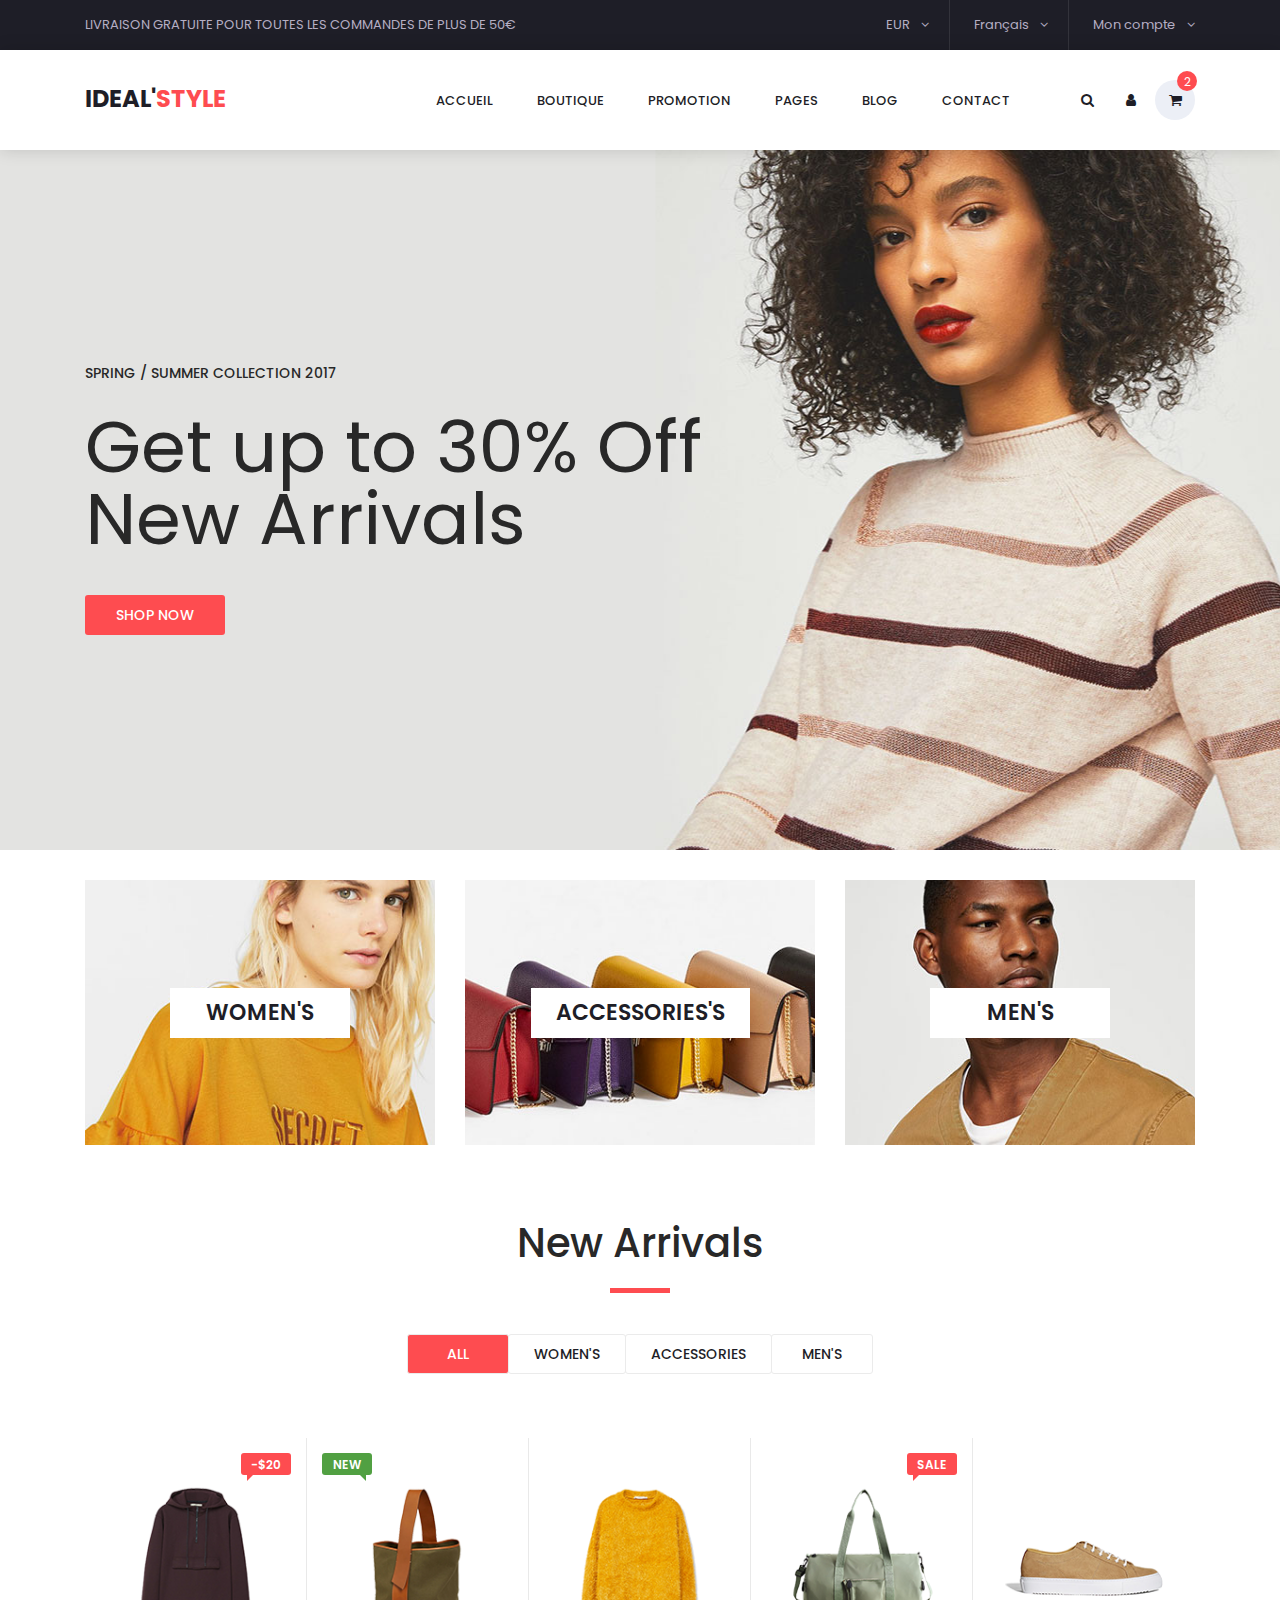
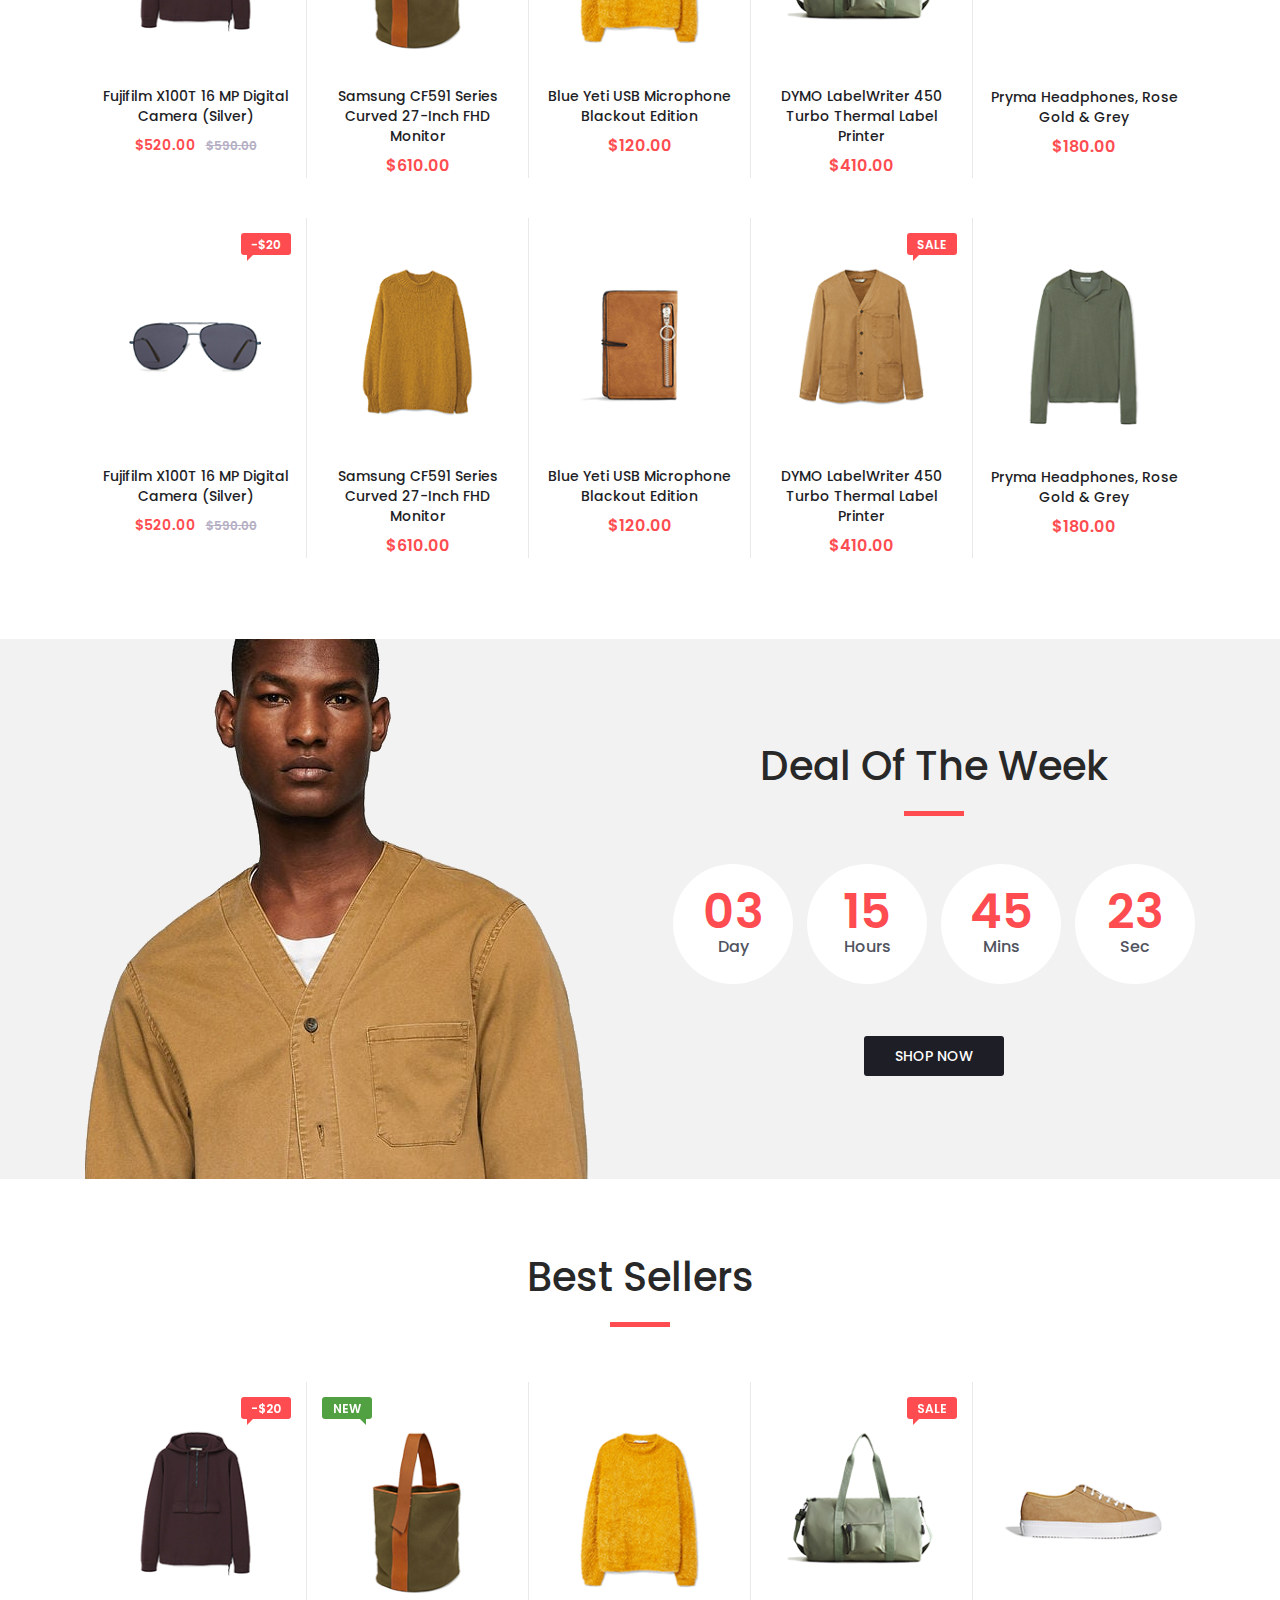
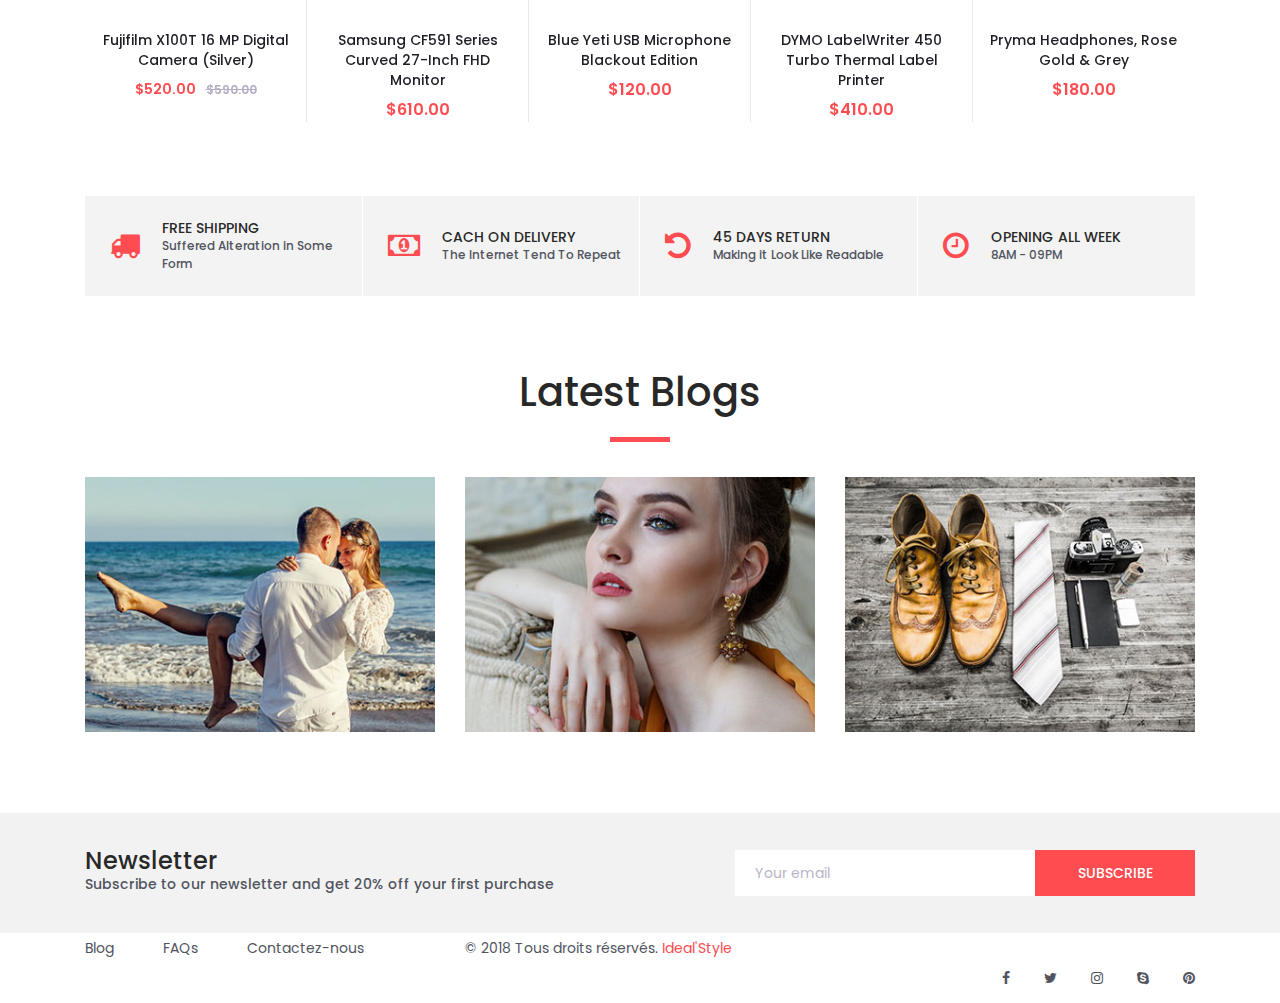
<file: Front/index.html>
<!DOCTYPE html>
<html lang="fr">
<head>
<title>Ideal'Style</title>
<meta charset="utf-8">
<meta http-equiv="X-UA-Compatible" content="IE=edge">
<meta name="description" content="Colo Shop Template">
<meta name="viewport" content="width=device-width, initial-scale=1">
<link rel="stylesheet" type="text/css" href="styles/bootstrap4/bootstrap.min.css">
<link href="plugins/font-awesome-4.7.0/css/font-awesome.min.css" rel="stylesheet" type="text/css">
<link rel="stylesheet" type="text/css" href="plugins/OwlCarousel2-2.2.1/owl.carousel.css">
<link rel="stylesheet" type="text/css" href="plugins/OwlCarousel2-2.2.1/owl.theme.default.css">
<link rel="stylesheet" type="text/css" href="plugins/OwlCarousel2-2.2.1/animate.css">
<link rel="stylesheet" type="text/css" href="styles/main_styles.css">
<link rel="stylesheet" type="text/css" href="styles/responsive.css">
<link rel="stylesheet" type="text/css" href="styles/footer.css">
</head>

<body>

<div class="super_container">

	<!-- Header -->

	<header class="header trans_300">

		<!-- Top Navigation -->

		<div class="top_nav">
			<div class="container">
				<div class="row">
					<div class="col-md-6">
						<div class="top_nav_left">LIVRAISON GRATUITE POUR TOUTES LES COMMANDES DE PLUS DE 50€</div>
					</div>
					<div class="col-md-6 text-right">
						<div class="top_nav_right">
							<ul class="top_nav_menu">

								<!-- Currency / Language / My Account -->

								<li class="currency">
									<a href="#">
										eur
										<i class="fa fa-angle-down"></i>
									</a>
									<ul class="currency_selection">
										<li><a href="#">usd</a></li>
										<li><a href="#">cad</a></li>
										<li><a href="#">gbp</a></li>
									</ul>
								</li>
								<li class="language">
									<a href="#">
										Français
										<i class="fa fa-angle-down"></i>
									</a>
									<ul class="language_selection">
										<li><a href="#">Anglais</a></li>
										<li><a href="#">Italien</a></li>
										<li><a href="#">Allemand</a></li>
										<li><a href="#">Espagnol</a></li>
									</ul>
								</li>
								<li class="account">
									<a href="#">
										Mon compte
										<i class="fa fa-angle-down"></i>
									</a>
									<ul class="account_selection">
										<li><a href="#"><i class="fa fa-sign-in" aria-hidden="true"></i>Se connecter</a></li>
										<li><a href="#"><i class="fa fa-user-plus" aria-hidden="true"></i>S'enregistrer</a></li>
									</ul>
								</li>
							</ul>
						</div>
					</div>
				</div>
			</div>
		</div>

		<!-- Main Navigation -->

		<div class="main_nav_container">
			<div class="container">
				<div class="row">
					<div class="col-lg-12 text-right">
						<div class="logo_container">
							<a href="index.html">Ideal'<span>Style</span></a>
						</div>
						<nav class="navbar">
							<ul class="navbar_menu">
								<li><a href="index.html">Accueil</a></li>
								<li><a href="#">Boutique</a></li>
								<li><a href="#">promotion</a></li>
								<li><a href="#">pages</a></li>
								<li><a href="#">blog</a></li>
								<li><a href="contact.html">contact</a></li>
							</ul>
							<ul class="navbar_user">
								<li><a href="#"><i class="fa fa-search" aria-hidden="true"></i></a></li>
								<li><a href="#"><i class="fa fa-user" aria-hidden="true"></i></a></li>
								<li class="checkout">
									<a href="#">
										<i class="fa fa-shopping-cart" aria-hidden="true"></i>
										<span id="checkout_items" class="checkout_items">2</span>
									</a>
								</li>
							</ul>
							<div class="hamburger_container">
								<i class="fa fa-bars" aria-hidden="true"></i>
							</div>
						</nav>
					</div>
				</div>
			</div>
		</div>

	</header>

	<div class="fs_menu_overlay"></div>
	<div class="hamburger_menu">
		<div class="hamburger_close"><i class="fa fa-times" aria-hidden="true"></i></div>
		<div class="hamburger_menu_content text-right">
			<ul class="menu_top_nav">
				<li class="menu_item has-children">
					<a href="#">
						usd
						<i class="fa fa-angle-down"></i>
					</a>
					<ul class="menu_selection">
						<li><a href="#">cad</a></li>
						<li><a href="#">aud</a></li>
						<li><a href="#">eur</a></li>
						<li><a href="#">gbp</a></li>
					</ul>
				</li>
				<li class="menu_item has-children">
					<a href="#">
						English
						<i class="fa fa-angle-down"></i>
					</a>
					<ul class="menu_selection">
						<li><a href="#">French</a></li>
						<li><a href="#">Italian</a></li>
						<li><a href="#">German</a></li>
						<li><a href="#">Spanish</a></li>
					</ul>
				</li>
				<li class="menu_item has-children">
					<a href="#">
						My Account
						<i class="fa fa-angle-down"></i>
					</a>
					<ul class="menu_selection">
						<li><a href="#"><i class="fa fa-sign-in" aria-hidden="true"></i>Sign In</a></li>
						<li><a href="#"><i class="fa fa-user-plus" aria-hidden="true"></i>Register</a></li>
					</ul>
				</li>
				<li class="menu_item"><a href="#">home</a></li>
				<li class="menu_item"><a href="#">shop</a></li>
				<li class="menu_item"><a href="#">promotion</a></li>
				<li class="menu_item"><a href="#">pages</a></li>
				<li class="menu_item"><a href="#">blog</a></li>
				<li class="menu_item"><a href="#">contact</a></li>
			</ul>
		</div>
	</div>

	<!-- Slider -->

	<div class="main_slider" style="background-image:url(images/slider_1.jpg)">
		<div class="container fill_height">
			<div class="row align-items-center fill_height">
				<div class="col">
					<div class="main_slider_content">
						<h6>Spring / Summer Collection 2017</h6>
						<h1>Get up to 30% Off New Arrivals</h1>
						<div class="red_button shop_now_button"><a href="#">shop now</a></div>
					</div>
				</div>
			</div>
		</div>
	</div>

	<!-- Banner -->

	<div class="banner">
		<div class="container">
			<div class="row">
				<div class="col-md-4">
					<div class="banner_item align-items-center" style="background-image:url(images/banner_1.jpg)">
						<div class="banner_category">
							<a href="categories.html">women's</a>
						</div>
					</div>
				</div>
				<div class="col-md-4">
					<div class="banner_item align-items-center" style="background-image:url(images/banner_2.jpg)">
						<div class="banner_category">
							<a href="categories.html">accessories's</a>
						</div>
					</div>
				</div>
				<div class="col-md-4">
					<div class="banner_item align-items-center" style="background-image:url(images/banner_3.jpg)">
						<div class="banner_category">
							<a href="categories.html">men's</a>
						</div>
					</div>
				</div>
			</div>
		</div>
	</div>

	<!-- New Arrivals -->

	<div class="new_arrivals">
		<div class="container">
			<div class="row">
				<div class="col text-center">
					<div class="section_title new_arrivals_title">
						<h2>New Arrivals</h2>
					</div>
				</div>
			</div>
			<div class="row align-items-center">
				<div class="col text-center">
					<div class="new_arrivals_sorting">
						<ul class="arrivals_grid_sorting clearfix button-group filters-button-group">
							<li class="grid_sorting_button button d-flex flex-column justify-content-center align-items-center active is-checked" data-filter="*">all</li>
							<li class="grid_sorting_button button d-flex flex-column justify-content-center align-items-center" data-filter=".women">women's</li>
							<li class="grid_sorting_button button d-flex flex-column justify-content-center align-items-center" data-filter=".accessories">accessories</li>
							<li class="grid_sorting_button button d-flex flex-column justify-content-center align-items-center" data-filter=".men">men's</li>
						</ul>
					</div>
				</div>
			</div>
			<div class="row">
				<div class="col">
					<div class="product-grid" data-isotope='{ "itemSelector": ".product-item", "layoutMode": "fitRows" }'>

						<!-- Product 1 -->

						<div class="product-item men">
							<div class="product discount product_filter">
								<div class="product_image">
									<img src="images/product_1.png" alt="">
								</div>
								<div class="favorite favorite_left"></div>
								<div class="product_bubble product_bubble_right product_bubble_red d-flex flex-column align-items-center"><span>-$20</span></div>
								<div class="product_info">
									<h6 class="product_name"><a href="single.html">Fujifilm X100T 16 MP Digital Camera (Silver)</a></h6>
									<div class="product_price">$520.00<span>$590.00</span></div>
								</div>
							</div>
							<div class="red_button add_to_cart_button"><a href="#">add to cart</a></div>
						</div>

						<!-- Product 2 -->

						<div class="product-item women">
							<div class="product product_filter">
								<div class="product_image">
									<img src="images/product_2.png" alt="">
								</div>
								<div class="favorite"></div>
								<div class="product_bubble product_bubble_left product_bubble_green d-flex flex-column align-items-center"><span>new</span></div>
								<div class="product_info">
									<h6 class="product_name"><a href="single.html">Samsung CF591 Series Curved 27-Inch FHD Monitor</a></h6>
									<div class="product_price">$610.00</div>
								</div>
							</div>
							<div class="red_button add_to_cart_button"><a href="#">add to cart</a></div>
						</div>

						<!-- Product 3 -->

						<div class="product-item women">
							<div class="product product_filter">
								<div class="product_image">
									<img src="images/product_3.png" alt="">
								</div>
								<div class="favorite"></div>
								<div class="product_info">
									<h6 class="product_name"><a href="single.html">Blue Yeti USB Microphone Blackout Edition</a></h6>
									<div class="product_price">$120.00</div>
								</div>
							</div>
							<div class="red_button add_to_cart_button"><a href="#">add to cart</a></div>
						</div>

						<!-- Product 4 -->

						<div class="product-item accessories">
							<div class="product product_filter">
								<div class="product_image">
									<img src="images/product_4.png" alt="">
								</div>
								<div class="product_bubble product_bubble_right product_bubble_red d-flex flex-column align-items-center"><span>sale</span></div>
								<div class="favorite favorite_left"></div>
								<div class="product_info">
									<h6 class="product_name"><a href="single.html">DYMO LabelWriter 450 Turbo Thermal Label Printer</a></h6>
									<div class="product_price">$410.00</div>
								</div>
							</div>
							<div class="red_button add_to_cart_button"><a href="#">add to cart</a></div>
						</div>

						<!-- Product 5 -->

						<div class="product-item women men">
							<div class="product product_filter">
								<div class="product_image">
									<img src="images/product_5.png" alt="">
								</div>
								<div class="favorite"></div>
								<div class="product_info">
									<h6 class="product_name"><a href="single.html">Pryma Headphones, Rose Gold & Grey</a></h6>
									<div class="product_price">$180.00</div>
								</div>
							</div>
							<div class="red_button add_to_cart_button"><a href="#">add to cart</a></div>
						</div>

						<!-- Product 6 -->

						<div class="product-item accessories">
							<div class="product discount product_filter">
								<div class="product_image">
									<img src="images/product_6.png" alt="">
								</div>
								<div class="favorite favorite_left"></div>
								<div class="product_bubble product_bubble_right product_bubble_red d-flex flex-column align-items-center"><span>-$20</span></div>
								<div class="product_info">
									<h6 class="product_name"><a href="#single.html">Fujifilm X100T 16 MP Digital Camera (Silver)</a></h6>
									<div class="product_price">$520.00<span>$590.00</span></div>
								</div>
							</div>
							<div class="red_button add_to_cart_button"><a href="#">add to cart</a></div>
						</div>

						<!-- Product 7 -->

						<div class="product-item women">
							<div class="product product_filter">
								<div class="product_image">
									<img src="images/product_7.png" alt="">
								</div>
								<div class="favorite"></div>
								<div class="product_info">
									<h6 class="product_name"><a href="single.html">Samsung CF591 Series Curved 27-Inch FHD Monitor</a></h6>
									<div class="product_price">$610.00</div>
								</div>
							</div>
							<div class="red_button add_to_cart_button"><a href="#">add to cart</a></div>
						</div>

						<!-- Product 8 -->

						<div class="product-item accessories">
							<div class="product product_filter">
								<div class="product_image">
									<img src="images/product_8.png" alt="">
								</div>
								<div class="favorite"></div>
								<div class="product_info">
									<h6 class="product_name"><a href="single.html">Blue Yeti USB Microphone Blackout Edition</a></h6>
									<div class="product_price">$120.00</div>
								</div>
							</div>
							<div class="red_button add_to_cart_button"><a href="#">add to cart</a></div>
						</div>

						<!-- Product 9 -->

						<div class="product-item men">
							<div class="product product_filter">
								<div class="product_image">
									<img src="images/product_9.png" alt="">
								</div>
								<div class="product_bubble product_bubble_right product_bubble_red d-flex flex-column align-items-center"><span>sale</span></div>
								<div class="favorite favorite_left"></div>
								<div class="product_info">
									<h6 class="product_name"><a href="single.html">DYMO LabelWriter 450 Turbo Thermal Label Printer</a></h6>
									<div class="product_price">$410.00</div>
								</div>
							</div>
							<div class="red_button add_to_cart_button"><a href="#">add to cart</a></div>
						</div>

						<!-- Product 10 -->

						<div class="product-item men">
							<div class="product product_filter">
								<div class="product_image">
									<img src="images/product_10.png" alt="">
								</div>
								<div class="favorite"></div>
								<div class="product_info">
									<h6 class="product_name"><a href="single.html">Pryma Headphones, Rose Gold & Grey</a></h6>
									<div class="product_price">$180.00</div>
								</div>
							</div>
							<div class="red_button add_to_cart_button"><a href="#">add to cart</a></div>
						</div>
					</div>
				</div>
			</div>
		</div>
	</div>

	<!-- Deal of the week -->

	<div class="deal_ofthe_week">
		<div class="container">
			<div class="row align-items-center">
				<div class="col-lg-6">
					<div class="deal_ofthe_week_img">
						<img src="images/deal_ofthe_week.png" alt="">
					</div>
				</div>
				<div class="col-lg-6 text-right deal_ofthe_week_col">
					<div class="deal_ofthe_week_content d-flex flex-column align-items-center float-right">
						<div class="section_title">
							<h2>Deal Of The Week</h2>
						</div>
						<ul class="timer">
							<li class="d-inline-flex flex-column justify-content-center align-items-center">
								<div id="day" class="timer_num">03</div>
								<div class="timer_unit">Day</div>
							</li>
							<li class="d-inline-flex flex-column justify-content-center align-items-center">
								<div id="hour" class="timer_num">15</div>
								<div class="timer_unit">Hours</div>
							</li>
							<li class="d-inline-flex flex-column justify-content-center align-items-center">
								<div id="minute" class="timer_num">45</div>
								<div class="timer_unit">Mins</div>
							</li>
							<li class="d-inline-flex flex-column justify-content-center align-items-center">
								<div id="second" class="timer_num">23</div>
								<div class="timer_unit">Sec</div>
							</li>
						</ul>
						<div class="red_button deal_ofthe_week_button"><a href="#">shop now</a></div>
					</div>
				</div>
			</div>
		</div>
	</div>

	<!-- Best Sellers -->

	<div class="best_sellers">
		<div class="container">
			<div class="row">
				<div class="col text-center">
					<div class="section_title new_arrivals_title">
						<h2>Best Sellers</h2>
					</div>
				</div>
			</div>
			<div class="row">
				<div class="col">
					<div class="product_slider_container">
						<div class="owl-carousel owl-theme product_slider">

							<!-- Slide 1 -->

							<div class="owl-item product_slider_item">
								<div class="product-item">
									<div class="product discount">
										<div class="product_image">
											<img src="images/product_1.png" alt="">
										</div>
										<div class="favorite favorite_left"></div>
										<div class="product_bubble product_bubble_right product_bubble_red d-flex flex-column align-items-center"><span>-$20</span></div>
										<div class="product_info">
											<h6 class="product_name"><a href="single.html">Fujifilm X100T 16 MP Digital Camera (Silver)</a></h6>
											<div class="product_price">$520.00<span>$590.00</span></div>
										</div>
									</div>
								</div>
							</div>

							<!-- Slide 2 -->

							<div class="owl-item product_slider_item">
								<div class="product-item women">
									<div class="product">
										<div class="product_image">
											<img src="images/product_2.png" alt="">
										</div>
										<div class="favorite"></div>
										<div class="product_bubble product_bubble_left product_bubble_green d-flex flex-column align-items-center"><span>new</span></div>
										<div class="product_info">
											<h6 class="product_name"><a href="single.html">Samsung CF591 Series Curved 27-Inch FHD Monitor</a></h6>
											<div class="product_price">$610.00</div>
										</div>
									</div>
								</div>
							</div>

							<!-- Slide 3 -->

							<div class="owl-item product_slider_item">
								<div class="product-item women">
									<div class="product">
										<div class="product_image">
											<img src="images/product_3.png" alt="">
										</div>
										<div class="favorite"></div>
										<div class="product_info">
											<h6 class="product_name"><a href="single.html">Blue Yeti USB Microphone Blackout Edition</a></h6>
											<div class="product_price">$120.00</div>
										</div>
									</div>
								</div>
							</div>

							<!-- Slide 4 -->

							<div class="owl-item product_slider_item">
								<div class="product-item accessories">
									<div class="product">
										<div class="product_image">
											<img src="images/product_4.png" alt="">
										</div>
										<div class="product_bubble product_bubble_right product_bubble_red d-flex flex-column align-items-center"><span>sale</span></div>
										<div class="favorite favorite_left"></div>
										<div class="product_info">
											<h6 class="product_name"><a href="single.html">DYMO LabelWriter 450 Turbo Thermal Label Printer</a></h6>
											<div class="product_price">$410.00</div>
										</div>
									</div>
								</div>
							</div>

							<!-- Slide 5 -->

							<div class="owl-item product_slider_item">
								<div class="product-item women men">
									<div class="product">
										<div class="product_image">
											<img src="images/product_5.png" alt="">
										</div>
										<div class="favorite"></div>
										<div class="product_info">
											<h6 class="product_name"><a href="single.html">Pryma Headphones, Rose Gold & Grey</a></h6>
											<div class="product_price">$180.00</div>
										</div>
									</div>
								</div>
							</div>

							<!-- Slide 6 -->

							<div class="owl-item product_slider_item">
								<div class="product-item accessories">
									<div class="product discount">
										<div class="product_image">
											<img src="images/product_6.png" alt="">
										</div>
										<div class="favorite favorite_left"></div>
										<div class="product_bubble product_bubble_right product_bubble_red d-flex flex-column align-items-center"><span>-$20</span></div>
										<div class="product_info">
											<h6 class="product_name"><a href="single.html">Fujifilm X100T 16 MP Digital Camera (Silver)</a></h6>
											<div class="product_price">$520.00<span>$590.00</span></div>
										</div>
									</div>
								</div>
							</div>

							<!-- Slide 7 -->

							<div class="owl-item product_slider_item">
								<div class="product-item women">
									<div class="product">
										<div class="product_image">
											<img src="images/product_7.png" alt="">
										</div>
										<div class="favorite"></div>
										<div class="product_info">
											<h6 class="product_name"><a href="single.html">Samsung CF591 Series Curved 27-Inch FHD Monitor</a></h6>
											<div class="product_price">$610.00</div>
										</div>
									</div>
								</div>
							</div>

							<!-- Slide 8 -->

							<div class="owl-item product_slider_item">
								<div class="product-item accessories">
									<div class="product">
										<div class="product_image">
											<img src="images/product_8.png" alt="">
										</div>
										<div class="favorite"></div>
										<div class="product_info">
											<h6 class="product_name"><a href="single.html">Blue Yeti USB Microphone Blackout Edition</a></h6>
											<div class="product_price">$120.00</div>
										</div>
									</div>
								</div>
							</div>

							<!-- Slide 9 -->

							<div class="owl-item product_slider_item">
								<div class="product-item men">
									<div class="product">
										<div class="product_image">
											<img src="images/product_9.png" alt="">
										</div>
										<div class="product_bubble product_bubble_right product_bubble_red d-flex flex-column align-items-center"><span>sale</span></div>
										<div class="favorite favorite_left"></div>
										<div class="product_info">
											<h6 class="product_name"><a href="single.html">DYMO LabelWriter 450 Turbo Thermal Label Printer</a></h6>
											<div class="product_price">$410.00</div>
										</div>
									</div>
								</div>
							</div>

							<!-- Slide 10 -->

							<div class="owl-item product_slider_item">
								<div class="product-item men">
									<div class="product">
										<div class="product_image">
											<img src="images/product_10.png" alt="">
										</div>
										<div class="favorite"></div>
										<div class="product_info">
											<h6 class="product_name"><a href="single.html">Pryma Headphones, Rose Gold & Grey</a></h6>
											<div class="product_price">$180.00</div>
										</div>
									</div>
								</div>
							</div>
						</div>

						<!-- Slider Navigation -->

						<div class="product_slider_nav_left product_slider_nav d-flex align-items-center justify-content-center flex-column">
							<i class="fa fa-chevron-left" aria-hidden="true"></i>
						</div>
						<div class="product_slider_nav_right product_slider_nav d-flex align-items-center justify-content-center flex-column">
							<i class="fa fa-chevron-right" aria-hidden="true"></i>
						</div>
					</div>
				</div>
			</div>
		</div>
	</div>

	<!-- Benefit -->

	<div class="benefit">
		<div class="container">
			<div class="row benefit_row">
				<div class="col-lg-3 benefit_col">
					<div class="benefit_item d-flex flex-row align-items-center">
						<div class="benefit_icon"><i class="fa fa-truck" aria-hidden="true"></i></div>
						<div class="benefit_content">
							<h6>free shipping</h6>
							<p>Suffered Alteration in Some Form</p>
						</div>
					</div>
				</div>
				<div class="col-lg-3 benefit_col">
					<div class="benefit_item d-flex flex-row align-items-center">
						<div class="benefit_icon"><i class="fa fa-money" aria-hidden="true"></i></div>
						<div class="benefit_content">
							<h6>cach on delivery</h6>
							<p>The Internet Tend To Repeat</p>
						</div>
					</div>
				</div>
				<div class="col-lg-3 benefit_col">
					<div class="benefit_item d-flex flex-row align-items-center">
						<div class="benefit_icon"><i class="fa fa-undo" aria-hidden="true"></i></div>
						<div class="benefit_content">
							<h6>45 days return</h6>
							<p>Making it Look Like Readable</p>
						</div>
					</div>
				</div>
				<div class="col-lg-3 benefit_col">
					<div class="benefit_item d-flex flex-row align-items-center">
						<div class="benefit_icon"><i class="fa fa-clock-o" aria-hidden="true"></i></div>
						<div class="benefit_content">
							<h6>opening all week</h6>
							<p>8AM - 09PM</p>
						</div>
					</div>
				</div>
			</div>
		</div>
	</div>

	<!-- Blogs -->

	<div class="blogs">
		<div class="container">
			<div class="row">
				<div class="col text-center">
					<div class="section_title">
						<h2>Latest Blogs</h2>
					</div>
				</div>
			</div>
			<div class="row blogs_container">
				<div class="col-lg-4 blog_item_col">
					<div class="blog_item">
						<div class="blog_background" style="background-image:url(images/blog_1.jpg)"></div>
						<div class="blog_content d-flex flex-column align-items-center justify-content-center text-center">
							<h4 class="blog_title">Here are the trends I see coming this fall</h4>
							<span class="blog_meta">by admin | dec 01, 2017</span>
							<a class="blog_more" href="#">Read more</a>
						</div>
					</div>
				</div>
				<div class="col-lg-4 blog_item_col">
					<div class="blog_item">
						<div class="blog_background" style="background-image:url(images/blog_2.jpg)"></div>
						<div class="blog_content d-flex flex-column align-items-center justify-content-center text-center">
							<h4 class="blog_title">Here are the trends I see coming this fall</h4>
							<span class="blog_meta">by admin | dec 01, 2017</span>
							<a class="blog_more" href="#">Read more</a>
						</div>
					</div>
				</div>
				<div class="col-lg-4 blog_item_col">
					<div class="blog_item">
						<div class="blog_background" style="background-image:url(images/blog_3.jpg)"></div>
						<div class="blog_content d-flex flex-column align-items-center justify-content-center text-center">
							<h4 class="blog_title">Here are the trends I see coming this fall</h4>
							<span class="blog_meta">by admin | dec 01, 2017</span>
							<a class="blog_more" href="#">Read more</a>
						</div>
					</div>
				</div>
			</div>
		</div>
	</div>

	<!-- Newsletter -->

	<div class="newsletter">
		<div class="container">
			<div class="row">
				<div class="col-lg-6">
					<div class="newsletter_text d-flex flex-column justify-content-center align-items-lg-start align-items-md-center text-center">
						<h4>Newsletter</h4>
						<p>Subscribe to our newsletter and get 20% off your first purchase</p>
					</div>
				</div>
				<div class="col-lg-6">
					<form action="post">
						<div class="newsletter_form d-flex flex-md-row flex-column flex-xs-column align-items-center justify-content-lg-end justify-content-center">
							<input id="newsletter_email" type="email" placeholder="Your email" required="required" data-error="Valid email is required.">
							<button id="newsletter_submit" type="submit" class="newsletter_submit_btn trans_300" value="Submit">subscribe</button>
						</div>
					</form>
				</div>
			</div>
		</div>
	</div>

	<!-- Footer -->

	<footer class="footer">
		<div class="container">
			<div class="row">
				<div class="col-lg-4">
					<div class="footer_nav_container d-flex flex-sm-row flex-column align-items-center justify-content-lg-start justify-content-center text-center">
						<ul class="footer_nav">
							<li><a href="#">Blog</a></li>
							<li><a href="#">FAQs</a></li>
							<li><a href="contact.html">Contactez-nous</a></li>
						</ul>
					</div>
				</div>
				<div class="col-lg-4">
					<div class="cr">© 2018 Tous droits réservés. <a href="https://idealstyle.com/">Ideal'Style</a></div>

				</div>

				<div class="col-lg-4">
					<div class="footer_social d-flex flex-row align-items-center justify-content-lg-end justify-content-center">
						<ul>
							<li><a href="#"><i class="fa fa-facebook" aria-hidden="true"></i></a></li>
							<li><a href="#"><i class="fa fa-twitter" aria-hidden="true"></i></a></li>
							<li><a href="#"><i class="fa fa-instagram" aria-hidden="true"></i></a></li>
							<li><a href="#"><i class="fa fa-skype" aria-hidden="true"></i></a></li>
							<li><a href="#"><i class="fa fa-pinterest" aria-hidden="true"></i></a></li>
						</ul>
					</div>
				</div>
			</div>
		</div>
		<div class="container">
			<div class="row">
				<div class="col-lg-4">
					<div class="footer_nav_container d-flex flex-sm-row flex-column align-items-center justify-content-lg-start justify-content-center text-center">
						<ul class="footer_nav">
							<li><a href="#">Blog</a></li>
							<li><a href="#">FAQs</a></li>
							<li><a href="contact.html">Contactez-nous</a></li>
						</ul>
					</div>
				</div>
				<div class="col-lg-4">
					<div class="cr">©2018 Tous droits réservés.<i class="fa fa-heart-o" aria-hidden="true"></i> <a href="https://idealstyle.com/">Ideal'Style</a></div>

				</div>

				<div class="col-lg-4">
					<div class="footer_social d-flex flex-row align-items-center justify-content-lg-end justify-content-center">
						<ul>
							<li><a href="#"><i class="fa fa-facebook" aria-hidden="true"></i></a></li>
							<li><a href="#"><i class="fa fa-twitter" aria-hidden="true"></i></a></li>
							<li><a href="#"><i class="fa fa-instagram" aria-hidden="true"></i></a></li>
							<li><a href="#"><i class="fa fa-skype" aria-hidden="true"></i></a></li>
							<li><a href="#"><i class="fa fa-pinterest" aria-hidden="true"></i></a></li>
						</ul>
					</div>
				</div>
			</div>
		</div>a
	</footer>

</div>

<script src="js/jquery-3.2.1.min.js"></script>
<script src="styles/bootstrap4/popper.js"></script>
<script src="styles/bootstrap4/bootstrap.min.js"></script>
<script src="plugins/Isotope/isotope.pkgd.min.js"></script>
<script src="plugins/OwlCarousel2-2.2.1/owl.carousel.js"></script>
<script src="plugins/easing/easing.js"></script>
<script src="js/custom.js"></script>
</body>

</html>
</file>
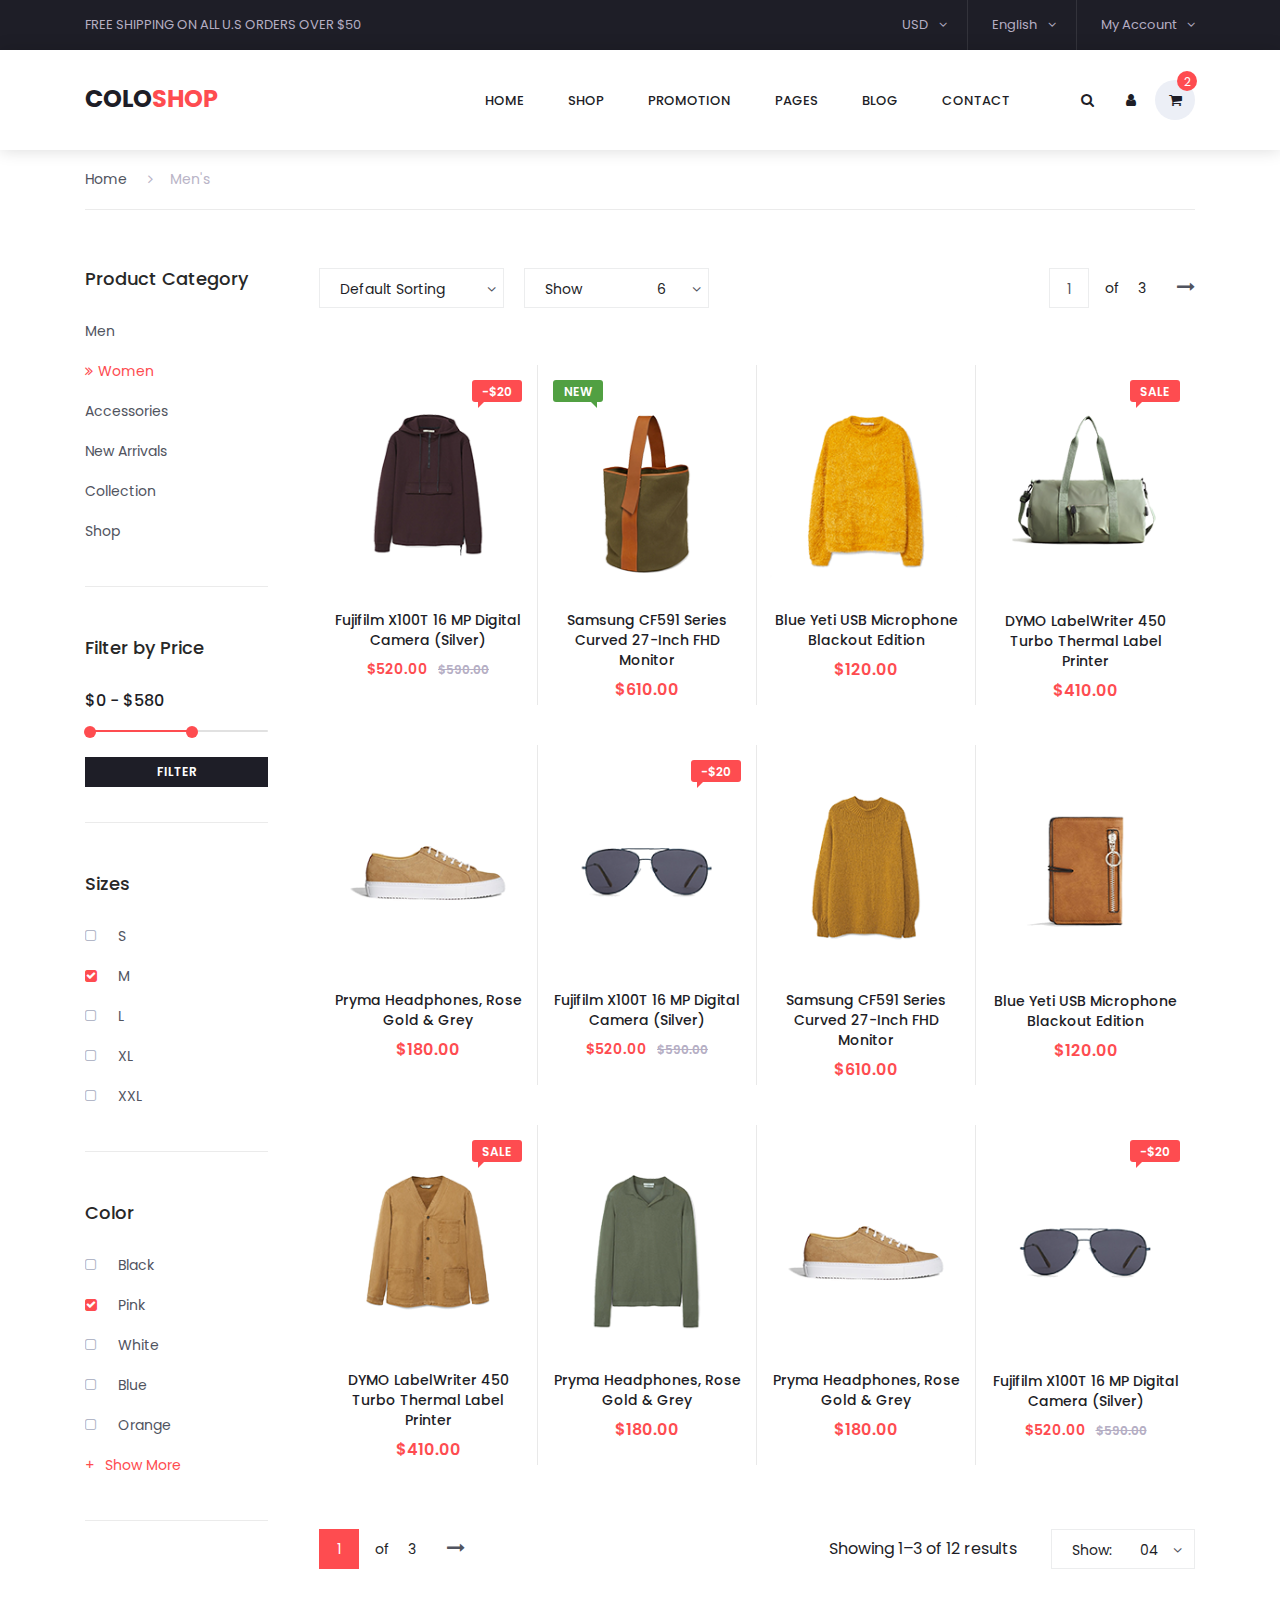
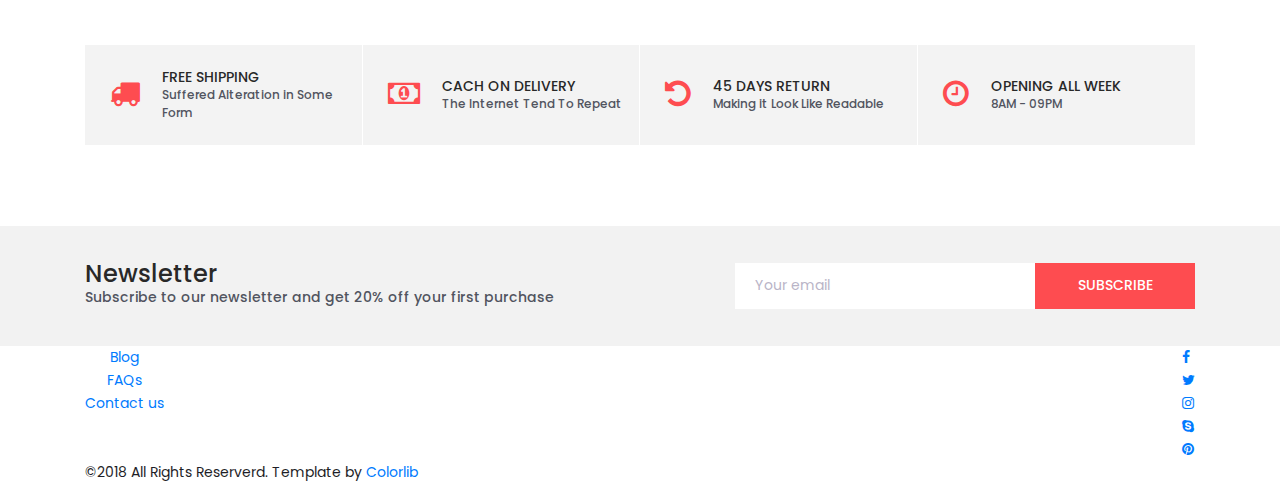
<file: Front/categories.html>
<!DOCTYPE html>
<html lang="en">
<head>
<title>Colo Shop Categories</title>
<meta charset="utf-8">
<meta http-equiv="X-UA-Compatible" content="IE=edge">
<meta name="description" content="Colo Shop Template">
<meta name="viewport" content="width=device-width, initial-scale=1">
<link rel="stylesheet" type="text/css" href="styles/bootstrap4/bootstrap.min.css">
<link href="plugins/font-awesome-4.7.0/css/font-awesome.min.css" rel="stylesheet" type="text/css">
<link rel="stylesheet" type="text/css" href="plugins/OwlCarousel2-2.2.1/owl.carousel.css">
<link rel="stylesheet" type="text/css" href="plugins/OwlCarousel2-2.2.1/owl.theme.default.css">
<link rel="stylesheet" type="text/css" href="plugins/OwlCarousel2-2.2.1/animate.css">
<link rel="stylesheet" type="text/css" href="plugins/jquery-ui-1.12.1.custom/jquery-ui.css">
<link rel="stylesheet" type="text/css" href="styles/categories_styles.css">
<link rel="stylesheet" type="text/css" href="styles/categories_responsive.css">
</head>

<body>

<div class="super_container">

	<!-- Header -->

	<header class="header trans_300">

		<!-- Top Navigation -->

		<div class="top_nav">
			<div class="container">
				<div class="row">
					<div class="col-md-6">
						<div class="top_nav_left">free shipping on all u.s orders over $50</div>
					</div>
					<div class="col-md-6 text-right">
						<div class="top_nav_right">
							<ul class="top_nav_menu">

								<!-- Currency / Language / My Account -->

								<li class="currency">
									<a href="#">
										usd
										<i class="fa fa-angle-down"></i>
									</a>
									<ul class="currency_selection">
										<li><a href="#">cad</a></li>
										<li><a href="#">aud</a></li>
										<li><a href="#">eur</a></li>
										<li><a href="#">gbp</a></li>
									</ul>
								</li>
								<li class="language">
									<a href="#">
										English
										<i class="fa fa-angle-down"></i>
									</a>
									<ul class="language_selection">
										<li><a href="#">French</a></li>
										<li><a href="#">Italian</a></li>
										<li><a href="#">German</a></li>
										<li><a href="#">Spanish</a></li>
									</ul>
								</li>
								<li class="account">
									<a href="#">
										My Account
										<i class="fa fa-angle-down"></i>
									</a>
									<ul class="account_selection">
										<li><a href="#"><i class="fa fa-sign-in" aria-hidden="true"></i>Sign In</a></li>
										<li><a href="#"><i class="fa fa-user-plus" aria-hidden="true"></i>Register</a></li>
									</ul>
								</li>
							</ul>
						</div>
					</div>
				</div>
			</div>
		</div>

		<!-- Main Navigation -->

		<div class="main_nav_container">
			<div class="container">
				<div class="row">
					<div class="col-lg-12 text-right">
						<div class="logo_container">
							<a href="#">colo<span>shop</span></a>
						</div>
						<nav class="navbar">
							<ul class="navbar_menu">
								<li><a href="index.html">home</a></li>
								<li><a href="#">shop</a></li>
								<li><a href="#">promotion</a></li>
								<li><a href="#">pages</a></li>
								<li><a href="#">blog</a></li>
								<li><a href="contact.html">contact</a></li>
							</ul>
							<ul class="navbar_user">
								<li><a href="#"><i class="fa fa-search" aria-hidden="true"></i></a></li>
								<li><a href="#"><i class="fa fa-user" aria-hidden="true"></i></a></li>
								<li class="checkout">
									<a href="#">
										<i class="fa fa-shopping-cart" aria-hidden="true"></i>
										<span id="checkout_items" class="checkout_items">2</span>
									</a>
								</li>
							</ul>
							<div class="hamburger_container">
								<i class="fa fa-bars" aria-hidden="true"></i>
							</div>
						</nav>
					</div>
				</div>
			</div>
		</div>

	</header>

	<div class="fs_menu_overlay"></div>

	<!-- Hamburger Menu -->

	<div class="hamburger_menu">
		<div class="hamburger_close"><i class="fa fa-times" aria-hidden="true"></i></div>
		<div class="hamburger_menu_content text-right">
			<ul class="menu_top_nav">
				<li class="menu_item has-children">
					<a href="#">
						usd
						<i class="fa fa-angle-down"></i>
					</a>
					<ul class="menu_selection">
						<li><a href="#">cad</a></li>
						<li><a href="#">aud</a></li>
						<li><a href="#">eur</a></li>
						<li><a href="#">gbp</a></li>
					</ul>
				</li>
				<li class="menu_item has-children">
					<a href="#">
						English
						<i class="fa fa-angle-down"></i>
					</a>
					<ul class="menu_selection">
						<li><a href="#">French</a></li>
						<li><a href="#">Italian</a></li>
						<li><a href="#">German</a></li>
						<li><a href="#">Spanish</a></li>
					</ul>
				</li>
				<li class="menu_item has-children">
					<a href="#">
						My Account
						<i class="fa fa-angle-down"></i>
					</a>
					<ul class="menu_selection">
						<li><a href="#"><i class="fa fa-sign-in" aria-hidden="true"></i>Sign In</a></li>
						<li><a href="#"><i class="fa fa-user-plus" aria-hidden="true"></i>Register</a></li>
					</ul>
				</li>
				<li class="menu_item"><a href="#">home</a></li>
				<li class="menu_item"><a href="#">shop</a></li>
				<li class="menu_item"><a href="#">promotion</a></li>
				<li class="menu_item"><a href="#">pages</a></li>
				<li class="menu_item"><a href="#">blog</a></li>
				<li class="menu_item"><a href="#">contact</a></li>
			</ul>
		</div>
	</div>

	<div class="container product_section_container">
		<div class="row">
			<div class="col product_section clearfix">

				<!-- Breadcrumbs -->

				<div class="breadcrumbs d-flex flex-row align-items-center">
					<ul>
						<li><a href="index.html">Home</a></li>
						<li class="active"><a href="index.html"><i class="fa fa-angle-right" aria-hidden="true"></i>Men's</a></li>
					</ul>
				</div>

				<!-- Sidebar -->

				<div class="sidebar">
					<div class="sidebar_section">
						<div class="sidebar_title">
							<h5>Product Category</h5>
						</div>
						<ul class="sidebar_categories">
							<li><a href="#">Men</a></li>
							<li class="active"><a href="#"><span><i class="fa fa-angle-double-right" aria-hidden="true"></i></span>Women</a></li>
							<li><a href="#">Accessories</a></li>
							<li><a href="#">New Arrivals</a></li>
							<li><a href="#">Collection</a></li>
							<li><a href="#">Shop</a></li>
						</ul>
					</div>

					<!-- Price Range Filtering -->
					<div class="sidebar_section">
						<div class="sidebar_title">
							<h5>Filter by Price</h5>
						</div>
						<p>
							<input type="text" id="amount" readonly style="border:0; color:#f6931f; font-weight:bold;">
						</p>
						<div id="slider-range"></div>
						<div class="filter_button"><span>filter</span></div>
					</div>

					<!-- Sizes -->
					<div class="sidebar_section">
						<div class="sidebar_title">
							<h5>Sizes</h5>
						</div>
						<ul class="checkboxes">
							<li><i class="fa fa-square-o" aria-hidden="true"></i><span>S</span></li>
							<li class="active"><i class="fa fa-square" aria-hidden="true"></i><span>M</span></li>
							<li><i class="fa fa-square-o" aria-hidden="true"></i><span>L</span></li>
							<li><i class="fa fa-square-o" aria-hidden="true"></i><span>XL</span></li>
							<li><i class="fa fa-square-o" aria-hidden="true"></i><span>XXL</span></li>
						</ul>
					</div>

					<!-- Color -->
					<div class="sidebar_section">
						<div class="sidebar_title">
							<h5>Color</h5>
						</div>
						<ul class="checkboxes">
							<li><i class="fa fa-square-o" aria-hidden="true"></i><span>Black</span></li>
							<li class="active"><i class="fa fa-square" aria-hidden="true"></i><span>Pink</span></li>
							<li><i class="fa fa-square-o" aria-hidden="true"></i><span>White</span></li>
							<li><i class="fa fa-square-o" aria-hidden="true"></i><span>Blue</span></li>
							<li><i class="fa fa-square-o" aria-hidden="true"></i><span>Orange</span></li>
							<li><i class="fa fa-square-o" aria-hidden="true"></i><span>White</span></li>
							<li><i class="fa fa-square-o" aria-hidden="true"></i><span>Blue</span></li>
							<li><i class="fa fa-square-o" aria-hidden="true"></i><span>Orange</span></li>
							<li><i class="fa fa-square-o" aria-hidden="true"></i><span>White</span></li>
							<li><i class="fa fa-square-o" aria-hidden="true"></i><span>Blue</span></li>
							<li><i class="fa fa-square-o" aria-hidden="true"></i><span>Orange</span></li>
						</ul>
						<div class="show_more">
							<span><span>+</span>Show More</span>
						</div>
					</div>

				</div>

				<!-- Main Content -->

				<div class="main_content">

					<!-- Products -->

					<div class="products_iso">
						<div class="row">
							<div class="col">

								<!-- Product Sorting -->

								<div class="product_sorting_container product_sorting_container_top">
									<ul class="product_sorting">
										<li>
											<span class="type_sorting_text">Default Sorting</span>
											<i class="fa fa-angle-down"></i>
											<ul class="sorting_type">
												<li class="type_sorting_btn" data-isotope-option='{ "sortBy": "original-order" }'><span>Default Sorting</span></li>
												<li class="type_sorting_btn" data-isotope-option='{ "sortBy": "price" }'><span>Price</span></li>
												<li class="type_sorting_btn" data-isotope-option='{ "sortBy": "name" }'><span>Product Name</span></li>
											</ul>
										</li>
										<li>
											<span>Show</span>
											<span class="num_sorting_text">6</span>
											<i class="fa fa-angle-down"></i>
											<ul class="sorting_num">
												<li class="num_sorting_btn"><span>6</span></li>
												<li class="num_sorting_btn"><span>12</span></li>
												<li class="num_sorting_btn"><span>24</span></li>
											</ul>
										</li>
									</ul>
									<div class="pages d-flex flex-row align-items-center">
										<div class="page_current">
											<span>1</span>
											<ul class="page_selection">
												<li><a href="#">1</a></li>
												<li><a href="#">2</a></li>
												<li><a href="#">3</a></li>
											</ul>
										</div>
										<div class="page_total"><span>of</span> 3</div>
										<div id="next_page" class="page_next"><a href="#"><i class="fa fa-long-arrow-right" aria-hidden="true"></i></a></div>
									</div>

								</div>

								<!-- Product Grid -->

								<div class="product-grid">

									<!-- Product 1 -->

									<div class="product-item men">
										<div class="product discount product_filter">
											<div class="product_image">
												<img src="images/product_1.png" alt="">
											</div>
											<div class="favorite favorite_left"></div>
											<div class="product_bubble product_bubble_right product_bubble_red d-flex flex-column align-items-center"><span>-$20</span></div>
											<div class="product_info">
												<h6 class="product_name"><a href="single.html">Fujifilm X100T 16 MP Digital Camera (Silver)</a></h6>
												<div class="product_price">$520.00<span>$590.00</span></div>
											</div>
										</div>
										<div class="red_button add_to_cart_button"><a href="#">add to cart</a></div>
									</div>

									<!-- Product 2 -->

									<div class="product-item women">
										<div class="product product_filter">
											<div class="product_image">
												<img src="images/product_2.png" alt="">
											</div>
											<div class="favorite"></div>
											<div class="product_bubble product_bubble_left product_bubble_green d-flex flex-column align-items-center"><span>new</span></div>
											<div class="product_info">
												<h6 class="product_name"><a href="single.html">Samsung CF591 Series Curved 27-Inch FHD Monitor</a></h6>
												<div class="product_price">$610.00</div>
											</div>
										</div>
										<div class="red_button add_to_cart_button"><a href="#">add to cart</a></div>
									</div>

									<!-- Product 3 -->

									<div class="product-item women">
										<div class="product product_filter">
											<div class="product_image">
												<img src="images/product_3.png" alt="">
											</div>
											<div class="favorite"></div>
											<div class="product_info">
												<h6 class="product_name"><a href="single.html">Blue Yeti USB Microphone Blackout Edition</a></h6>
												<div class="product_price">$120.00</div>
											</div>
										</div>
										<div class="red_button add_to_cart_button"><a href="#">add to cart</a></div>
									</div>

									<!-- Product 4 -->

									<div class="product-item accessories">
										<div class="product product_filter">
											<div class="product_image">
												<img src="images/product_4.png" alt="">
											</div>
											<div class="product_bubble product_bubble_right product_bubble_red d-flex flex-column align-items-center"><span>sale</span></div>
											<div class="favorite favorite_left"></div>
											<div class="product_info">
												<h6 class="product_name"><a href="single.html">DYMO LabelWriter 450 Turbo Thermal Label Printer</a></h6>
												<div class="product_price">$410.00</div>
											</div>
										</div>
										<div class="red_button add_to_cart_button"><a href="#">add to cart</a></div>
									</div>

									<!-- Product 5 -->

									<div class="product-item women men">
										<div class="product product_filter">
											<div class="product_image">
												<img src="images/product_5.png" alt="">
											</div>
											<div class="favorite"></div>
											<div class="product_info">
												<h6 class="product_name"><a href="single.html">Pryma Headphones, Rose Gold & Grey</a></h6>
												<div class="product_price">$180.00</div>
											</div>
										</div>
										<div class="red_button add_to_cart_button"><a href="#">add to cart</a></div>
									</div>

									<!-- Product 6 -->

									<div class="product-item accessories">
										<div class="product discount product_filter">
											<div class="product_image">
												<img src="images/product_6.png" alt="">
											</div>
											<div class="favorite favorite_left"></div>
											<div class="product_bubble product_bubble_right product_bubble_red d-flex flex-column align-items-center"><span>-$20</span></div>
											<div class="product_info">
												<h6 class="product_name"><a href="single.html">Fujifilm X100T 16 MP Digital Camera (Silver)</a></h6>
												<div class="product_price">$520.00<span>$590.00</span></div>
											</div>
										</div>
										<div class="red_button add_to_cart_button"><a href="#">add to cart</a></div>
									</div>

									<!-- Product 7 -->

									<div class="product-item women">
										<div class="product product_filter">
											<div class="product_image">
												<img src="images/product_7.png" alt="">
											</div>
											<div class="favorite"></div>
											<div class="product_info">
												<h6 class="product_name"><a href="single.html">Samsung CF591 Series Curved 27-Inch FHD Monitor</a></h6>
												<div class="product_price">$610.00</div>
											</div>
										</div>
										<div class="red_button add_to_cart_button"><a href="#">add to cart</a></div>
									</div>

									<!-- Product 8 -->

									<div class="product-item accessories">
										<div class="product product_filter">
											<div class="product_image">
												<img src="images/product_8.png" alt="">
											</div>
											<div class="favorite"></div>
											<div class="product_info">
												<h6 class="product_name"><a href="single.html">Blue Yeti USB Microphone Blackout Edition</a></h6>
												<div class="product_price">$120.00</div>
											</div>
										</div>
										<div class="red_button add_to_cart_button"><a href="#">add to cart</a></div>
									</div>

									<!-- Product 9 -->

									<div class="product-item men">
										<div class="product product_filter">
											<div class="product_image">
												<img src="images/product_9.png" alt="">
											</div>
											<div class="product_bubble product_bubble_right product_bubble_red d-flex flex-column align-items-center"><span>sale</span></div>
											<div class="favorite favorite_left"></div>
											<div class="product_info">
												<h6 class="product_name"><a href="single.html">DYMO LabelWriter 450 Turbo Thermal Label Printer</a></h6>
												<div class="product_price">$410.00</div>
											</div>
										</div>
										<div class="red_button add_to_cart_button"><a href="#">add to cart</a></div>
									</div>

									<!-- Product 10 -->

									<div class="product-item men">
										<div class="product product_filter">
											<div class="product_image">
												<img src="images/product_10.png" alt="">
											</div>
											<div class="favorite"></div>
											<div class="product_info">
												<h6 class="product_name"><a href="single.html">Pryma Headphones, Rose Gold & Grey</a></h6>
												<div class="product_price">$180.00</div>
											</div>
										</div>
										<div class="red_button add_to_cart_button"><a href="#">add to cart</a></div>
									</div>

									<!-- Product 11 -->

									<div class="product-item women men">
										<div class="product product_filter">
											<div class="product_image">
												<img src="images/product_5.png" alt="">
											</div>
											<div class="favorite"></div>
											<div class="product_info">
												<h6 class="product_name"><a href="single.html">Pryma Headphones, Rose Gold & Grey</a></h6>
												<div class="product_price">$180.00</div>
											</div>
										</div>
										<div class="red_button add_to_cart_button"><a href="#">add to cart</a></div>
									</div>

									<!-- Product 12 -->

									<div class="product-item accessories">
										<div class="product discount product_filter">
											<div class="product_image">
												<img src="images/product_6.png" alt="">
											</div>
											<div class="favorite favorite_left"></div>
											<div class="product_bubble product_bubble_right product_bubble_red d-flex flex-column align-items-center"><span>-$20</span></div>
											<div class="product_info">
												<h6 class="product_name"><a href="single.html">Fujifilm X100T 16 MP Digital Camera (Silver)</a></h6>
												<div class="product_price">$520.00<span>$590.00</span></div>
											</div>
										</div>
										<div class="red_button add_to_cart_button"><a href="#">add to cart</a></div>
									</div>
								</div>

								<!-- Product Sorting -->

								<div class="product_sorting_container product_sorting_container_bottom clearfix">
									<ul class="product_sorting">
										<li>
											<span>Show:</span>
											<span class="num_sorting_text">04</span>
											<i class="fa fa-angle-down"></i>
											<ul class="sorting_num">
												<li class="num_sorting_btn"><span>01</span></li>
												<li class="num_sorting_btn"><span>02</span></li>
												<li class="num_sorting_btn"><span>03</span></li>
												<li class="num_sorting_btn"><span>04</span></li>
											</ul>
										</li>
									</ul>
									<span class="showing_results">Showing 1–3 of 12 results</span>
									<div class="pages d-flex flex-row align-items-center">
										<div class="page_current">
											<span>1</span>
											<ul class="page_selection">
												<li><a href="#">1</a></li>
												<li><a href="#">2</a></li>
												<li><a href="#">3</a></li>
											</ul>
										</div>
										<div class="page_total"><span>of</span> 3</div>
										<div id="next_page_1" class="page_next"><a href="#"><i class="fa fa-long-arrow-right" aria-hidden="true"></i></a></div>
									</div>

								</div>

							</div>
						</div>
					</div>
				</div>
			</div>
		</div>
	</div>

	<!-- Benefit -->

	<div class="benefit">
		<div class="container">
			<div class="row benefit_row">
				<div class="col-lg-3 benefit_col">
					<div class="benefit_item d-flex flex-row align-items-center">
						<div class="benefit_icon"><i class="fa fa-truck" aria-hidden="true"></i></div>
						<div class="benefit_content">
							<h6>free shipping</h6>
							<p>Suffered Alteration in Some Form</p>
						</div>
					</div>
				</div>
				<div class="col-lg-3 benefit_col">
					<div class="benefit_item d-flex flex-row align-items-center">
						<div class="benefit_icon"><i class="fa fa-money" aria-hidden="true"></i></div>
						<div class="benefit_content">
							<h6>cach on delivery</h6>
							<p>The Internet Tend To Repeat</p>
						</div>
					</div>
				</div>
				<div class="col-lg-3 benefit_col">
					<div class="benefit_item d-flex flex-row align-items-center">
						<div class="benefit_icon"><i class="fa fa-undo" aria-hidden="true"></i></div>
						<div class="benefit_content">
							<h6>45 days return</h6>
							<p>Making it Look Like Readable</p>
						</div>
					</div>
				</div>
				<div class="col-lg-3 benefit_col">
					<div class="benefit_item d-flex flex-row align-items-center">
						<div class="benefit_icon"><i class="fa fa-clock-o" aria-hidden="true"></i></div>
						<div class="benefit_content">
							<h6>opening all week</h6>
							<p>8AM - 09PM</p>
						</div>
					</div>
				</div>
			</div>
		</div>
	</div>

	<!-- Newsletter -->

	<div class="newsletter">
		<div class="container">
			<div class="row">
				<div class="col-lg-6">
					<div class="newsletter_text d-flex flex-column justify-content-center align-items-lg-start align-items-md-center text-center">
						<h4>Newsletter</h4>
						<p>Subscribe to our newsletter and get 20% off your first purchase</p>
					</div>
				</div>
				<div class="col-lg-6">
					<div class="newsletter_form d-flex flex-md-row flex-column flex-xs-column align-items-center justify-content-lg-end justify-content-center">
						<input id="newsletter_email" type="email" placeholder="Your email" required="required" data-error="Valid email is required.">
						<button id="newsletter_submit" type="submit" class="newsletter_submit_btn trans_300" value="Submit">subscribe</button>
					</div>
				</div>
			</div>
		</div>
	</div>

	<!-- Footer -->

	<footer class="footer">
		<div class="container">
			<div class="row">
				<div class="col-lg-6">
					<div class="footer_nav_container d-flex flex-sm-row flex-column align-items-center justify-content-lg-start justify-content-center text-center">
						<ul class="footer_nav">
							<li><a href="#">Blog</a></li>
							<li><a href="#">FAQs</a></li>
							<li><a href="contact.html">Contact us</a></li>
						</ul>
					</div>
				</div>
				<div class="col-lg-6">
					<div class="footer_social d-flex flex-row align-items-center justify-content-lg-end justify-content-center">
						<ul>
							<li><a href="#"><i class="fa fa-facebook" aria-hidden="true"></i></a></li>
							<li><a href="#"><i class="fa fa-twitter" aria-hidden="true"></i></a></li>
							<li><a href="#"><i class="fa fa-instagram" aria-hidden="true"></i></a></li>
							<li><a href="#"><i class="fa fa-skype" aria-hidden="true"></i></a></li>
							<li><a href="#"><i class="fa fa-pinterest" aria-hidden="true"></i></a></li>
						</ul>
					</div>
				</div>
			</div>
			<div class="row">
				<div class="col-lg-12">
					<div class="footer_nav_container">
						<div class="cr">©2018 All Rights Reserverd. Template by <a href="#">Colorlib</a></div>
					</div>
				</div>
			</div>
		</div>
	</footer>

</div>

<script src="js/jquery-3.2.1.min.js"></script>
<script src="styles/bootstrap4/popper.js"></script>
<script src="styles/bootstrap4/bootstrap.min.js"></script>
<script src="plugins/Isotope/isotope.pkgd.min.js"></script>
<script src="plugins/OwlCarousel2-2.2.1/owl.carousel.js"></script>
<script src="plugins/easing/easing.js"></script>
<script src="plugins/jquery-ui-1.12.1.custom/jquery-ui.js"></script>
<script src="js/categories_custom.js"></script>
</body>

</html>
</file>
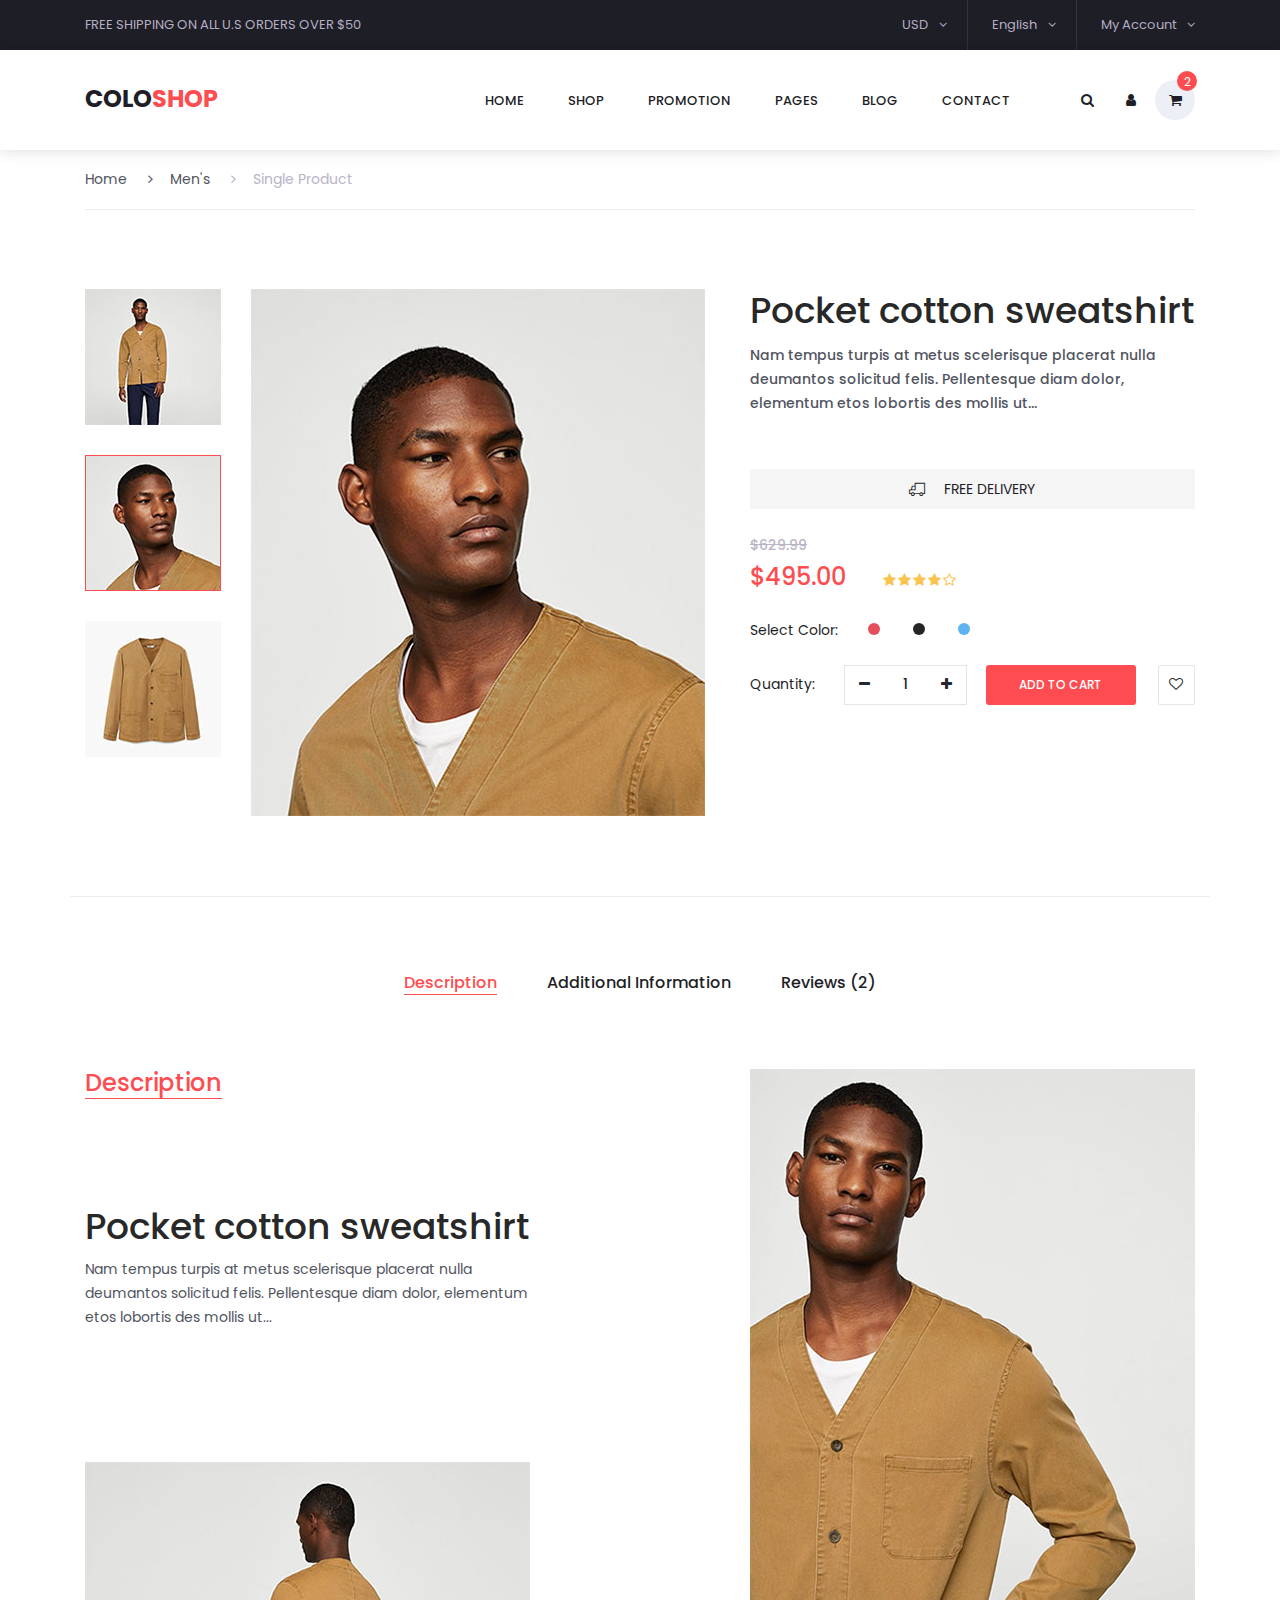
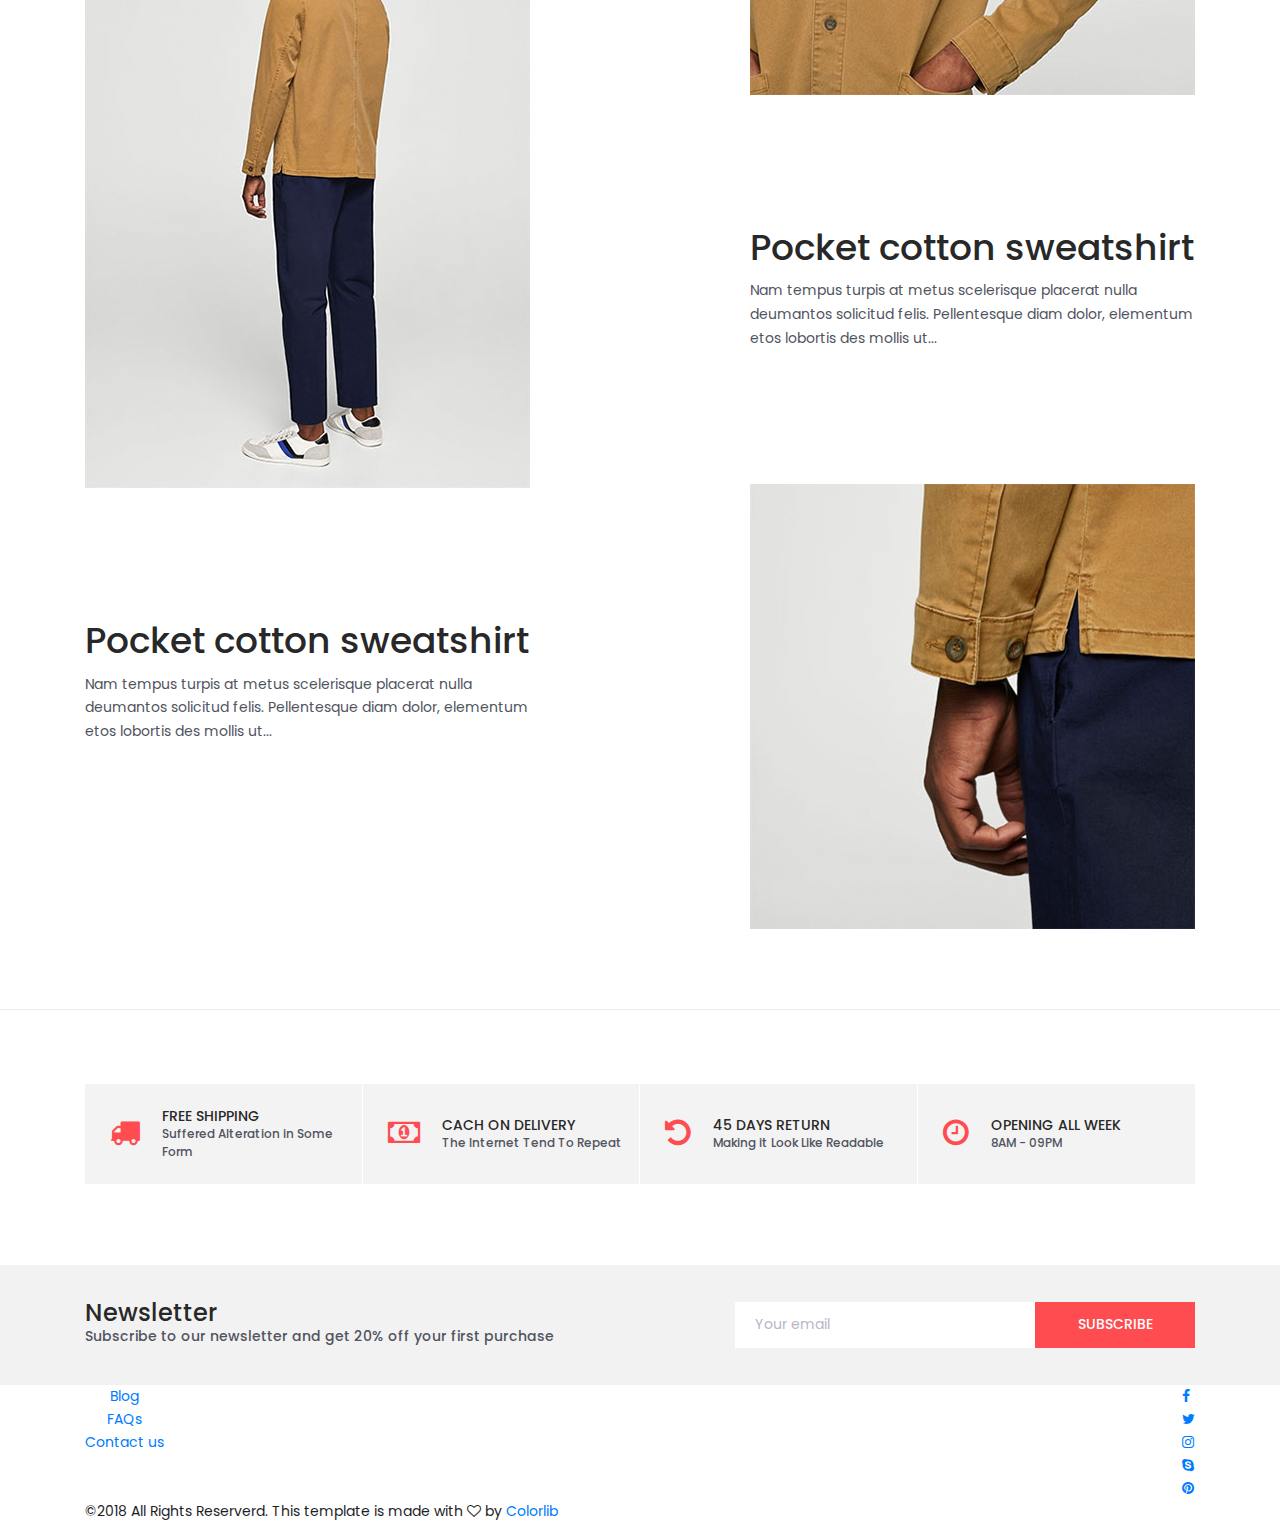
<file: Front/single.html>
<!DOCTYPE html>
<html lang="en">
<head>
<title>Single Product</title>
<meta charset="utf-8">
<meta http-equiv="X-UA-Compatible" content="IE=edge">
<meta name="description" content="Colo Shop Template">
<meta name="viewport" content="width=device-width, initial-scale=1">
<link rel="stylesheet" type="text/css" href="styles/bootstrap4/bootstrap.min.css">
<link href="plugins/font-awesome-4.7.0/css/font-awesome.min.css" rel="stylesheet" type="text/css">
<link rel="stylesheet" type="text/css" href="plugins/OwlCarousel2-2.2.1/owl.carousel.css">
<link rel="stylesheet" type="text/css" href="plugins/OwlCarousel2-2.2.1/owl.theme.default.css">
<link rel="stylesheet" type="text/css" href="plugins/OwlCarousel2-2.2.1/animate.css">
<link rel="stylesheet" href="plugins/themify-icons/themify-icons.css">
<link rel="stylesheet" type="text/css" href="plugins/jquery-ui-1.12.1.custom/jquery-ui.css">
<link rel="stylesheet" type="text/css" href="styles/single_styles.css">
<link rel="stylesheet" type="text/css" href="styles/single_responsive.css">
</head>

<body>

<div class="super_container">

	<!-- Header -->

	<header class="header trans_300">

		<!-- Top Navigation -->

		<div class="top_nav">
			<div class="container">
				<div class="row">
					<div class="col-md-6">
						<div class="top_nav_left">free shipping on all u.s orders over $50</div>
					</div>
					<div class="col-md-6 text-right">
						<div class="top_nav_right">
							<ul class="top_nav_menu">

								<!-- Currency / Language / My Account -->

								<li class="currency">
									<a href="#">
										usd
										<i class="fa fa-angle-down"></i>
									</a>
									<ul class="currency_selection">
										<li><a href="#">cad</a></li>
										<li><a href="#">aud</a></li>
										<li><a href="#">eur</a></li>
										<li><a href="#">gbp</a></li>
									</ul>
								</li>
								<li class="language">
									<a href="#">
										English
										<i class="fa fa-angle-down"></i>
									</a>
									<ul class="language_selection">
										<li><a href="#">French</a></li>
										<li><a href="#">Italian</a></li>
										<li><a href="#">German</a></li>
										<li><a href="#">Spanish</a></li>
									</ul>
								</li>
								<li class="account">
									<a href="#">
										My Account
										<i class="fa fa-angle-down"></i>
									</a>
									<ul class="account_selection">
										<li><a href="#"><i class="fa fa-sign-in" aria-hidden="true"></i>Sign In</a></li>
										<li><a href="#"><i class="fa fa-user-plus" aria-hidden="true"></i>Register</a></li>
									</ul>
								</li>
							</ul>
						</div>
					</div>
				</div>
			</div>
		</div>

		<!-- Main Navigation -->

		<div class="main_nav_container">
			<div class="container">
				<div class="row">
					<div class="col-lg-12 text-right">
						<div class="logo_container">
							<a href="#">colo<span>shop</span></a>
						</div>
						<nav class="navbar">
							<ul class="navbar_menu">
								<li><a href="index.html">home</a></li>
								<li><a href="#">shop</a></li>
								<li><a href="#">promotion</a></li>
								<li><a href="#">pages</a></li>
								<li><a href="#">blog</a></li>
								<li><a href="contact.html">contact</a></li>
							</ul>
							<ul class="navbar_user">
								<li><a href="#"><i class="fa fa-search" aria-hidden="true"></i></a></li>
								<li><a href="#"><i class="fa fa-user" aria-hidden="true"></i></a></li>
								<li class="checkout">
									<a href="#">
										<i class="fa fa-shopping-cart" aria-hidden="true"></i>
										<span id="checkout_items" class="checkout_items">2</span>
									</a>
								</li>
							</ul>
							<div class="hamburger_container">
								<i class="fa fa-bars" aria-hidden="true"></i>
							</div>
						</nav>
					</div>
				</div>
			</div>
		</div>

	</header>

	<div class="fs_menu_overlay"></div>

	<!-- Hamburger Menu -->

	<div class="hamburger_menu">
		<div class="hamburger_close"><i class="fa fa-times" aria-hidden="true"></i></div>
		<div class="hamburger_menu_content text-right">
			<ul class="menu_top_nav">
				<li class="menu_item has-children">
					<a href="#">
						usd
						<i class="fa fa-angle-down"></i>
					</a>
					<ul class="menu_selection">
						<li><a href="#">cad</a></li>
						<li><a href="#">aud</a></li>
						<li><a href="#">eur</a></li>
						<li><a href="#">gbp</a></li>
					</ul>
				</li>
				<li class="menu_item has-children">
					<a href="#">
						English
						<i class="fa fa-angle-down"></i>
					</a>
					<ul class="menu_selection">
						<li><a href="#">French</a></li>
						<li><a href="#">Italian</a></li>
						<li><a href="#">German</a></li>
						<li><a href="#">Spanish</a></li>
					</ul>
				</li>
				<li class="menu_item has-children">
					<a href="#">
						My Account
						<i class="fa fa-angle-down"></i>
					</a>
					<ul class="menu_selection">
						<li><a href="#"><i class="fa fa-sign-in" aria-hidden="true"></i>Sign In</a></li>
						<li><a href="#"><i class="fa fa-user-plus" aria-hidden="true"></i>Register</a></li>
					</ul>
				</li>
				<li class="menu_item"><a href="#">home</a></li>
				<li class="menu_item"><a href="#">shop</a></li>
				<li class="menu_item"><a href="#">promotion</a></li>
				<li class="menu_item"><a href="#">pages</a></li>
				<li class="menu_item"><a href="#">blog</a></li>
				<li class="menu_item"><a href="#">contact</a></li>
			</ul>
		</div>
	</div>

	<div class="container single_product_container">
		<div class="row">
			<div class="col">

				<!-- Breadcrumbs -->

				<div class="breadcrumbs d-flex flex-row align-items-center">
					<ul>
						<li><a href="index.html">Home</a></li>
						<li><a href="categories.html"><i class="fa fa-angle-right" aria-hidden="true"></i>Men's</a></li>
						<li class="active"><a href="#"><i class="fa fa-angle-right" aria-hidden="true"></i>Single Product</a></li>
					</ul>
				</div>

			</div>
		</div>

		<div class="row">
			<div class="col-lg-7">
				<div class="single_product_pics">
					<div class="row">
						<div class="col-lg-3 thumbnails_col order-lg-1 order-2">
							<div class="single_product_thumbnails">
								<ul>
									<li><img src="images/single_1_thumb.jpg" alt="" data-image="images/single_1.jpg"></li>
									<li class="active"><img src="images/single_2_thumb.jpg" alt="" data-image="images/single_2.jpg"></li>
									<li><img src="images/single_3_thumb.jpg" alt="" data-image="images/single_3.jpg"></li>
								</ul>
							</div>
						</div>
						<div class="col-lg-9 image_col order-lg-2 order-1">
							<div class="single_product_image">
								<div class="single_product_image_background" style="background-image:url(images/single_2.jpg)"></div>
							</div>
						</div>
					</div>
				</div>
			</div>
			<div class="col-lg-5">
				<div class="product_details">
					<div class="product_details_title">
						<h2>Pocket cotton sweatshirt</h2>
						<p>Nam tempus turpis at metus scelerisque placerat nulla deumantos solicitud felis. Pellentesque diam dolor, elementum etos lobortis des mollis ut...</p>
					</div>
					<div class="free_delivery d-flex flex-row align-items-center justify-content-center">
						<span class="ti-truck"></span><span>free delivery</span>
					</div>
					<div class="original_price">$629.99</div>
					<div class="product_price">$495.00</div>
					<ul class="star_rating">
						<li><i class="fa fa-star" aria-hidden="true"></i></li>
						<li><i class="fa fa-star" aria-hidden="true"></i></li>
						<li><i class="fa fa-star" aria-hidden="true"></i></li>
						<li><i class="fa fa-star" aria-hidden="true"></i></li>
						<li><i class="fa fa-star-o" aria-hidden="true"></i></li>
					</ul>
					<div class="product_color">
						<span>Select Color:</span>
						<ul>
							<li style="background: #e54e5d"></li>
							<li style="background: #252525"></li>
							<li style="background: #60b3f3"></li>
						</ul>
					</div>
					<div class="quantity d-flex flex-column flex-sm-row align-items-sm-center">
						<span>Quantity:</span>
						<div class="quantity_selector">
							<span class="minus"><i class="fa fa-minus" aria-hidden="true"></i></span>
							<span id="quantity_value">1</span>
							<span class="plus"><i class="fa fa-plus" aria-hidden="true"></i></span>
						</div>
						<div class="red_button add_to_cart_button"><a href="#">add to cart</a></div>
						<div class="product_favorite d-flex flex-column align-items-center justify-content-center"></div>
					</div>
				</div>
			</div>
		</div>

	</div>

	<!-- Tabs -->

	<div class="tabs_section_container">

		<div class="container">
			<div class="row">
				<div class="col">
					<div class="tabs_container">
						<ul class="tabs d-flex flex-sm-row flex-column align-items-left align-items-md-center justify-content-center">
							<li class="tab active" data-active-tab="tab_1"><span>Description</span></li>
							<li class="tab" data-active-tab="tab_2"><span>Additional Information</span></li>
							<li class="tab" data-active-tab="tab_3"><span>Reviews (2)</span></li>
						</ul>
					</div>
				</div>
			</div>
			<div class="row">
				<div class="col">

					<!-- Tab Description -->

					<div id="tab_1" class="tab_container active">
						<div class="row">
							<div class="col-lg-5 desc_col">
								<div class="tab_title">
									<h4>Description</h4>
								</div>
								<div class="tab_text_block">
									<h2>Pocket cotton sweatshirt</h2>
									<p>Nam tempus turpis at metus scelerisque placerat nulla deumantos solicitud felis. Pellentesque diam dolor, elementum etos lobortis des mollis ut...</p>
								</div>
								<div class="tab_image">
									<img src="images/desc_1.jpg" alt="">
								</div>
								<div class="tab_text_block">
									<h2>Pocket cotton sweatshirt</h2>
									<p>Nam tempus turpis at metus scelerisque placerat nulla deumantos solicitud felis. Pellentesque diam dolor, elementum etos lobortis des mollis ut...</p>
								</div>
							</div>
							<div class="col-lg-5 offset-lg-2 desc_col">
								<div class="tab_image">
									<img src="images/desc_2.jpg" alt="">
								</div>
								<div class="tab_text_block">
									<h2>Pocket cotton sweatshirt</h2>
									<p>Nam tempus turpis at metus scelerisque placerat nulla deumantos solicitud felis. Pellentesque diam dolor, elementum etos lobortis des mollis ut...</p>
								</div>
								<div class="tab_image desc_last">
									<img src="images/desc_3.jpg" alt="">
								</div>
							</div>
						</div>
					</div>

					<!-- Tab Additional Info -->

					<div id="tab_2" class="tab_container">
						<div class="row">
							<div class="col additional_info_col">
								<div class="tab_title additional_info_title">
									<h4>Additional Information</h4>
								</div>
								<p>COLOR:<span>Gold, Red</span></p>
								<p>SIZE:<span>L,M,XL</span></p>
							</div>
						</div>
					</div>

					<!-- Tab Reviews -->

					<div id="tab_3" class="tab_container">
						<div class="row">

							<!-- User Reviews -->

							<div class="col-lg-6 reviews_col">
								<div class="tab_title reviews_title">
									<h4>Reviews (2)</h4>
								</div>

								<!-- User Review -->

								<div class="user_review_container d-flex flex-column flex-sm-row">
									<div class="user">
										<div class="user_pic"></div>
										<div class="user_rating">
											<ul class="star_rating">
												<li><i class="fa fa-star" aria-hidden="true"></i></li>
												<li><i class="fa fa-star" aria-hidden="true"></i></li>
												<li><i class="fa fa-star" aria-hidden="true"></i></li>
												<li><i class="fa fa-star" aria-hidden="true"></i></li>
												<li><i class="fa fa-star-o" aria-hidden="true"></i></li>
											</ul>
										</div>
									</div>
									<div class="review">
										<div class="review_date">27 Aug 2016</div>
										<div class="user_name">Brandon William</div>
										<p>Lorem ipsum dolor sit amet, consectetur adipisicing elit, sed do eiusmod tempor incididunt ut labore et dolore magna aliqua.</p>
									</div>
								</div>

								<!-- User Review -->

								<div class="user_review_container d-flex flex-column flex-sm-row">
									<div class="user">
										<div class="user_pic"></div>
										<div class="user_rating">
											<ul class="star_rating">
												<li><i class="fa fa-star" aria-hidden="true"></i></li>
												<li><i class="fa fa-star" aria-hidden="true"></i></li>
												<li><i class="fa fa-star" aria-hidden="true"></i></li>
												<li><i class="fa fa-star" aria-hidden="true"></i></li>
												<li><i class="fa fa-star-o" aria-hidden="true"></i></li>
											</ul>
										</div>
									</div>
									<div class="review">
										<div class="review_date">27 Aug 2016</div>
										<div class="user_name">Brandon William</div>
										<p>Lorem ipsum dolor sit amet, consectetur adipisicing elit, sed do eiusmod tempor incididunt ut labore et dolore magna aliqua.</p>
									</div>
								</div>
							</div>

							<!-- Add Review -->

							<div class="col-lg-6 add_review_col">

								<div class="add_review">
									<form id="review_form" action="post">
										<div>
											<h1>Add Review</h1>
											<input id="review_name" class="form_input input_name" type="text" name="name" placeholder="Name*" required="required" data-error="Name is required.">
											<input id="review_email" class="form_input input_email" type="email" name="email" placeholder="Email*" required="required" data-error="Valid email is required.">
										</div>
										<div>
											<h1>Your Rating:</h1>
											<ul class="user_star_rating">
												<li><i class="fa fa-star" aria-hidden="true"></i></li>
												<li><i class="fa fa-star" aria-hidden="true"></i></li>
												<li><i class="fa fa-star" aria-hidden="true"></i></li>
												<li><i class="fa fa-star" aria-hidden="true"></i></li>
												<li><i class="fa fa-star-o" aria-hidden="true"></i></li>
											</ul>
											<textarea id="review_message" class="input_review" name="message"  placeholder="Your Review" rows="4" required data-error="Please, leave us a review."></textarea>
										</div>
										<div class="text-left text-sm-right">
											<button id="review_submit" type="submit" class="red_button review_submit_btn trans_300" value="Submit">submit</button>
										</div>
									</form>
								</div>

							</div>

						</div>
					</div>

				</div>
			</div>
		</div>

	</div>

	<!-- Benefit -->

	<div class="benefit">
		<div class="container">
			<div class="row benefit_row">
				<div class="col-lg-3 benefit_col">
					<div class="benefit_item d-flex flex-row align-items-center">
						<div class="benefit_icon"><i class="fa fa-truck" aria-hidden="true"></i></div>
						<div class="benefit_content">
							<h6>free shipping</h6>
							<p>Suffered Alteration in Some Form</p>
						</div>
					</div>
				</div>
				<div class="col-lg-3 benefit_col">
					<div class="benefit_item d-flex flex-row align-items-center">
						<div class="benefit_icon"><i class="fa fa-money" aria-hidden="true"></i></div>
						<div class="benefit_content">
							<h6>cach on delivery</h6>
							<p>The Internet Tend To Repeat</p>
						</div>
					</div>
				</div>
				<div class="col-lg-3 benefit_col">
					<div class="benefit_item d-flex flex-row align-items-center">
						<div class="benefit_icon"><i class="fa fa-undo" aria-hidden="true"></i></div>
						<div class="benefit_content">
							<h6>45 days return</h6>
							<p>Making it Look Like Readable</p>
						</div>
					</div>
				</div>
				<div class="col-lg-3 benefit_col">
					<div class="benefit_item d-flex flex-row align-items-center">
						<div class="benefit_icon"><i class="fa fa-clock-o" aria-hidden="true"></i></div>
						<div class="benefit_content">
							<h6>opening all week</h6>
							<p>8AM - 09PM</p>
						</div>
					</div>
				</div>
			</div>
		</div>
	</div>

	<!-- Newsletter -->

	<div class="newsletter">
		<div class="container">
			<div class="row">
				<div class="col-lg-6">
					<div class="newsletter_text d-flex flex-column justify-content-center align-items-lg-start align-items-md-center text-center">
						<h4>Newsletter</h4>
						<p>Subscribe to our newsletter and get 20% off your first purchase</p>
					</div>
				</div>
				<div class="col-lg-6">
					<form action="post">
						<div class="newsletter_form d-flex flex-md-row flex-column flex-xs-column align-items-center justify-content-lg-end justify-content-center">
							<input id="newsletter_email" type="email" placeholder="Your email" required="required" data-error="Valid email is required.">
							<button id="newsletter_submit" type="submit" class="newsletter_submit_btn trans_300" value="Submit">subscribe</button>
						</div>
					</form>
				</div>
			</div>
		</div>
	</div>

	<!-- Footer -->

	<footer class="footer">
		<div class="container">
			<div class="row">
				<div class="col-lg-6">
					<div class="footer_nav_container d-flex flex-sm-row flex-column align-items-center justify-content-lg-start justify-content-center text-center">
						<ul class="footer_nav">
							<li><a href="#">Blog</a></li>
							<li><a href="#">FAQs</a></li>
							<li><a href="contact.html">Contact us</a></li>
						</ul>
					</div>
				</div>
				<div class="col-lg-6">
					<div class="footer_social d-flex flex-row align-items-center justify-content-lg-end justify-content-center">
						<ul>
							<li><a href="#"><i class="fa fa-facebook" aria-hidden="true"></i></a></li>
							<li><a href="#"><i class="fa fa-twitter" aria-hidden="true"></i></a></li>
							<li><a href="#"><i class="fa fa-instagram" aria-hidden="true"></i></a></li>
							<li><a href="#"><i class="fa fa-skype" aria-hidden="true"></i></a></li>
							<li><a href="#"><i class="fa fa-pinterest" aria-hidden="true"></i></a></li>
						</ul>
					</div>
				</div>
			</div>
			<div class="row">
				<div class="col-lg-12">
					<div class="footer_nav_container">
						<div class="cr">©2018 All Rights Reserverd. This template is made with <i class="fa fa-heart-o" aria-hidden="true"></i> by <a href="#">Colorlib</a></div>
					</div>
				</div>
			</div>
		</div>
	</footer>

</div>

<script src="js/jquery-3.2.1.min.js"></script>
<script src="styles/bootstrap4/popper.js"></script>
<script src="styles/bootstrap4/bootstrap.min.js"></script>
<script src="plugins/Isotope/isotope.pkgd.min.js"></script>
<script src="plugins/OwlCarousel2-2.2.1/owl.carousel.js"></script>
<script src="plugins/easing/easing.js"></script>
<script src="plugins/jquery-ui-1.12.1.custom/jquery-ui.js"></script>
<script src="js/single_custom.js"></script>
</body>

</html>
</file>
<file: Front/styles/main_styles.css>
@charset "utf-8";
/* CSS Document */

/******************************

COLOR PALETTE




[Table of Contents]

1. Fonts
2. Body and some general stuff
3. Home
	3.1 Currency
	3.2 Language
	3.3 Account
	3.4 Main Navigation
	3.5 Hamburger Menu
	3.6 Logo
	3.7 Main Slider
4. Banner
5. New Arrivals
	5.1 New Arrivals Sorting
	5.2 New Arrivals Products Grid
6. Deal of the week
7. Best Sellers
	7.1 Slider Nav
8. Benefit
9. Blogs
10. Newsletter
11. Footer



******************************/

/***********
1. Fonts
***********/

@import url('https://fonts.googleapis.com/css?family=Poppins:400,500,600,700,900');

/*********************************
2. Body and some general stuff
*********************************/

*
{
	margin: 0;
	padding: 0;
}
body
{
	font-family: 'Poppins', sans-serif;
	font-size: 14px;
	line-height: 23px;
	font-weight: 400;
	background: #FFFFFF;
	color: #1e1e27;
}
div
{
	display: block;
	position: relative;
	-webkit-box-sizing: border-box;
    -moz-box-sizing: border-box;
    box-sizing: border-box;
}
ul
{
	list-style: none;
	margin-bottom: 0px;
}
p
{
	font-family: 'Poppins', sans-serif;
	font-size: 14px;
	line-height: 1.7;
	font-weight: 500;
	color: #989898;
	-webkit-font-smoothing: antialiased;
	-webkit-text-shadow: rgba(0,0,0,.01) 0 0 1px;
	text-shadow: rgba(0,0,0,.01) 0 0 1px;
}
p a
{
	display: inline;
	position: relative;
	color: inherit;
	border-bottom: solid 2px #fde0db;
	-webkit-transition: all 200ms ease;
	-moz-transition: all 200ms ease;
	-ms-transition: all 200ms ease;
	-o-transition: all 200ms ease;
	transition: all 200ms ease;
}
a, a:hover, a:visited, a:active, a:link
{
	text-decoration: none;
	-webkit-font-smoothing: antialiased;
	-webkit-text-shadow: rgba(0,0,0,.01) 0 0 1px;
	text-shadow: rgba(0,0,0,.01) 0 0 1px;
}
p a:active
{
	position: relative;
	color: #FF6347;
}
p a:hover
{
	color: #FF6347;
	background: #fde0db;
}
p a:hover::after
{
	opacity: 0.2;
}
::selection
{
	background: #fde0db;
	color: #FF6347;
}
p::selection
{
	background: #fde0db;
}
h1{font-size: 72px;}
h2{font-size: 40px;}
h3{font-size: 28px;}
h4{font-size: 24px;}
h5{font-size: 16px;}
h6{font-size: 14px;}
h1, h2, h3, h4, h5, h6
{
	color: #282828;
	-webkit-font-smoothing: antialiased;
	-webkit-text-shadow: rgba(0,0,0,.01) 0 0 1px;
	text-shadow: rgba(0,0,0,.01) 0 0 1px;
}
h1::selection,
h2::selection,
h3::selection,
h4::selection,
h5::selection,
h6::selection
{

}
::-webkit-input-placeholder
{
	font-size: 16px !important;
	font-weight: 500;
	color: #777777 !important;
}
:-moz-placeholder /* older Firefox*/
{
	font-size: 16px !important;
	font-weight: 500;
	color: #777777 !important;
}
::-moz-placeholder /* Firefox 19+ */
{
	font-size: 16px !important;
	font-weight: 500;
	color: #777777 !important;
}
:-ms-input-placeholder
{
	font-size: 16px !important;
	font-weight: 500;
	color: #777777 !important;
}
::input-placeholder
{
	font-size: 16px !important;
	font-weight: 500;
	color: #777777 !important;
}
.form-control
{
	color: #db5246;
}
section
{
	display: block;
	position: relative;
	box-sizing: border-box;
}
.clear
{
	clear: both;
}
.clearfix::before, .clearfix::after
{
	content: "";
	display: table;
}
.clearfix::after
{
	clear: both;
}
.clearfix
{
	zoom: 1;
}
.float_left
{
	float: left;
}
.float_right
{
	float: right;
}
.trans_200
{
	-webkit-transition: all 200ms ease;
	-moz-transition: all 200ms ease;
	-ms-transition: all 200ms ease;
	-o-transition: all 200ms ease;
	transition: all 200ms ease;
}
.trans_300
{
	-webkit-transition: all 300ms ease;
	-moz-transition: all 300ms ease;
	-ms-transition: all 300ms ease;
	-o-transition: all 300ms ease;
	transition: all 300ms ease;
}
.trans_400
{
	-webkit-transition: all 400ms ease;
	-moz-transition: all 400ms ease;
	-ms-transition: all 400ms ease;
	-o-transition: all 400ms ease;
	transition: all 400ms ease;
}
.trans_500
{
	-webkit-transition: all 500ms ease;
	-moz-transition: all 500ms ease;
	-ms-transition: all 500ms ease;
	-o-transition: all 500ms ease;
	transition: all 500ms ease;
}
.fill_height
{
	height: 100%;
}
.super_container
{
	width: 100%;
	overflow: hidden;
}

/*********************************
3. Home
*********************************/

.header
{
	position: fixed;
	top: 0;
	left: 0;
	width: 100%;
	background: #FFFFFF;
	z-index: 10;
}
.top_nav
{
	width: 100%;
	height: 50px;
	background: #1e1e27;
}
.top_nav_left
{
	height: 50px;
	line-height: 50px;
	font-size: 13px;
	color: #b5aec4;
	text-transform: uppercase;
}

/*********************************
3.1 Currency
*********************************/

.currency
{
	display: inline-block;
	position: relative;
	min-width: 50px;
	border-right: solid 1px #33333b;
	padding-right: 20px;
	padding-left: 20px;
	text-align: center;
	vertical-align: middle;
	background: #1e1e27;
}
.currency > a
{
	display: block;
	color: #b5aec4;
	font-weight: 400;
	height: 50px;
	line-height: 50px;
	font-size: 13px;
	text-transform: uppercase;
}
.currency > a > i
{
	margin-left: 8px;
}
.currency:hover .currency_selection
{
	visibility: visible;
	opacity: 1;
	top: 100%;
}
.currency_selection
{
	display: block;
	position: absolute;
	right: 0;
	top: 120%;
	margin: 0;
	width: 100%;
	background: #FFFFFF;
	visibility: hidden;
	opacity: 0;
	z-index: 1;
	box-shadow: 0 0 25px rgba(63, 78, 100, 0.15);
	-webkit-transition: opacity 0.3s ease;
	-moz-transition: opacity 0.3s ease;
	-ms-transition: opacity 0.3s ease;
	-o-transition: opacity 0.3s ease;
	transition: all 0.3s ease;
}
.currency_selection li
{
	padding-left: 10px;
	padding-right: 10px;
	line-height: 50px;
}
.currency_selection li a
{
	display: block;
	color: #232530;
	border-bottom: solid 1px #dddddd;
	font-size: 13px;
	text-transform: uppercase;
	-webkit-transition: opacity 0.3s ease;
	-moz-transition: opacity 0.3s ease;
	-ms-transition: opacity 0.3s ease;
	-o-transition: opacity 0.3s ease;
	transition: all 0.3s ease;
}
.currency_selection li a:hover
{
	color: #b5aec4;
}
.currency_selection li:last-child a
{
	border-bottom: none;
}

/*********************************
3.2 Language
*********************************/

.language
{
	display: inline-block;
	position: relative;
	min-width: 50px;
	border-right: solid 1px #33333b;
	padding-right: 20px;
	padding-left: 20px;
	text-align: center;
	vertical-align: middle;
	background: #1e1e27;
}
.language > a
{
	display: block;
	color: #b5aec4;
	font-weight: 400;
	height: 50px;
	line-height: 50px;
	font-size: 13px;
}
.language > a > i
{
	margin-left: 8px;
}
.language:hover .language_selection
{
	visibility: visible;
	opacity: 1;
	top: 100%;
}
.language_selection
{
	display: block;
	position: absolute;
	right: 0;
	top: 120%;
	margin: 0;
	width: 100%;
	background: #FFFFFF;
	visibility: hidden;
	opacity: 0;
	z-index: 1;
	box-shadow: 0 0 25px rgba(63, 78, 100, 0.15);
	-webkit-transition: opacity 0.3s ease;
	-moz-transition: opacity 0.3s ease;
	-ms-transition: opacity 0.3s ease;
	-o-transition: opacity 0.3s ease;
	transition: all 0.3s ease;
}
.language_selection li
{
	padding-left: 10px;
	padding-right: 10px;
	line-height: 50px;
}
.language_selection li a
{
	display: block;
	color: #232530;
	border-bottom: solid 1px #dddddd;
	font-size: 13px;
	-webkit-transition: opacity 0.3s ease;
	-moz-transition: opacity 0.3s ease;
	-ms-transition: opacity 0.3s ease;
	-o-transition: opacity 0.3s ease;
	transition: all 0.3s ease;
}
.language_selection li a:hover
{
	color: #b5aec4;
}
.language_selection li:last-child a
{
	border-bottom: none;
}

/*********************************
3.3 Account
*********************************/

.account
{
	display: inline-block;
	position: relative;
	min-width: 50px;
	padding-left: 20px;
	text-align: center;
	vertical-align: middle;
	background: #1e1e27;
}
.account > a
{
	display: block;
	color: #b5aec4;
	font-weight: 400;
	height: 50px;
	line-height: 50px;
	font-size: 13px;
}
.account > a > i
{
	margin-left: 8px;
}
.account:hover .account_selection
{
	visibility: visible;
	opacity: 1;
	top: 100%;
}
.account_selection
{
	display: block;
	position: absolute;
	right: 0;
	top: 120%;
	margin: 0;
	width: 100%;
	background: #FFFFFF;
	visibility: hidden;
	opacity: 0;
	z-index: 1;
	box-shadow: 0 0 25px rgba(63, 78, 100, 0.15);
	-webkit-transition: opacity 0.3s ease;
	-moz-transition: opacity 0.3s ease;
	-ms-transition: opacity 0.3s ease;
	-o-transition: opacity 0.3s ease;
	transition: all 0.3s ease;
}
.account_selection li
{
	padding-left: 10px;
	padding-right: 10px;
	line-height: 50px;
}
.account_selection li a
{
	display: block;
	color: #232530;
	border-bottom: solid 1px #dddddd;
	font-size: 14px;
	-webkit-transition: all 0.3s ease;
	-moz-transition: all 0.3s ease;
	-ms-transition: all 0.3s ease;
	-o-transition: all 0.3s ease;
	transition: all 0.3s ease;
}
.account_selection li a:hover
{
	color: #b5aec4;
}
.account_selection li:last-child a
{
	border-bottom: none;
}
.account_selection li a i
{
	margin-right: 10px;
}

/*********************************
3.4 Main Navigation
*********************************/

.main_nav_container
{
	width: 100%;
	background: #FFFFFF;
	box-shadow: 0 0 16px rgba(0, 0, 0, 0.15);
}
.navbar
{
	width: auto;
	height: 100px;
	float: right;
	padding-left: 0px;
	padding-right: 0px;
}
.navbar_menu li
{
	display: inline-block;
}
.navbar_menu li a
{
	display: block;
	color: #1e1e27;
	font-size: 13px;
	font-weight: 500;
	text-transform: uppercase;
	padding: 20px;
	-webkit-transition: color 0.3s ease;
	-moz-transition: color 0.3s ease;
	-ms-transition: color 0.3s ease;
	-o-transition: color 0.3s ease;
	transition: color 0.3s ease;
}
.navbar_menu li a:hover
{
	color: #b5aec4;
}
.navbar_user
{
	margin-left: 37px;
}
.navbar_user li
{
	display: inline-block;
	text-align: center;
}
.navbar_user li a
{
	display: -webkit-box;
	display: -moz-box;
	display: -ms-flexbox;
	display: -webkit-flex;
	display: flex;
	flex-direction: column;
	justify-content: center;
	align-items: center;
	position: relative;
	width: 40px;
	height: 40px;
	color: #1e1e27;
	-webkit-transition: color 0.3s ease;
	-moz-transition: color 0.3s ease;
	-ms-transition: color 0.3s ease;
	-o-transition: color 0.3s ease;
	transition: color 0.3s ease;
}
.navbar_user li a:hover
{
	color: #b5aec4;
}
.checkout a
{
	background: #eceff6;
	border-radius: 50%;
}
.checkout_items
{
	display: -webkit-box;
	display: -moz-box;
	display: -ms-flexbox;
	display: -webkit-flex;
	display: flex;
	flex-direction: column;
	justify-content: center;
	align-items: center;
	position: absolute;
	top: -9px;
	left: 22px;
	width: 20px;
	height: 20px;
	border-radius: 50%;
	background: #fe4c50;
	font-size: 12px;
	color: #FFFFFF;
}

/*********************************
3.5 Hamburger Menu
*********************************/

.hamburger_container
{
	display: none;
	margin-left: 40px;
}
.hamburger_container i
{
	font-size: 24px;
	color: #1e1e27;
	-webkit-transition: all 300ms ease;
	-moz-transition: all 300ms ease;
	-ms-transition: all 300ms ease;
	-o-transition: all 300ms ease;
	transition: all 300ms ease;
}
.hamburger_container:hover i
{
	color: #b5aec4;
}
.hamburger_menu
{
	position: fixed;
	top: 0;
	right: -400px;
	width: 400px;
	height: 100vh;
	background: rgba(255,255,255,0.95);
	z-index: 10;
	-webkit-transition: all 300ms ease;
	-moz-transition: all 300ms ease;
	-ms-transition: all 300ms ease;
	-o-transition: all 300ms ease;
	transition: all 300ms ease;
}
.hamburger_menu.active
{
	right: 0;
}
.fs_menu_overlay
{
	position: fixed;
	top: 0;
	left: 0;
	width: 100vw;
	height: 100vh;
	z-index: 9;
	background: rgba(255,255,255,0);
	pointer-events: none;
	-webkit-transition: all 200ms ease;
	-moz-transition: all 200ms ease;
	-ms-transition: all 200ms ease;
	-o-transition: all 200ms ease;
	transition: all 200ms ease;
}
.hamburger_close
{
	position: absolute;
	top: 26px;
	right: 10px;
	padding: 10px;
	z-index: 1;
}
.hamburger_close i
{
	font-size: 24px;
	color: #1e1e27;
	-webkit-transition: all 300ms ease;
	-moz-transition: all 300ms ease;
	-ms-transition: all 300ms ease;
	-o-transition: all 300ms ease;
	transition: all 300ms ease;
}
.hamburger_close:hover i
{
	color: #b5aec4;
}
.hamburger_menu_content
{
	padding-top: 100px;
	width: 100%;
	height: 100%;
	padding-right: 20px;
}
.menu_item
{
	display: block;
	position: relative;
	border-bottom: solid 1px #b5aec4;
	vertical-align: middle;
}
.menu_item > a
{
	display: block;
	color: #1e1e27;
	font-weight: 500;
	height: 50px;
	line-height: 50px;
	font-size: 14px;
	text-transform: uppercase;
}
.menu_item > a:hover
{
	color: #b5aec4;
}
.menu_item > a > i
{
	margin-left: 8px;
}
.menu_item.active .menu_selection
{
	display: block;
	visibility: visible;
	opacity: 1;
}
.menu_selection
{
	margin: 0;
	width: 100%;
	max-height: 0;
	overflow: hidden;
	z-index: 1;
	-webkit-transition: all 0.3s ease;
	-moz-transition: all 0.3s ease;
	-ms-transition: all 0.3s ease;
	-o-transition: all 0.3s ease;
	transition: all 0.3s ease;
}
.menu_selection li
{
	padding-left: 10px;
	padding-right: 10px;
	line-height: 50px;
}
.menu_selection li a
{
	display: block;
	color: #232530;
	border-bottom: solid 1px #dddddd;
	font-size: 13px;
	text-transform: uppercase;
	-webkit-transition: opacity 0.3s ease;
	-moz-transition: opacity 0.3s ease;
	-ms-transition: opacity 0.3s ease;
	-o-transition: opacity 0.3s ease;
	transition: all 0.3s ease;
}
.menu_selection li a:hover
{
	color: #b5aec4;
}
.menu_selection li:last-child a
{
	border-bottom: none;
}

/*********************************
3.6 Logo
*********************************/

.logo_container
{
	position: absolute;
	top: 50%;
	-webkit-transform: translateY(-50%);
	-moz-transform: translateY(-50%);
	-ms-transform: translateY(-50%);
	-o-transform: translateY(-50%);
	transform: translateY(-50%);
	left: 15px;
}
.logo_container a
{
	font-size: 24px;
	color: #1e1e27;
	font-weight: 700;
	text-transform: uppercase;
}
.logo_container a span
{
	color: #fe4c50;
}

/*********************************
3.7 Main Slider
*********************************/

.main_slider
{
	width: 100%;
	height: 700px;
	background-repeat: no-repeat;
	background-size: cover;
	background-position: center center;
	margin-top: 150px;
}
.main_slider_content
{
	width: 60%;
}
.main_slider_content h6
{
	font-weight: 500;
	text-transform: uppercase;
	margin-bottom: 29px;
}
.main_slider_content h1
{
	font-weight: 400;
	line-height: 1;
}
.red_button
{
	display: -webkit-inline-box;
	display: -moz-inline-box;
	display: -ms-inline-flexbox;
	display: -webkit-inline-flex;
	display: inline-flex;
	flex-direction: column;
	justify-content: center;
	align-items: center;
	width: auto;
	height: 40px;
	background: #fe4c50;
	border-radius: 3px;
	-webkit-transition: all 0.3s ease;
	-moz-transition: all 0.3s ease;
	-ms-transition: all 0.3s ease;
	-o-transition: all 0.3s ease;
	transition: all 0.3s ease;
}
.red_button:hover
{
	background: #FE7C7F !important;
}
.red_button a
{
	display: block;
	color: #FFFFFF;
	text-transform: uppercase;
	font-size: 14px;
	font-weight: 500;
	text-align: center;
	line-height: 40px;
	width: 100%;
}
.shop_now_button
{
	width: 140px;
	margin-top: 32px;
}

/*********************************
4. Banner
*********************************/

.banner
{
	width: 100%;
	margin-top: 30px;
}
.banner_item
{
	display: -webkit-box;
	display: -moz-box;
	display: -ms-flexbox;
	display: -webkit-flex;
	display: flex;
	flex-direction: column;
	justify-content: center;
	align-items: center;
	height: 265px;
	background-repeat: no-repeat;
	background-size: cover;
	background-position: center center;
}
.banner_category
{
	height: 50px;
	background: #FFFFFF;
	min-width: 180px;
	padding-left: 25px;
	padding-right: 25px;
}
.banner_category a
{
	display: block;
	color: #1e1e27;
	text-transform: uppercase;
	font-size: 22px;
	font-weight: 600;
	text-align: center;
	line-height: 50px;
	width: 100%;
	-webkit-transition: color 0.3s ease;
	-moz-transition: color 0.3s ease;
	-ms-transition: color 0.3s ease;
	-o-transition: color 0.3s ease;
	transition: color 0.3s ease;
}
.banner_category a:hover
{
	color: #b5aec4;
}

/*********************************
5. New Arrivals
*********************************/

.new_arrivals
{
	width: 100%;
}
.new_arrivals_title
{
	margin-top: 74px;
}

/*********************************
5.1 New Arrivals Sorting
*********************************/

.new_arrivals_sorting
{
	display: inline-block;
	border-radius: 3px;
	margin-top: 59px;
	overflow: visible;
}
.grid_sorting_button
{
	height: 40px;
	min-width: 102px;
	padding-left: 25px;
	padding-right: 25px;
	cursor: pointer;
	border: solid 1px #ebebeb;
	font-size: 14px;
	font-weight: 500;
	text-transform: uppercase;
	background: #FFFFFF;
	border-radius: 3px;
	margin: 0;
	float: left;
	margin-left: -1px;
}
.grid_sorting_button:first-child
{
	margin-left: 0px;
}
.grid_sorting_button:last-child
{

}
.grid_sorting_button.active:hover
{
	background: #FE7C7F !important;
}
.grid_sorting_button.active
{
	color: #FFFFFF;
	background: #fe4c50;
}

/*********************************
5.2 New Arrivals Products Grid
*********************************/

.product-grid
{
	width: 100%;
	margin-top: 57px;
}
.product-item
{
	width: 20%;
	height: 380px;
	cursor: pointer;
}
.product-item::after
{
	display: block;
	position: absolute;
	top: 0;
	left: -1px;
	width: calc(100% + 1px);
	height: 100%;
	pointer-events: none;
	content: '';
	border: solid 2px rgba(235,235,235,0);
	border-radius: 3px;
	-webkit-transition: all 0.3s ease;
	-moz-transition: all 0.3s ease;
	-ms-transition: all 0.3s ease;
	-o-transition: all 0.3s ease;
	transition: all 0.3s ease;
}
.product-item:hover::after
{
	box-shadow: 0 25px 29px rgba(63, 78, 100, 0.15);
	border: solid 2px rgba(235,235,235,1);
}
.product
{
	width: 100%;
	height: 340px;
	border-right: solid 1px #e9e9e9;
}
.product_image
{
	width: 100%;
}
.product_image img
{
	width: 100%;
}
.product_info
{
	text-align: center;
	padding-left: 10px;
	padding-right: 10px;
}
.product_name
{
	margin-top: 27px;
}
.product_name a
{
	color: #1e1e27;
	line-height: 20px;
}
.product_name:hover a
{
	color: #b5aec4;
}
.discount .product_info .product_price
{
	font-size: 14px;
}
.product_price
{
	font-size: 16px;
	color: #fe4c50;
	font-weight: 600;
}
.product_price span
{
	font-size: 12px;
	margin-left: 10px;
	color: #b5aec4;
	text-decoration: line-through;
}
.product_bubble
{
	position: absolute;
	top: 15px;
	width: 50px;
	height: 22px;
	border-radius: 3px;
	text-transform: uppercase;
}
.product_bubble span
{
	font-size: 12px;
	font-weight: 600;
	color: #FFFFFF;
}
.product_bubble_right::after
{
	content: ' ';
	position: absolute;
	width: 0;
	height: 0;
	left: 6px;
	right: auto;
	top: auto;
	bottom: -6px;
	border: 6px solid;
}
.product_bubble_left::after
{
	content: ' ';
	position: absolute;
	width: 0;
	height: 0;
	left: auto;
	right: 6px;
	bottom: -6px;
	border: 6px solid;
}
.product_bubble_red::after
{
	border-color: transparent transparent transparent #fe4c50;
}
.product_bubble_left::after
{
	border-color: #51a042 #51a042 transparent transparent;
}
.product_bubble_red
{
	background: #fe4c50;
}
.product_bubble_green
{
	background: #51a042;
}
.product_bubble_left
{
	left: 15px;
}
.product_bubble_right
{
	right: 15px;
}
.add_to_cart_button
{
	width: 100%;
	visibility: hidden;
	opacity: 0;
	-webkit-transition: all 0.3s ease;
	-moz-transition: all 0.3s ease;
	-ms-transition: all 0.3s ease;
	-o-transition: all 0.3s ease;
	transition: all 0.3s ease;
}
.add_to_cart_button a
{
	font-size: 12px;
	font-weight: 600;
}
.product-item:hover .add_to_cart_button
{
	visibility: visible;
	opacity: 1;
}
.favorite
{
	position: absolute;
	top: 15px;
	right: 15px;
	color: #b9b4c7;
	width: 17px;
	height: 17px;
	visibility: hidden;
	opacity: 0;
}
.favorite_left
{
	left: 15px;
}
.favorite.active
{
	visibility: visible;
	opacity: 1;
}
.product-item:hover .favorite
{
	visibility: visible;
	opacity: 1;
}
.favorite.active::after
{
	font-family: 'FontAwesome';
	content:'\f004';
	color: #fe4c50;
}
.favorite::after
{
	font-family: 'FontAwesome';
	content:'\f08a';
}
.favorite:hover::after
{
	color: #fe4c50;
}

/*********************************
6. Deal of the week
*********************************/

.deal_ofthe_week
{
	width: 100%;
	margin-top: 41px;
	background: #f2f2f2;
}
.deal_ofthe_week_img
{
	height: 540px;
}
.deal_ofthe_week_img img
{
	height: 100%;
}
.deal_ofthe_week_content
{
	height: 100%;
}
.section_title
{
	display: inline-block;
	text-align: center;
}
.section_title h2
{
	display: inline-block;
}
.section_title::after
{
	display: block;
	position: absolute;
	top: calc(100% + 13px);
	left: 50%;
	-webkit-transform: translateX(-50%);
	-moz-transform: translateX(-50%);
	-ms-transform: translateX(-50%);
	-o-transform: translateX(-50%);
	transform: translateX(-50%);
	width: 60px;
	height: 5px;
	background: #fe4c50;
	content: '';
}
.timer
{
	margin-top: 66px;
}
.timer li
{
	display: inline-block;
	width: 120px;
	height: 120px;
	border-radius: 50%;
	background: #FFFFFF;
	margin-right: 10px;
}
.timer li:last-child
{
	margin-right: 0px;
}
.timer_num
{
	font-size: 48px;
	font-weight: 600;
	color: #fe4c50;
	margin-top: 10px;
}
.timer_unit
{
	margin-top: 12px;
	font-size: 16px;
	font-weight: 500;
	color: #51545f;
}
.deal_ofthe_week_button
{
	width: 140px;
	background: #1e1e27;
	margin-top: 52px;
}
.deal_ofthe_week_button:hover
{
	background: #2b2b34 !important;
}

/*********************************
7. Best Sellers
*********************************/

.product_slider_container
{
	width: 100%;
	height: 340px;
	margin-top: 73px;
}
.product_slider_container::after
{
	display: block;
	position: absolute;
	top: 0;
	right: 0;
	width: 1px;
	height: 100%;
	background: #FFFFFF;
	content: '';
	z-index: 1;
}
.product_slider
{
	overflow: visible !important;
}
.product_slider_item .product-item
{
	height: 340px;
}
.product_slider_item
{
	width: 20%;
}
.product_slider_item .product-item
{
	width: 100% !important;
}

/*********************************
7.1 Slider Nav
*********************************/

.product_slider_nav
{
	position: absolute;
	width: 30px;
	height: 70px;
	background: #d3d3d6;
	-webkit-transform: translateY(-50%);
	-moz-transform: translateY(-50%);
	-ms-transform: translateY(-50%);
	-o-transform: translateY(-50%);
	transform: translateY(-50%);
	z-index: 2;
	cursor: pointer;
	visibility: hidden;
	opacity: 0;
	-webkit-transition: all 300ms ease;
	-moz-transition: all 300ms ease;
	-ms-transition: all 300ms ease;
	-o-transition: all 300ms ease;
	transition: all 300ms ease;
}
.product_slider_container:hover .product_slider_nav
{
	visibility: visible;
	opacity: 1;
}
.product_slider_nav i
{
	color: #FFFFFF;
	font-size: 12px;
}
.product_slider_nav_left
{
	top: 50%;
	left: 0;
}
.product_slider_nav_right
{
	top: 50%;
	right: 0;
}

/*********************************
8. Benefit
*********************************/

.benefit
{
	margin-top: 74px;
}
.benefit_row
{
	padding-left: 15px;
	padding-right: 15px;
}
.benefit_col
{
	padding-left: 0px;
	padding-right: 0px;
}
.benefit_item
{
	height: 100px;
	background: #f3f3f3;
	border-right: solid 1px #FFFFFF;
	padding-left: 25px;
}
.benefit_col:last-child .benefit_item
{
	border-right: none;
}
.benefit_icon i
{
	font-size: 30px;
	color: #fe4c50;
}
.benefit_content
{
	padding-left: 22px;
}
.benefit_content h6
{
	text-transform: uppercase;
	line-height: 18px;
	font-weight: 500;
	margin-bottom: 0px;
}
.benefit_content p
{
	font-size: 12px;
	line-height: 18px;
	margin-bottom: 0px;
	color: #51545f;
}

/*********************************
9. Blogs
*********************************/

.blogs
{
	margin-top: 72px;
}
.blogs_container
{
	margin-top: 53px;
}
.blog_item
{
	height: 255px;
	width: 100%;
}
.blog_background
{
	position: absolute;
	top: 0;
	left: 0;
	width: 100%;
	height: 100%;
	background-repeat: no-repeat;
	background-size: cover;
	background-position: center center;
}
.blog_content
{
	position: absolute;
	top: 30px;
	left: 30px;
	width: calc(100% - 60px);
	height: calc(100% - 60px);
	background: rgba(255,255,255,0.9);
	padding-left: 10px;
	padding-right: 10px;
	visibility: hidden;
	opacity: 0;
	transform-origin: center center;
	-webkit-transform: scale(0.7);
	-moz-transform: scale(0.7);
	-ms-transform: scale(0.7);
	-o-transform: scale(0.7);
	transform: scale(0.7);
	-webkit-transition: all 300ms ease;
	-moz-transition: all 300ms ease;
	-ms-transition: all 300ms ease;
	-o-transition: all 300ms ease;
	transition: all 300ms ease;
}
.blog_item:hover .blog_content
{
	visibility: visible;
	opacity: 1;
	transform: scale(1);
}
.blog_title
{
	font-weight: 500;
	line-height: 1.25;
	margin-bottom: 0px;
}
.blog_meta
{
	font-size: 12px;
	line-height: 30px;
	font-weight: 400;
	text-transform: uppercase;
	color: #51545f;
	margin-bottom: 0px;
	margin-top: 3px;
	letter-spacing: 1px;
}
.blog_more
{
	font-size: 14px;
	line-height: 16px;
	font-weight: 500;
	color: #fe4c50;
	border-bottom: solid 1px #fe4c50;
	margin-top: 12px;
}
.blog_more:hover
{
	color: #FE7C7F;
}

/*********************************
10. Newsletter
*********************************/

.newsletter
{
	width: 100%;
	background: #f2f2f2;
	margin-top: 81px;
}
.newsletter_text
{
	height: 120px;
}
.newsletter_text h4
{
	margin-bottom: 0px;
	line-height: 24px;
}
.newsletter_text p
{
	margin-bottom: 0px;
	line-height: 1.7;
	color: #51545f;
}
.newsletter_form
{
	height: 120px;
}
#newsletter_email
{
	width: 300px;
	height: 46px;
	background: #FFFFFF;
	border: none;
	padding-left: 20px;
}
#newsletter_email:focus
{
	border: solid 1px #7f7f7f !important;
	box-shadow: none !important;
}
:focus
{
	outline: none !important;
}
#newsletter_email::-webkit-input-placeholder
{
	font-size: 14px !important;
	font-weight: 400;
	color: #b9b4c7 !important;
}
#newsletter_email:-moz-placeholder /* older Firefox*/
{
	font-size: 14px !important;
	font-weight: 400;
	color: #b9b4c7 !important;
}
#newsletter_email::-moz-placeholder /* Firefox 19+ */
{
	font-size: 14px !important;
	font-weight: 400;
	color: #b9b4c7 !important;
}
#newsletter_email:-ms-input-placeholder
{
	font-size: 14px !important;
	font-weight: 400;
	color: #b9b4c7 !important;
}
#newsletter_email::input-placeholder
{
	font-size: 14px !important;
	font-weight: 400;
	color: #b9b4c7 !important;
}
.newsletter_submit_btn
{
	width: 160px;
	height: 46px;
	border: none;
	background: #fe4c50;
	color: #FFFFFF;
	font-size: 14px;
	font-weight: 500;
	text-transform: uppercase;
	cursor: pointer;
}
.newsletter_submit_btn:hover
{
	background: #FE7C7F;
}
</file>
<file: Front/styles/responsive.css>
@charset "utf-8";
/* CSS Document */

/******************************

[Table of Contents]

1. 1600px
2. 1440px
3. 1280px
4. 1199px
5. 1024px
6. 991px
7. 959px
8. 880px
9. 768px
10. 767px
11. 539px
12. 479px
13. 400px

******************************/


@media only screen and (max-width: 1600px)
{
	
}

/************
2. 1440px
************/

@media only screen and (max-width: 1540px)
{
	
}

/************
3. 1380px
************/

@media only screen and (max-width: 1380px)
{
	
}

/************
3. 1280px
************/

@media only screen and (max-width: 1280px)
{
	
}

/************
4. 1199px
************/

@media only screen and (max-width: 1199px)
{
	.main_slider
	{
		min-height: 475px;
		height: calc(100vw / 1.714);
	}
	.main_slider_content
	{
		width: 80%;
	}
	.banner_item
	{
		height: 220px;
	}
	.product-item
	{
		height: 360px;
	}
	.product
	{
		height: 320px;
	}
	.timer li
	{
		width: 90px;
		height: 90px;
	}
	.timer_num
	{
		font-size: 36px;
		font-weight: 500;
	}
	.timer_unit
	{
		margin-top: 5px;
	}
	.blog_title
	{
		font-size: 20px;
	}
}

/************
5. 1024px
************/

@media only screen and (max-width: 1024px)
{
	
}

/************
6. 991px
************/

@media only screen and (max-width: 991px)
{
	h1{font-size: 48px;}
	h2{font-size: 36px;}
	.main_slider_content h6
	{
		margin-bottom: 23px;
	}
	.shop_now_button
	{
		margin-top: 26px;
	}
	.grid-item
	{
		width: 25%;
	}
	.top_nav
	{
		display: none;
	}
	.navbar_menu
	{
		display: none;
	}
	.hamburger_container
	{
		display: block;
	}
	.main_slider
	{
		margin-top: 100px;
	}
	.main_slider_content
	{
		width: 100%;
		padding-right: 15px;
	}
	.banner_item
	{
		height: 160px;
	}
	.banner_category
	{
		min-width: 160px;
		height: 40px;
	}
	.banner_category a
	{
		font-size: 16px;
		line-height: 40px;
	}
	.product-item
	{
		width: 25%;
	}
	.deal_ofthe_week_col
	{
		display: -webkit-box;
		display: -moz-box;
		display: -ms-flexbox;
		display: -webkit-flex;
		display: flex;
		flex-direction: column;
		justify-content: center;
		align-items: center;
		position: absolute;
		top: 0;
		left: 0;
		width: 100%;
		height: 100%;
	}
	.deal_ofthe_week_content
	{
		position: relative;
		top: auto;
		left: auto;
		height: auto;
	}
	.deal_ofthe_week_img
	{
		text-align: center;
	}
	.timer li
	{
		width: 70px;
		height: 70px;
	}
	.timer_num
	{
		font-size: 28px;
	}
	.timer_unit
	{
		margin-top: 1px;
		font-size: 14px;
	}
	.benefit_col
	{
		margin-bottom: 30px;
	}
	.benefit_col:last-child
	{
		margin-bottom: 0px;
	}
	.blog_item_col
	{
		margin-bottom: 30px;
	}
	.blog_item_col:last-child
	{
		margin-bottom: 0px;
	}
	.blog_item
	{
		height: 440px;
	}
	.blog_title
	{
		font-size: 24px;
	}
	.newsletter_text
	{
		height: auto;
		margin-top: 30px;
	}
	.newsletter_text p
	{
		margin-top: 5px;
	}
	.newsletter_form
	{
		height: auto;
		margin-top: 30px;
		margin-bottom: 40px;
	}
	.footer_nav_container
	{
		height: auto;
		margin-top: 65px;
	}
	.footer_social
	{
		height: auto;
		margin-top: 20px;
		margin-bottom: 65px;
	}
}

/************
7. 959px
************/

@media only screen and (max-width: 959px)
{
	
}

/************
8. 880px
************/

@media only screen and (max-width: 880px)
{
	
}

/************
9. 768px
************/

@media only screen and (max-width: 768px)
{
	
}

/************
10. 767px
************/

@media only screen and (max-width: 767px)
{
	h1{font-size: 36px;}
	h2{font-size: 24px;}
	h6{font-size: 12px;}
	.main_slider_content h6
	{
		margin-bottom: 20px;
	}
	.shop_now_button
	{
		margin-top: 23px;
	}
	.red_button a
	{
		font-size: 12px;
	}
	.banner_item
	{
		margin-bottom: 30px;
		height: 210px;
	}
	.new_arrivals_title
	{
		margin-top: 44px;
	}
	.product-item
	{
		width: 33.333333333333%;
		height: 345px;
	}
	.product
	{
		height: 305px;
	}
	.grid_sorting_button
	{
		font-size: 13px;
		padding-left: 20px;
		padding-right: 20px;
		min-width: 80px;
	}
	.product_slider_container
	{
		height: auto;
	}
	.product_slider_item .product-item
	{
		height: 380px;
	}
	.benefit_col
	{
		margin-bottom: 15px;
	}
	.blog_item
	{
		height: 372px;
	}
	.newsletter_form
	{
		margin-bottom: 40px;
	}
	.newsletter_submit_btn
	{
		margin-top: 15px;
	}
}

/************
11. 575px
************/

@media only screen and (max-width: 575px)
{
	.hamburger_menu
	{
		right: -100%;
		width: 100%;
	}
	.product-item
	{
		width: 50%;
		height: 420px;
	}
	.product
	{
		height: 380px;
	}
	.blog_item
	{
		height: calc((100vw - 30px) / 1.37);
	}
	.cr
	{
		display: block;
		margin-right: 0px;
		margin-bottom: 30px;
		font-size: 13px;
	}
	.footer_nav
	{
		margin-bottom: 20px;
	}
	.footer_nav li
	{
		display: block;
		margin-right: 0px;
	}
	.footer_nav li a
	{
		font-size: 13px;
	}
}

/************
11. 539px
************/

@media only screen and (max-width: 539px)
{
	
}

/************
12. 480px
************/

@media only screen and (max-width: 480px)
{
	
}

/************
13. 479px
************/

@media only screen and (max-width: 479px)
{
	.logo_container a
	{
		font-size: 12px;
	}
	.hamburger_container
	{
		margin-left: 25px;
	}
	.hamburger_container i
	{
		font-size: 16px;
	}
	.hamburger_close
	{
		top: 14px;
		right: 4px;
	}
	.hamburger_close i
	{
		font-size: 20px;
	}
	.hamburger_menu_content
	{
		padding-right: 15px;
		padding-top: 70px;
	}
	.menu_item
	{
		border-bottom-color: rgba(181, 174, 196, 0.5);
	}
	.menu_item > a
	{
		font-size: 12px;
		line-height: 35px;
		height: 35px;
	}
	.menu_selection li a
	{
		font-size: 12px;
		line-height: 35px;
		height: 35px;
	}
	.navbar
	{
		height: 70px;
	}
	.navbar_user li a
	{
		width: 30px;
		height: 30px;
		font-size: 12px;
	}
	.checkout_items
	{
		width: 15px;
		height: 15px;
		font-size: 10px;		
	}
	.main_slider
	{
		height: calc(100vh - 70px);
		/*height: 80vw;*/
		min-height: auto;
		margin-top: 70px;
	}
	.main_slider_content h6
	{
		margin-bottom: 15px;
	}
	.main_slider_content h1
	{
		font-size: 24px;
	}
	.shop_now_button
	{
		margin-top: 15px;
		width: 100px;
		height: 35px;
	}
	.red_button a
	{
		font-size: 10px;
	}
	.banner_item
	{
		height: calc((100vw - 30px) / 2.6);
	}
	.grid_sorting_button
	{
		font-size: 12px;
		padding-left: 10px;
		padding-right: 10px;
		min-width: 60px;
		height: 35px;
	}
	.product-item
	{
		width: 100%;
		height: auto;
	}
	.product
	{
		height: auto;
	}
	.product_name a
	{
		font-size: 12px;
	}
	.add_to_cart_button
	{
		margin-top: 20px;
	}
	.deal_ofthe_week_img
	{
		height: 400px;
	}
	.timer
	{
		margin-top: 42px;
	}
	.timer li
	{
		width: 50px;
		height: 50px;
	}
	.section_title::after
	{
	    top: calc(100% + 8px);
	    height: 3px;
	}
	.timer_num
	{
		margin-top: 4px;
		font-size: 16px;
	}
	.timer_unit
	{
		margin-top: -9px;
		font-size: 10px;
	}
	.deal_ofthe_week_button
	{
		margin-top: 36px;
	}

	.product_slider_item .product-item
	{
		width: 100%;
		height: auto;
	}
	.product_slider_item .product-item:hover::after
	{
		box-shadow: none;
	}
	.product_slider_item .product-item .product
	{
		height: auto;
	}
	.product_slider_item .product-item .product_info
	{
		padding-bottom: 30px;
	}
	.blog_title
	{
		font-size: 16px;
	}
	.blog_meta
	{
		font-size: 10px;
	}
	.blog_more
	{
		font-size: 12px;
		margin-top: 5px;
	}
	.newsletter_form
	{
		margin-top: 22px;
	}
	.newsletter_text h4
	{
		font-size: 20px;
	}
	.newsletter_text p
	{
		font-size: 13px;
		margin-top: 5px;
	}
	.newsletter_submit_btn
	{
		font-size: 12px;
	}
	#newsletter_email
	{
		height: 40px;
		width: 100%;
		padding-left: 15px;
	}
	.newsletter_submit_btn
	{
		height: 36px;
		width: 130px;
	}
	#newsletter_email::-webkit-input-placeholder
	{
		font-size: 12px !important;
		padding-left: 0px;
	}
	#newsletter_email:-moz-placeholder /* older Firefox*/
	{
		font-size: 12px !important;
		padding-left: 0px;
	}
	#newsletter_email::-moz-placeholder /* Firefox 19+ */ 
	{
		font-size: 12px !important;
		padding-left: 0px;
	} 
	#newsletter_email:-ms-input-placeholder
	{ 
		font-size: 12px !important;
		padding-left: 0px;
	}
	#newsletter_email::input-placeholder
	{
		font-size: 12px !important;
		padding-left: 0px;
	}
	.footer_nav_container
	{
		margin-top: 35px;
	}
	.cr
	{
		margin-bottom: 20px;
	}
	.footer_nav
	{
		margin-bottom: 20px;
	}
	.footer_social
	{
		margin-top: 5px;
		margin-bottom: 30px;
	}
}

/************
14. 400px
************/

@media only screen and (max-width: 400px)
{
	
}
</file>
<file: Front/styles/footer.css>
/*********************************
10. Footer
*********************************/
.footer {
    background: white;
    height:70px;
}
.footer_nav li
{
	display: inline-block;
	margin-right: 45px;
}
.footer_nav li:last-child
{
	margin-right: 0px;
}
.footer_nav li a, .cr
{
	font-size: 14px;
	color: #51545f;
	line-height: 30px;
	-webkit-transition: all 300ms ease;
	-moz-transition: all 300ms ease;
	-ms-transition: all 300ms ease;
	-o-transition: all 300ms ease;
	transition: all 300ms ease;
}
.footer_nav li a:hover, .cr a, .cr i
{
	color: #fe4c50;
}
.footer_social
{
	height: 90px;
}
.footer_social ul li
{
	display: inline-block;
	margin-right: 10px;
}
.footer_social ul li:last-child
{
	margin-right: 0px;
}
.footer_social ul li a
{
	color: #51545f;
	-webkit-transition: all 300ms ease;
	-moz-transition: all 300ms ease;
	-ms-transition: all 300ms ease;
	-o-transition: all 300ms ease;
	transition: all 300ms ease;
	padding: 10px;
}
.footer_social ul li:last-child a
{
	padding-right: 0px;
}
.footer_social ul li a:hover
{
	color: #fe4c50;
}
</file>
<file: Front/styles/categories_styles.css>
@charset "utf-8";
/* CSS Document */

/******************************

COLOR PALETTE




[Table of Contents]

1. Fonts
2. Body and some general stuff
3. Home
	3.1 Currency
	3.2 Language
	3.3 Account
	3.4 Main Navigation
	3.5 Hamburger Menu
	3.6 Logo
4. Products
	4.1 Product Sorting
5. Breadcrumbs
6. Sidebar
7. Main Content
8. Benefit
9. Newsletter
10. Footer



******************************/

/***********
1. Fonts
***********/

@import url('https://fonts.googleapis.com/css?family=Poppins:400,500,600,700,900');

/*********************************
2. Body and some general stuff
*********************************/

*
{
	margin: 0;
	padding: 0;
}
body
{
	font-family: 'Poppins', sans-serif;
	font-size: 14px;
	line-height: 23px;
	font-weight: 400;
	background: #FFFFFF;
	color: #1e1e27;
}
div
{
	display: block;
	position: relative;
	-webkit-box-sizing: border-box;
    -moz-box-sizing: border-box;
    box-sizing: border-box;
}
ul
{
	list-style: none;
	margin-bottom: 0px;
}
p
{
	font-family: 'Poppins', sans-serif;
	font-size: 14px;
	line-height: 1.7;
	font-weight: 500;
	color: #989898;
	-webkit-font-smoothing: antialiased;
	-webkit-text-shadow: rgba(0,0,0,.01) 0 0 1px;
	text-shadow: rgba(0,0,0,.01) 0 0 1px;
}
p a
{
	display: inline;
	position: relative;
	color: inherit;
	border-bottom: solid 2px #fde0db;
	-webkit-transition: all 200ms ease;
	-moz-transition: all 200ms ease;
	-ms-transition: all 200ms ease;
	-o-transition: all 200ms ease;
	transition: all 200ms ease;
}
a, a:hover, a:visited, a:active, a:link
{
	text-decoration: none;
	-webkit-font-smoothing: antialiased;
	-webkit-text-shadow: rgba(0,0,0,.01) 0 0 1px;
	text-shadow: rgba(0,0,0,.01) 0 0 1px;
}
p a:active
{
	position: relative;
	color: #FF6347;
}
p a:hover
{
	color: #FF6347;
	background: #fde0db;
}
p a:hover::after
{
	opacity: 0.2;
}
::selection
{
	background: #fde0db;
	color: #FF6347;
}
p::selection
{
	background: #fde0db;
}
h1{font-size: 72px;}
h2{font-size: 40px;}
h3{font-size: 28px;}
h4{font-size: 24px;}
h5{font-size: 16px;}
h6{font-size: 14px;}
h1, h2, h3, h4, h5, h6
{
	font-family: 'Poppins', sans-serif;
	color: #282828;
	-webkit-font-smoothing: antialiased;
	-webkit-text-shadow: rgba(0,0,0,.01) 0 0 1px;
	text-shadow: rgba(0,0,0,.01) 0 0 1px;
}
h1::selection,
h2::selection,
h3::selection,
h4::selection,
h5::selection,
h6::selection
{

}
::-webkit-input-placeholder
{
	font-size: 16px !important;
	font-weight: 500;
	color: #777777 !important;
}
:-moz-placeholder /* older Firefox*/
{
	font-size: 16px !important;
	font-weight: 500;
	color: #777777 !important;
}
::-moz-placeholder /* Firefox 19+ */
{
	font-size: 16px !important;
	font-weight: 500;
	color: #777777 !important;
}
:-ms-input-placeholder
{
	font-size: 16px !important;
	font-weight: 500;
	color: #777777 !important;
}
::input-placeholder
{
	font-size: 16px !important;
	font-weight: 500;
	color: #777777 !important;
}
.form-control
{
	color: #db5246;
}
section
{
	display: block;
	position: relative;
	box-sizing: border-box;
}
.clear
{
	clear: both;
}
.clearfix::before, .clearfix::after
{
	content: "";
	display: table;
}
.clearfix::after
{
	clear: both;
}
.clearfix
{
	zoom: 1;
}
.float_left
{
	float: left;
}
.float_right
{
	float: right;
}
.trans_200
{
	-webkit-transition: all 200ms ease;
	-moz-transition: all 200ms ease;
	-ms-transition: all 200ms ease;
	-o-transition: all 200ms ease;
	transition: all 200ms ease;
}
.trans_300
{
	-webkit-transition: all 300ms ease;
	-moz-transition: all 300ms ease;
	-ms-transition: all 300ms ease;
	-o-transition: all 300ms ease;
	transition: all 300ms ease;
}
.trans_400
{
	-webkit-transition: all 400ms ease;
	-moz-transition: all 400ms ease;
	-ms-transition: all 400ms ease;
	-o-transition: all 400ms ease;
	transition: all 400ms ease;
}
.trans_500
{
	-webkit-transition: all 500ms ease;
	-moz-transition: all 500ms ease;
	-ms-transition: all 500ms ease;
	-o-transition: all 500ms ease;
	transition: all 500ms ease;
}
.fill_height
{
	height: 100%;
}
.super_container
{
	width: 100%;
	overflow: hidden;
}

/*********************************
3. Home
*********************************/

.header
{
	position: fixed;
	top: 0;
	left: 0;
	width: 100%;
	background: #FFFFFF;
	z-index: 10;
}
.top_nav
{
	width: 100%;
	height: 50px;
	background: #1e1e27;
}
.top_nav_left
{
	height: 50px;
	line-height: 50px;
	font-size: 13px;
	color: #b5aec4;
	text-transform: uppercase;
}

/*********************************
3.1 Currency
*********************************/

.currency
{
	display: inline-block;
	position: relative;
	min-width: 50px;
	border-right: solid 1px #33333b;
	padding-right: 20px;
	padding-left: 20px;
	text-align: center;
	vertical-align: middle;
	background: #1e1e27;
}
.currency > a
{
	display: block;
	color: #b5aec4;
	font-weight: 400;
	height: 50px;
	line-height: 50px;
	font-size: 13px;
	text-transform: uppercase;
}
.currency > a > i
{
	margin-left: 8px;
}
.currency:hover .currency_selection
{
	visibility: visible;
	opacity: 1;
	top: 100%;
}
.currency_selection
{
	display: block;
	position: absolute;
	right: 0;
	top: 120%;
	margin: 0;
	width: 100%;
	background: #FFFFFF;
	visibility: hidden;
	opacity: 0;
	z-index: 1;
	box-shadow: 0 0 25px rgba(63, 78, 100, 0.15);
	-webkit-transition: opacity 0.3s ease;
	-moz-transition: opacity 0.3s ease;
	-ms-transition: opacity 0.3s ease;
	-o-transition: opacity 0.3s ease;
	transition: all 0.3s ease;
}
.currency_selection li
{
	padding-left: 10px;
	padding-right: 10px;
	line-height: 50px;
}
.currency_selection li a
{
	display: block;
	color: #232530;
	border-bottom: solid 1px #dddddd;
	font-size: 13px;
	text-transform: uppercase;
	-webkit-transition: opacity 0.3s ease;
	-moz-transition: opacity 0.3s ease;
	-ms-transition: opacity 0.3s ease;
	-o-transition: opacity 0.3s ease;
	transition: all 0.3s ease;
}
.currency_selection li a:hover
{
	color: #b5aec4;
}
.currency_selection li:last-child a
{
	border-bottom: none;
}

/*********************************
3.2 Language
*********************************/

.language
{
	display: inline-block;
	position: relative;
	min-width: 50px;
	border-right: solid 1px #33333b;
	padding-right: 20px;
	padding-left: 20px;
	text-align: center;
	vertical-align: middle;
	background: #1e1e27;
}
.language > a
{
	display: block;
	color: #b5aec4;
	font-weight: 400;
	height: 50px;
	line-height: 50px;
	font-size: 13px;
}
.language > a > i
{
	margin-left: 8px;
}
.language:hover .language_selection
{
	visibility: visible;
	opacity: 1;
	top: 100%;
}
.language_selection
{
	display: block;
	position: absolute;
	right: 0;
	top: 120%;
	margin: 0;
	width: 100%;
	background: #FFFFFF;
	visibility: hidden;
	opacity: 0;
	z-index: 1;
	box-shadow: 0 0 25px rgba(63, 78, 100, 0.15);
	-webkit-transition: opacity 0.3s ease;
	-moz-transition: opacity 0.3s ease;
	-ms-transition: opacity 0.3s ease;
	-o-transition: opacity 0.3s ease;
	transition: all 0.3s ease;
}
.language_selection li
{
	padding-left: 10px;
	padding-right: 10px;
	line-height: 50px;
}
.language_selection li a
{
	display: block;
	color: #232530;
	border-bottom: solid 1px #dddddd;
	font-size: 13px;
	-webkit-transition: opacity 0.3s ease;
	-moz-transition: opacity 0.3s ease;
	-ms-transition: opacity 0.3s ease;
	-o-transition: opacity 0.3s ease;
	transition: all 0.3s ease;
}
.language_selection li a:hover
{
	color: #b5aec4;
}
.language_selection li:last-child a
{
	border-bottom: none;
}

/*********************************
3.3 Account
*********************************/

.account
{
	display: inline-block;
	position: relative;
	min-width: 50px;
	padding-left: 20px;
	text-align: center;
	vertical-align: middle;
	background: #1e1e27;
}
.account > a
{
	display: block;
	color: #b5aec4;
	font-weight: 400;
	height: 50px;
	line-height: 50px;
	font-size: 13px;
}
.account > a > i
{
	margin-left: 8px;
}
.account:hover .account_selection
{
	visibility: visible;
	opacity: 1;
	top: 100%;
}
.account_selection
{
	display: block;
	position: absolute;
	right: 0;
	top: 120%;
	margin: 0;
	width: 100%;
	background: #FFFFFF;
	visibility: hidden;
	opacity: 0;
	z-index: 1;
	box-shadow: 0 0 25px rgba(63, 78, 100, 0.15);
	-webkit-transition: opacity 0.3s ease;
	-moz-transition: opacity 0.3s ease;
	-ms-transition: opacity 0.3s ease;
	-o-transition: opacity 0.3s ease;
	transition: all 0.3s ease;
}
.account_selection li
{
	padding-left: 10px;
	padding-right: 10px;
	line-height: 50px;
}
.account_selection li a
{
	display: block;
	color: #232530;
	border-bottom: solid 1px #dddddd;
	font-size: 14px;
	-webkit-transition: all 0.3s ease;
	-moz-transition: all 0.3s ease;
	-ms-transition: all 0.3s ease;
	-o-transition: all 0.3s ease;
	transition: all 0.3s ease;
}
.account_selection li a:hover
{
	color: #b5aec4;
}
.account_selection li:last-child a
{
	border-bottom: none;
}
.account_selection li a i
{
	margin-right: 10px;
}

/*********************************
3.4 Main Navigation
*********************************/

.main_nav_container
{
	width: 100%;
	background: #FFFFFF;
	box-shadow: 0 0 16px rgba(0, 0, 0, 0.15);
}
.navbar
{
	width: auto;
	height: 100px;
	float: right;
	padding-left: 0px;
	padding-right: 0px;
}
.navbar_menu li
{
	display: inline-block;
}
.navbar_menu li a
{
	display: block;
	color: #1e1e27;
	font-size: 13px;
	font-weight: 500;
	text-transform: uppercase;
	padding: 20px;
	-webkit-transition: color 0.3s ease;
	-moz-transition: color 0.3s ease;
	-ms-transition: color 0.3s ease;
	-o-transition: color 0.3s ease;
	transition: color 0.3s ease;
}
.navbar_menu li a:hover
{
	color: #b5aec4;
}
.navbar_user
{
	margin-left: 37px;
}
.navbar_user li
{
	display: inline-block;
	text-align: center;
}
.navbar_user li a
{
	display: -webkit-box;
	display: -moz-box;
	display: -ms-flexbox;
	display: -webkit-flex;
	display: flex;
	flex-direction: column;
	justify-content: center;
	align-items: center;
	position: relative;
	width: 40px;
	height: 40px;
	color: #1e1e27;
	-webkit-transition: color 0.3s ease;
	-moz-transition: color 0.3s ease;
	-ms-transition: color 0.3s ease;
	-o-transition: color 0.3s ease;
	transition: color 0.3s ease;
}
.navbar_user li a:hover
{
	color: #b5aec4;
}
.checkout a
{
	background: #eceff6;
	border-radius: 50%;
}
.checkout_items
{
	display: -webkit-box;
	display: -moz-box;
	display: -ms-flexbox;
	display: -webkit-flex;
	display: flex;
	flex-direction: column;
	justify-content: center;
	align-items: center;
	position: absolute;
	top: -9px;
	left: 22px;
	width: 20px;
	height: 20px;
	border-radius: 50%;
	background: #fe4c50;
	font-size: 12px;
	color: #FFFFFF;
}

/*********************************
3.5 Hamburger Menu
*********************************/

.hamburger_container
{
	display: none;
	margin-left: 40px;
}
.hamburger_container i
{
	font-size: 24px;
	color: #1e1e27;
	-webkit-transition: all 300ms ease;
	-moz-transition: all 300ms ease;
	-ms-transition: all 300ms ease;
	-o-transition: all 300ms ease;
	transition: all 300ms ease;
}
.hamburger_container:hover i
{
	color: #b5aec4;
}
.hamburger_menu
{
	position: fixed;
	top: 0;
	right: -400px;
	width: 400px;
	height: 100vh;
	background: rgba(255,255,255,0.95);
	z-index: 10;
	-webkit-transition: all 300ms ease;
	-moz-transition: all 300ms ease;
	-ms-transition: all 300ms ease;
	-o-transition: all 300ms ease;
	transition: all 300ms ease;
}
.hamburger_menu.active
{
	right: 0;
}
.fs_menu_overlay
{
	position: fixed;
	top: 0;
	left: 0;
	width: 100vw;
	height: 100vh;
	z-index: 9;
	background: rgba(255,255,255,0);
	pointer-events: none;
	-webkit-transition: all 200ms ease;
	-moz-transition: all 200ms ease;
	-ms-transition: all 200ms ease;
	-o-transition: all 200ms ease;
	transition: all 200ms ease;
}
.hamburger_close
{
	position: absolute;
	top: 26px;
	right: 10px;
	padding: 10px;
	z-index: 1;
}
.hamburger_close i
{
	font-size: 24px;
	color: #1e1e27;
	-webkit-transition: all 300ms ease;
	-moz-transition: all 300ms ease;
	-ms-transition: all 300ms ease;
	-o-transition: all 300ms ease;
	transition: all 300ms ease;
}
.hamburger_close:hover i
{
	color: #b5aec4;
}
.hamburger_menu_content
{
	padding-top: 100px;
	width: 100%;
	height: 100%;
	padding-right: 20px;
}
.menu_item
{
	display: block;
	position: relative;
	border-bottom: solid 1px #b5aec4;
	vertical-align: middle;
}
.menu_item > a
{
	display: block;
	color: #1e1e27;
	font-weight: 500;
	height: 50px;
	line-height: 50px;
	font-size: 14px;
	text-transform: uppercase;
}
.menu_item > a:hover
{
	color: #b5aec4;
}
.menu_item > a > i
{
	margin-left: 8px;
}
.menu_item.active .menu_selection
{
	display: block;
	visibility: visible;
	opacity: 1;
}
.menu_selection
{
	margin: 0;
	width: 100%;
	max-height: 0;
	overflow: hidden;
	z-index: 1;
	-webkit-transition: all 0.3s ease;
	-moz-transition: all 0.3s ease;
	-ms-transition: all 0.3s ease;
	-o-transition: all 0.3s ease;
	transition: all 0.3s ease;
}
.menu_selection li
{
	padding-left: 10px;
	padding-right: 10px;
	line-height: 50px;
}
.menu_selection li a
{
	display: block;
	color: #232530;
	border-bottom: solid 1px #dddddd;
	font-size: 13px;
	text-transform: uppercase;
	-webkit-transition: opacity 0.3s ease;
	-moz-transition: opacity 0.3s ease;
	-ms-transition: opacity 0.3s ease;
	-o-transition: opacity 0.3s ease;
	transition: all 0.3s ease;
}
.menu_selection li a i
{
	margin-right: 5px;
}
.menu_selection li a:hover
{
	color: #b5aec4;
}
.menu_selection li:last-child a
{
	border-bottom: none;
}

/*********************************
3.6 Logo
*********************************/

.logo_container
{
	position: absolute;
	top: 50%;
	-webkit-transform: translateY(-50%);
	-moz-transform: translateY(-50%);
	-ms-transform: translateY(-50%);
	-o-transform: translateY(-50%);
	transform: translateY(-50%);
	left: 15px;
}
.logo_container a
{
	font-size: 24px;
	color: #1e1e27;
	font-weight: 700;
	text-transform: uppercase;
}
.logo_container a span
{
	color: #fe4c50;
}
.red_button
{
	display: -webkit-inline-box;
	display: -moz-inline-box;
	display: -ms-inline-flexbox;
	display: -webkit-inline-flex;
	display: inline-flex;
	flex-direction: column;
	justify-content: center;
	align-items: center;
	width: auto;
	height: 40px;
	background: #fe4c50;
	border-radius: 3px;
	-webkit-transition: all 0.3s ease;
	-moz-transition: all 0.3s ease;
	-ms-transition: all 0.3s ease;
	-o-transition: all 0.3s ease;
	transition: all 0.3s ease;
}
.red_button:hover
{
	background: #FE7C7F !important;
}
.red_button a
{
	display: block;
	color: #FFFFFF;
	text-transform: uppercase;
	font-size: 14px;
	font-weight: 500;
	text-align: center;
	line-height: 40px;
	width: 100%;
}
.shop_now_button
{
	width: 140px;
	margin-top: 32px;
}

/*********************************
4. Products
*********************************/

.products_iso
{
	width: 100%;
}
.section_title
{
	display: inline-block;
	text-align: center;
}
.section_title h2
{
	display: inline-block;
}
.section_title::after
{
	display: block;
	position: absolute;
	top: calc(100% + 13px);
	left: 50%;
	-webkit-transform: translateX(-50%);
	-moz-transform: translateX(-50%);
	-ms-transform: translateX(-50%);
	-o-transform: translateX(-50%);
	transform: translateX(-50%);
	width: 60px;
	height: 5px;
	background: #fe4c50;
	content: '';
}

/*********************************
4.1 Product Sorting
*********************************/

.product_sorting_container_bottom
{
	margin-top: 24px;
}
.product_sorting_container_bottom .product_sorting
{
	float: right;
}
.product_sorting
{
	display: inline-block;
}
.product_sorting > li
{
	display: inline-block;
	position: relative;
	width: 185px;
	height: 40px;
	line-height: 40px;
	cursor: pointer;
	border: solid 1px #ecedee;
	padding-left: 20px;
	padding-right: 7px;
	margin-right: 16px;
}
.product_sorting_container_bottom .product_sorting > li
{
	width: 144px;
	margin-right: 0px;
	padding-right: 12px;
}
.product_sorting_container_bottom .product_sorting li span:nth-child(2)
{
	margin-left: 24px;
}
.product_sorting li i
{
	float: right;
	line-height: 40px;
	color: #51545f;
}
.product_sorting li ul
{
	display: block;
	position: absolute;
	right: 0;
	top: 120%;
	margin: 0;
	width: 100%;
	background: #FFFFFF;
	visibility: hidden;
	opacity: 0;
	z-index: 1;
	box-shadow: 0 15px 25px rgba(63, 78, 100, 0.15);
	-webkit-transition: opacity 0.3s ease;
	-moz-transition: opacity 0.3s ease;
	-ms-transition: opacity 0.3s ease;
	-o-transition: opacity 0.3s ease;
	transition: all 0.3s ease;
}
.product_sorting > li:hover ul
{
	visibility: visible;
	opacity: 1;
	top: calc(100% + 1px);
}
.product_sorting li ul li
{
	display: block;
	text-align: center;
	padding-left: 10px;
	padding-right: 10px;
}
.product_sorting li ul li span
{
	display: block;
	height: 40px;
	line-height: 40px;
	border-bottom: solid 1px #dddddd;
	color: #51545f;
	-webkit-transition: opacity 0.3s ease;
	-moz-transition: opacity 0.3s ease;
	-ms-transition: opacity 0.3s ease;
	-o-transition: opacity 0.3s ease;
	transition: all 0.3s ease;
}
.product_sorting li ul li span:hover
{
	color: #b5aec4;
}
.product_sorting li ul li:last-child span
{
	border-bottom: none;
}
.product_sorting li span:nth-child(2)
{
	margin-left: 71px;
}
.pages
{
	display: inline-block;
	float: right;
}
.product_sorting_container_bottom .pages
{
	float: left;
}
.page_current
{
	display: inline-block;
	position: relative;
	width: 40px;
	height: 40px;
	line-height: 40px;
	cursor: pointer;
	text-align: center;
	border: solid 1px #ecedee;
	margin-right: 16px;
}
.product_sorting_container_bottom .pages .page_current
{
	background: #fe4c50;
	border: none;
}
.page_current span
{
	color: #51545f;
}
.product_sorting_container_bottom .pages .page_current span
{
	color: #FFFFFF;
}
.page_selection
{
	display: block;
	position: absolute;
	right: 0;
	top: 120%;
	margin: 0;
	width: 100%;
	background: #FFFFFF;
	visibility: hidden;
	opacity: 0;
	z-index: 1;
	box-shadow: 0 15px 25px rgba(63, 78, 100, 0.15);
	-webkit-transition: opacity 0.3s ease;
	-moz-transition: opacity 0.3s ease;
	-ms-transition: opacity 0.3s ease;
	-o-transition: opacity 0.3s ease;
	transition: all 0.3s ease;
}
.page_selection li
{
	display: block;
	text-align: center;
	padding-left: 10px;
	padding-right: 10px;
}
.page_selection li a
{
	display: block;
	height: 40px;
	line-height: 40px;
	border-bottom: solid 1px #dddddd;
	color: #51545f;
	-webkit-transition: opacity 0.3s ease;
	-moz-transition: opacity 0.3s ease;
	-ms-transition: opacity 0.3s ease;
	-o-transition: opacity 0.3s ease;
	transition: all 0.3s ease;
}
.page_selection li a:hover
{
	color: #b5aec4;
}
.page_current:hover .page_selection
{
	visibility: visible;
	opacity: 1;
	top: calc(100% + 1px);
}
.page_total
{
	display: inline-block;
	line-height: 40px;
	margin-right: 31px;
}
.page_total span
{
	margin-right: 14px;
}
.page_next
{
	display: inline-block;
	line-height: 40px;
	cursor: pointer;
}
.page_next:hover i
{
	color: #b5aec4;
}
.page_next i
{
	font-size: 18px;
	color: #51545f;
}
.showing_results
{
	font-size: 16px;
	height: 40px;
	line-height: 40px;
	float: right;
	margin-right: 34px;
}

/*********************************
5. Breadcrumbs
*********************************/

.breadcrumbs
{
	width: 100%;
	height: 60px;
	border-bottom: solid 1px #ebebeb;
	margin-bottom: 58px;
}
.breadcrumbs ul li
{
	display: inline-block;
	margin-right: 17px;
}
.breadcrumbs ul li.active a
{
	color: #b9b4c7;
}
.breadcrumbs ul li i
{
	margin-right: 17px;
}
.breadcrumbs ul li a
{
	color: #51545f;
}

/*********************************
6. Sidebar
*********************************/

.product_section_container
{
	margin-top: 150px;
}
.product_section
{

}
.sidebar
{
	float: left;
	width: 200px;
	padding-right: 17px;
}
.sidebar_section
{
	padding-bottom: 35px;
	margin-bottom: 50px;
	border-bottom: solid 1px #ebebeb;
}
.sidebar_title h5
{
	font-size: 18px;
	margin-bottom: 21px;
}
.sidebar_categories li.active a
{
	color: #fe4c50;
}
.sidebar_categories li.active:hover a
{
	color: #fe4c50;
}
.sidebar_categories li a
{
	font-size: 14px;
	line-height: 40px;
	color: #51545f;
}
.sidebar_categories li a:hover
{
	color: #b5aec4;
}
.sidebar_categories li a span
{
	margin-right: 5px;
}
#slider-range
{
	margin-left: 7px !important;
}
#amount
{
	margin-top: 8px;
	color: #1e1e27 !important;
	font-size: 16px !important;
	font-weight: 500 !important;
}
.filter_button
{
	width: 100%;
	height: 30px;
	background: #1e1e27;
	text-align: center;
	margin-top: 25px;
	cursor: pointer;
	-webkit-transition: all 0.3s ease;
	-moz-transition: all 0.3s ease;
	-ms-transition: all 0.3s ease;
	-o-transition: all 0.3s ease;
	transition: all 0.3s ease;
}
.filter_button:hover
{
	background: #34343f;
}
.filter_button span
{
	font-size: 12px;
	font-weight: 600;
	text-transform: uppercase;
	line-height: 30px;
	color: #FFFFFF;
}
.checkboxes li
{
	height: 40px;
	line-height: 40px;
}
.checkboxes li.active i
{
	color: #fe4c50;
	margin-right: 21px;
}
.checkboxes li.active i::after
{
	display: block;
	position: absolute;
	top: 1px;
	left: 1px;
	font-family: 'FontAwesome';
	font-size: 10px;
	content: '\f00c';
	color: #FFFFFF;
}
.checkboxes
{
	height: 200px;
	overflow: hidden;
}
.checkboxes.active
{
	height: auto;
}
.checkboxes li i
{
	position: relative;
	color: #b3b7c8;
	cursor: pointer;
	margin-right: 22px;
}
.checkboxes li span
{
	font-family: 'Poppins', sans-serif;
	color: #51545f;
}
.show_more
{
	display: inline-block;
	cursor: pointer;
}
.show_more span
{
	height: 40px;
	line-height: 40px;
	color: #fe4c50;
}
.show_more span:first-child
{
	margin-right: 11px;
}

/*********************************
7. Main Content
*********************************/

.main_content
{
	float: left;
	width: calc(100% - 200px);
	padding-left: 34px;
}

.product-grid
{
	width: 100%;
	margin-top: 57px;
}
.product-item
{
	width: 25%;
	height: 380px;
	cursor: pointer;
}
.product-item::after
{
	display: block;
	position: absolute;
	top: 0;
	left: -1px;
	width: calc(100% + 1px);
	height: 100%;
	pointer-events: none;
	content: '';
	border: solid 2px rgba(235,235,235,0);
	border-radius: 3px;
	-webkit-transition: all 0.3s ease;
	-moz-transition: all 0.3s ease;
	-ms-transition: all 0.3s ease;
	-o-transition: all 0.3s ease;
	transition: all 0.3s ease;
}
.product-item:hover::after
{
	box-shadow: 0 25px 29px rgba(63, 78, 100, 0.15);
	border: solid 2px rgba(235,235,235,1);
}
.product
{
	width: 100%;
	height: 340px;
	border-right: solid 1px #e9e9e9;
}
.product_image
{
	width: 100%;
}
.product_image img
{
	width: 100%;
}
.product_info
{
	text-align: center;
	padding-left: 10px;
	padding-right: 10px;
}
.product_name
{
	margin-top: 27px;
}
.product_name a
{
	color: #1e1e27;
	line-height: 20px;
}
.product_name:hover a
{
	color: #b5aec4;
}
.discount .product_info .product_price
{
	font-size: 14px;
}
.product_price
{
	font-size: 16px;
	color: #fe4c50;
	font-weight: 600;
}
.product_price span
{
	font-size: 12px;
	margin-left: 10px;
	color: #b5aec4;
	text-decoration: line-through;
}
.product_bubble
{
	position: absolute;
	top: 15px;
	width: 50px;
	height: 22px;
	border-radius: 3px;
	text-transform: uppercase;
}
.product_bubble span
{
	font-size: 12px;
	font-weight: 600;
	color: #FFFFFF;
}
.product_bubble_right::after
{
	content: ' ';
	position: absolute;
	width: 0;
	height: 0;
	left: 6px;
	right: auto;
	top: auto;
	bottom: -6px;
	border: 6px solid;
}
.product_bubble_left::after
{
	content: ' ';
	position: absolute;
	width: 0;
	height: 0;
	left: auto;
	right: 6px;
	bottom: -6px;
	border: 6px solid;
}
.product_bubble_red::after
{
	border-color: transparent transparent transparent #fe4c50;
}
.product_bubble_left::after
{
	border-color: #51a042 #51a042 transparent transparent;
}
.product_bubble_red
{
	background: #fe4c50;
}
.product_bubble_green
{
	background: #51a042;
}
.product_bubble_left
{
	left: 15px;
}
.product_bubble_right
{
	right: 15px;
}
.add_to_cart_button
{
	width: 100%;
	visibility: hidden;
	opacity: 0;
	-webkit-transition: all 0.3s ease;
	-moz-transition: all 0.3s ease;
	-ms-transition: all 0.3s ease;
	-o-transition: all 0.3s ease;
	transition: all 0.3s ease;
}
.add_to_cart_button a
{
	font-size: 12px;
	font-weight: 600;
}
.product-item:hover .add_to_cart_button
{
	visibility: visible;
	opacity: 1;
}
.favorite
{
	position: absolute;
	top: 15px;
	right: 15px;
	color: #b9b4c7;
	width: 17px;
	height: 17px;
	visibility: hidden;
	opacity: 0;
}
.favorite_left
{
	left: 15px;
}
.favorite.active
{
	visibility: visible;
	opacity: 1;
}
.product-item:hover .favorite
{
	visibility: visible;
	opacity: 1;
}
.favorite.active::after
{
	font-family: 'FontAwesome';
	content:'\f004';
	color: #fe4c50;
}
.favorite::after
{
	font-family: 'FontAwesome';
	content:'\f08a';
}
.favorite:hover::after
{
	color: #fe4c50;
}

/*********************************
8. Benefit
*********************************/

.benefit
{
	margin-top: 74px;
}
.benefit_row
{
	padding-left: 15px;
	padding-right: 15px;
}
.benefit_col
{
	padding-left: 0px;
	padding-right: 0px;
}
.benefit_item
{
	height: 100px;
	background: #f3f3f3;
	border-right: solid 1px #FFFFFF;
	padding-left: 25px;
}
.benefit_col:last-child .benefit_item
{
	border-right: none;
}
.benefit_icon i
{
	font-size: 30px;
	color: #fe4c50;
}
.benefit_content
{
	padding-left: 22px;
}
.benefit_content h6
{
	text-transform: uppercase;
	line-height: 18px;
	font-weight: 500;
	margin-bottom: 0px;
}
.benefit_content p
{
	font-size: 12px;
	line-height: 18px;
	margin-bottom: 0px;
	color: #51545f;
}

/*********************************
9. Newsletter
*********************************/

.newsletter
{
	width: 100%;
	background: #f2f2f2;
	margin-top: 81px;
}
.newsletter_text
{
	height: 120px;
}
.newsletter_text h4
{
	margin-bottom: 0px;
	line-height: 24px;
}
.newsletter_text p
{
	margin-bottom: 0px;
	line-height: 1.7;
	color: #51545f;
}
.newsletter_form
{
	height: 120px;
}
#newsletter_email
{
	width: 300px;
	height: 46px;
	background: #FFFFFF;
	border: none;
	padding-left: 20px;
}
#newsletter_email:focus
{
	border: solid 1px #7f7f7f !important;
	box-shadow: none !important;
}
:focus
{
	outline: none !important;
}
#newsletter_email::-webkit-input-placeholder
{
	font-size: 14px !important;
	font-weight: 400;
	color: #b9b4c7 !important;
}
#newsletter_email:-moz-placeholder /* older Firefox*/
{
	font-size: 14px !important;
	font-weight: 400;
	color: #b9b4c7 !important;
}
#newsletter_email::-moz-placeholder /* Firefox 19+ */
{
	font-size: 14px !important;
	font-weight: 400;
	color: #b9b4c7 !important;
}
#newsletter_email:-ms-input-placeholder
{
	font-size: 14px !important;
	font-weight: 400;
	color: #b9b4c7 !important;
}
#newsletter_email::input-placeholder
{
	font-size: 14px !important;
	font-weight: 400;
	color: #b9b4c7 !important;
}
.newsletter_submit_btn
{
	width: 160px;
	height: 46px;
	border: none;
	background: #fe4c50;
	color: #FFFFFF;
	font-size: 14px;
	font-weight: 500;
	text-transform: uppercase;
	cursor: pointer;
}
.newsletter_submit_btn:hover
{
	background: #FE7C7F;
}
</file>
<file: Front/styles/categories_responsive.css>
@charset "utf-8";
/* CSS Document */

/******************************

[Table of Contents]

1. 1600px
2. 1440px
3. 1280px
4. 1199px
5. 1024px
6. 991px
7. 959px
8. 880px
9. 768px
10. 767px
11. 539px
12. 479px
13. 400px

******************************/


@media only screen and (max-width: 1600px)
{
	
}

/************
2. 1440px
************/

@media only screen and (max-width: 1540px)
{
	
}

/************
3. 1380px
************/

@media only screen and (max-width: 1380px)
{
	
}

/************
3. 1280px
************/

@media only screen and (max-width: 1280px)
{
	
}

/************
4. 1199px
************/

@media only screen and (max-width: 1199px)
{
	.product-item
	{
		height: 360px;
	}
	.product
	{
		height: 320px;
	}
}

/************
5. 1024px
************/

@media only screen and (max-width: 1024px)
{
	
}

/************
6. 991px
************/

@media only screen and (max-width: 991px)
{
	h1{font-size: 48px;}
	h2{font-size: 36px;}
	.top_nav
	{
		display: none;
	}
	.navbar_menu
	{
		display: none;
	}
	.hamburger_container
	{
		display: block;
	}
	.product_section_container
	{
		margin-top: 100px;
	}
	.sidebar
	{
		float: none;
		width: 100%;
		padding-right: 0px;
	}
	.filter_button
	{
		width: 150px;
	}
	.main_content
	{
		float: none;
		width: 100%;
		padding-left: 0px;
	}
	.grid-item
	{
		width: 25%;
	}
	.product-item
	{
		width: 33.33333333%;
	}
	.benefit_col
	{
		margin-bottom: 30px;
	}
	.benefit_col:last-child
	{
		margin-bottom: 0px;
	}
	.newsletter_text
	{
		height: auto;
		margin-top: 30px;
	}
	.newsletter_text p
	{
		margin-top: 5px;
	}
	.newsletter_form
	{
		height: auto;
		margin-top: 30px;
		margin-bottom: 40px;
	}
	.footer_nav_container
	{
		height: auto;
		margin-top: 65px;
	}
	.footer_social
	{
		height: auto;
		margin-top: 20px;
		margin-bottom: 65px;
	}
}

/************
7. 959px
************/

@media only screen and (max-width: 959px)
{
	
}

/************
8. 880px
************/

@media only screen and (max-width: 880px)
{
	
}

/************
9. 768px
************/

@media only screen and (max-width: 768px)
{
	
}

/************
10. 767px
************/

@media only screen and (max-width: 767px)
{
	h1{font-size: 36px;}
	h2{font-size: 24px;}
	h6{font-size: 12px;}
	.red_button a
	{
		font-size: 12px;
	}
	.new_arrivals_title
	{
		margin-top: 44px;
	}
	.product_sorting
	{
		display: block;
	}
	.product_sorting > li
	{
		display: block;
		margin-bottom: 15px;
	}
	.pages
	{
		float: none;
	}
	.showing_results
	{
		display: block;
		float: none;
		margin-bottom: 15px;
	}
	.product_sorting_container_bottom .product_sorting
	{
		float: none;
	}
	.product_sorting_container_bottom .pages
	{
		float: none;
	}
	.product-item
	{
		width: 33.333333333333%;
		height: 345px;
	}
	.product
	{
		height: 305px;
	}
	.benefit_col
	{
		margin-bottom: 15px;
	}
	.newsletter_form
	{
		margin-bottom: 40px;
	}
	.newsletter_submit_btn
	{
		margin-top: 15px;
	}
}

/************
11. 575px
************/

@media only screen and (max-width: 575px)
{
	.hamburger_menu
	{
		right: -100%;
		width: 100%;
	}
	.product-item
	{
		width: 50%;
		height: 420px;
	}
	.product
	{
		height: 380px;
	}
	.cr
	{
		display: block;
		margin-right: 0px;
		margin-bottom: 30px;
		font-size: 13px;
	}
	.footer_nav
	{
		margin-bottom: 20px;
	}
	.footer_nav li
	{
		display: block;
		margin-right: 0px;
	}
	.footer_nav li a
	{
		font-size: 13px;
	}
}

/************
11. 539px
************/

@media only screen and (max-width: 539px)
{
	
}

/************
12. 480px
************/

@media only screen and (max-width: 480px)
{
	
}

/************
13. 479px
************/

@media only screen and (max-width: 479px)
{
	.logo_container a
	{
		font-size: 12px;
	}
	.hamburger_container
	{
		margin-left: 25px;
	}
	.hamburger_container i
	{
		font-size: 16px;
	}
	.hamburger_close
	{
		top: 14px;
		right: 4px;
	}
	.hamburger_close i
	{
		font-size: 20px;
	}
	.hamburger_menu_content
	{
		padding-right: 15px;
		padding-top: 70px;
	}
	.menu_item
	{
		border-bottom-color: rgba(181, 174, 196, 0.5);
	}
	.menu_item > a
	{
		font-size: 12px;
		line-height: 35px;
		height: 35px;
	}
	.menu_selection li a
	{
		font-size: 12px;
		line-height: 35px;
		height: 35px;
	}
	.navbar
	{
		height: 70px;
	}
	.navbar_user li a
	{
		width: 30px;
		height: 30px;
		font-size: 12px;
	}
	.checkout_items
	{
		width: 15px;
		height: 15px;
		font-size: 10px;		
	}
	.red_button a
	{
		font-size: 10px;
	}
	.product-item
	{
		width: 100%;
		height: auto;
	}
	.product
	{
		height: auto;
	}
	.product_name a
	{
		font-size: 12px;
	}
	.add_to_cart_button
	{
		margin-top: 20px;
	}
	.section_title::after
	{
	    top: calc(100% + 8px);
	    height: 3px;
	}
	.newsletter_form
	{
		margin-top: 22px;
	}
	.newsletter_text h4
	{
		font-size: 20px;
	}
	.newsletter_text p
	{
		font-size: 13px;
		margin-top: 5px;
	}
	.newsletter_submit_btn
	{
		font-size: 12px;
	}
	#newsletter_email
	{
		height: 40px;
		width: 100%;
		padding-left: 15px;
	}
	.newsletter_submit_btn
	{
		height: 36px;
		width: 130px;
	}
	#newsletter_email::-webkit-input-placeholder
	{
		font-size: 12px !important;
		padding-left: 0px;
	}
	#newsletter_email:-moz-placeholder /* older Firefox*/
	{
		font-size: 12px !important;
		padding-left: 0px;
	}
	#newsletter_email::-moz-placeholder /* Firefox 19+ */ 
	{
		font-size: 12px !important;
		padding-left: 0px;
	} 
	#newsletter_email:-ms-input-placeholder
	{ 
		font-size: 12px !important;
		padding-left: 0px;
	}
	#newsletter_email::input-placeholder
	{
		font-size: 12px !important;
		padding-left: 0px;
	}
	.footer_nav_container
	{
		margin-top: 35px;
	}
	.cr
	{
		margin-bottom: 20px;
	}
	.footer_nav
	{
		margin-bottom: 20px;
	}
	.footer_social
	{
		margin-top: 5px;
		margin-bottom: 30px;
	}
}

/************
14. 400px
************/

@media only screen and (max-width: 400px)
{
	
}
</file>
<file: Front/plugins/themify-icons/themify-icons.css>
@font-face {
	font-family: 'themify';
	src:url('fonts/themify.eot?-fvbane');
	src:url('fonts/themify.eot?#iefix-fvbane') format('embedded-opentype'),
		url('fonts/themify.woff?-fvbane') format('woff'),
		url('fonts/themify.ttf?-fvbane') format('truetype'),
		url('fonts/themify.svg?-fvbane#themify') format('svg');
	font-weight: normal;
	font-style: normal;
}

[class^="ti-"], [class*=" ti-"] {
	font-family: 'themify';
	speak: none;
	font-style: normal;
	font-weight: normal;
	font-variant: normal;
	text-transform: none;
	line-height: 1;

	/* Better Font Rendering =========== */
	-webkit-font-smoothing: antialiased;
	-moz-osx-font-smoothing: grayscale;
}

.ti-wand:before {
	content: "\e600";
}
.ti-volume:before {
	content: "\e601";
}
.ti-user:before {
	content: "\e602";
}
.ti-unlock:before {
	content: "\e603";
}
.ti-unlink:before {
	content: "\e604";
}
.ti-trash:before {
	content: "\e605";
}
.ti-thought:before {
	content: "\e606";
}
.ti-target:before {
	content: "\e607";
}
.ti-tag:before {
	content: "\e608";
}
.ti-tablet:before {
	content: "\e609";
}
.ti-star:before {
	content: "\e60a";
}
.ti-spray:before {
	content: "\e60b";
}
.ti-signal:before {
	content: "\e60c";
}
.ti-shopping-cart:before {
	content: "\e60d";
}
.ti-shopping-cart-full:before {
	content: "\e60e";
}
.ti-settings:before {
	content: "\e60f";
}
.ti-search:before {
	content: "\e610";
}
.ti-zoom-in:before {
	content: "\e611";
}
.ti-zoom-out:before {
	content: "\e612";
}
.ti-cut:before {
	content: "\e613";
}
.ti-ruler:before {
	content: "\e614";
}
.ti-ruler-pencil:before {
	content: "\e615";
}
.ti-ruler-alt:before {
	content: "\e616";
}
.ti-bookmark:before {
	content: "\e617";
}
.ti-bookmark-alt:before {
	content: "\e618";
}
.ti-reload:before {
	content: "\e619";
}
.ti-plus:before {
	content: "\e61a";
}
.ti-pin:before {
	content: "\e61b";
}
.ti-pencil:before {
	content: "\e61c";
}
.ti-pencil-alt:before {
	content: "\e61d";
}
.ti-paint-roller:before {
	content: "\e61e";
}
.ti-paint-bucket:before {
	content: "\e61f";
}
.ti-na:before {
	content: "\e620";
}
.ti-mobile:before {
	content: "\e621";
}
.ti-minus:before {
	content: "\e622";
}
.ti-medall:before {
	content: "\e623";
}
.ti-medall-alt:before {
	content: "\e624";
}
.ti-marker:before {
	content: "\e625";
}
.ti-marker-alt:before {
	content: "\e626";
}
.ti-arrow-up:before {
	content: "\e627";
}
.ti-arrow-right:before {
	content: "\e628";
}
.ti-arrow-left:before {
	content: "\e629";
}
.ti-arrow-down:before {
	content: "\e62a";
}
.ti-lock:before {
	content: "\e62b";
}
.ti-location-arrow:before {
	content: "\e62c";
}
.ti-link:before {
	content: "\e62d";
}
.ti-layout:before {
	content: "\e62e";
}
.ti-layers:before {
	content: "\e62f";
}
.ti-layers-alt:before {
	content: "\e630";
}
.ti-key:before {
	content: "\e631";
}
.ti-import:before {
	content: "\e632";
}
.ti-image:before {
	content: "\e633";
}
.ti-heart:before {
	content: "\e634";
}
.ti-heart-broken:before {
	content: "\e635";
}
.ti-hand-stop:before {
	content: "\e636";
}
.ti-hand-open:before {
	content: "\e637";
}
.ti-hand-drag:before {
	content: "\e638";
}
.ti-folder:before {
	content: "\e639";
}
.ti-flag:before {
	content: "\e63a";
}
.ti-flag-alt:before {
	content: "\e63b";
}
.ti-flag-alt-2:before {
	content: "\e63c";
}
.ti-eye:before {
	content: "\e63d";
}
.ti-export:before {
	content: "\e63e";
}
.ti-exchange-vertical:before {
	content: "\e63f";
}
.ti-desktop:before {
	content: "\e640";
}
.ti-cup:before {
	content: "\e641";
}
.ti-crown:before {
	content: "\e642";
}
.ti-comments:before {
	content: "\e643";
}
.ti-comment:before {
	content: "\e644";
}
.ti-comment-alt:before {
	content: "\e645";
}
.ti-close:before {
	content: "\e646";
}
.ti-clip:before {
	content: "\e647";
}
.ti-angle-up:before {
	content: "\e648";
}
.ti-angle-right:before {
	content: "\e649";
}
.ti-angle-left:before {
	content: "\e64a";
}
.ti-angle-down:before {
	content: "\e64b";
}
.ti-check:before {
	content: "\e64c";
}
.ti-check-box:before {
	content: "\e64d";
}
.ti-camera:before {
	content: "\e64e";
}
.ti-announcement:before {
	content: "\e64f";
}
.ti-brush:before {
	content: "\e650";
}
.ti-briefcase:before {
	content: "\e651";
}
.ti-bolt:before {
	content: "\e652";
}
.ti-bolt-alt:before {
	content: "\e653";
}
.ti-blackboard:before {
	content: "\e654";
}
.ti-bag:before {
	content: "\e655";
}
.ti-move:before {
	content: "\e656";
}
.ti-arrows-vertical:before {
	content: "\e657";
}
.ti-arrows-horizontal:before {
	content: "\e658";
}
.ti-fullscreen:before {
	content: "\e659";
}
.ti-arrow-top-right:before {
	content: "\e65a";
}
.ti-arrow-top-left:before {
	content: "\e65b";
}
.ti-arrow-circle-up:before {
	content: "\e65c";
}
.ti-arrow-circle-right:before {
	content: "\e65d";
}
.ti-arrow-circle-left:before {
	content: "\e65e";
}
.ti-arrow-circle-down:before {
	content: "\e65f";
}
.ti-angle-double-up:before {
	content: "\e660";
}
.ti-angle-double-right:before {
	content: "\e661";
}
.ti-angle-double-left:before {
	content: "\e662";
}
.ti-angle-double-down:before {
	content: "\e663";
}
.ti-zip:before {
	content: "\e664";
}
.ti-world:before {
	content: "\e665";
}
.ti-wheelchair:before {
	content: "\e666";
}
.ti-view-list:before {
	content: "\e667";
}
.ti-view-list-alt:before {
	content: "\e668";
}
.ti-view-grid:before {
	content: "\e669";
}
.ti-uppercase:before {
	content: "\e66a";
}
.ti-upload:before {
	content: "\e66b";
}
.ti-underline:before {
	content: "\e66c";
}
.ti-truck:before {
	content: "\e66d";
}
.ti-timer:before {
	content: "\e66e";
}
.ti-ticket:before {
	content: "\e66f";
}
.ti-thumb-up:before {
	content: "\e670";
}
.ti-thumb-down:before {
	content: "\e671";
}
.ti-text:before {
	content: "\e672";
}
.ti-stats-up:before {
	content: "\e673";
}
.ti-stats-down:before {
	content: "\e674";
}
.ti-split-v:before {
	content: "\e675";
}
.ti-split-h:before {
	content: "\e676";
}
.ti-smallcap:before {
	content: "\e677";
}
.ti-shine:before {
	content: "\e678";
}
.ti-shift-right:before {
	content: "\e679";
}
.ti-shift-left:before {
	content: "\e67a";
}
.ti-shield:before {
	content: "\e67b";
}
.ti-notepad:before {
	content: "\e67c";
}
.ti-server:before {
	content: "\e67d";
}
.ti-quote-right:before {
	content: "\e67e";
}
.ti-quote-left:before {
	content: "\e67f";
}
.ti-pulse:before {
	content: "\e680";
}
.ti-printer:before {
	content: "\e681";
}
.ti-power-off:before {
	content: "\e682";
}
.ti-plug:before {
	content: "\e683";
}
.ti-pie-chart:before {
	content: "\e684";
}
.ti-paragraph:before {
	content: "\e685";
}
.ti-panel:before {
	content: "\e686";
}
.ti-package:before {
	content: "\e687";
}
.ti-music:before {
	content: "\e688";
}
.ti-music-alt:before {
	content: "\e689";
}
.ti-mouse:before {
	content: "\e68a";
}
.ti-mouse-alt:before {
	content: "\e68b";
}
.ti-money:before {
	content: "\e68c";
}
.ti-microphone:before {
	content: "\e68d";
}
.ti-menu:before {
	content: "\e68e";
}
.ti-menu-alt:before {
	content: "\e68f";
}
.ti-map:before {
	content: "\e690";
}
.ti-map-alt:before {
	content: "\e691";
}
.ti-loop:before {
	content: "\e692";
}
.ti-location-pin:before {
	content: "\e693";
}
.ti-list:before {
	content: "\e694";
}
.ti-light-bulb:before {
	content: "\e695";
}
.ti-Italic:before {
	content: "\e696";
}
.ti-info:before {
	content: "\e697";
}
.ti-infinite:before {
	content: "\e698";
}
.ti-id-badge:before {
	content: "\e699";
}
.ti-hummer:before {
	content: "\e69a";
}
.ti-home:before {
	content: "\e69b";
}
.ti-help:before {
	content: "\e69c";
}
.ti-headphone:before {
	content: "\e69d";
}
.ti-harddrives:before {
	content: "\e69e";
}
.ti-harddrive:before {
	content: "\e69f";
}
.ti-gift:before {
	content: "\e6a0";
}
.ti-game:before {
	content: "\e6a1";
}
.ti-filter:before {
	content: "\e6a2";
}
.ti-files:before {
	content: "\e6a3";
}
.ti-file:before {
	content: "\e6a4";
}
.ti-eraser:before {
	content: "\e6a5";
}
.ti-envelope:before {
	content: "\e6a6";
}
.ti-download:before {
	content: "\e6a7";
}
.ti-direction:before {
	content: "\e6a8";
}
.ti-direction-alt:before {
	content: "\e6a9";
}
.ti-dashboard:before {
	content: "\e6aa";
}
.ti-control-stop:before {
	content: "\e6ab";
}
.ti-control-shuffle:before {
	content: "\e6ac";
}
.ti-control-play:before {
	content: "\e6ad";
}
.ti-control-pause:before {
	content: "\e6ae";
}
.ti-control-forward:before {
	content: "\e6af";
}
.ti-control-backward:before {
	content: "\e6b0";
}
.ti-cloud:before {
	content: "\e6b1";
}
.ti-cloud-up:before {
	content: "\e6b2";
}
.ti-cloud-down:before {
	content: "\e6b3";
}
.ti-clipboard:before {
	content: "\e6b4";
}
.ti-car:before {
	content: "\e6b5";
}
.ti-calendar:before {
	content: "\e6b6";
}
.ti-book:before {
	content: "\e6b7";
}
.ti-bell:before {
	content: "\e6b8";
}
.ti-basketball:before {
	content: "\e6b9";
}
.ti-bar-chart:before {
	content: "\e6ba";
}
.ti-bar-chart-alt:before {
	content: "\e6bb";
}
.ti-back-right:before {
	content: "\e6bc";
}
.ti-back-left:before {
	content: "\e6bd";
}
.ti-arrows-corner:before {
	content: "\e6be";
}
.ti-archive:before {
	content: "\e6bf";
}
.ti-anchor:before {
	content: "\e6c0";
}
.ti-align-right:before {
	content: "\e6c1";
}
.ti-align-left:before {
	content: "\e6c2";
}
.ti-align-justify:before {
	content: "\e6c3";
}
.ti-align-center:before {
	content: "\e6c4";
}
.ti-alert:before {
	content: "\e6c5";
}
.ti-alarm-clock:before {
	content: "\e6c6";
}
.ti-agenda:before {
	content: "\e6c7";
}
.ti-write:before {
	content: "\e6c8";
}
.ti-window:before {
	content: "\e6c9";
}
.ti-widgetized:before {
	content: "\e6ca";
}
.ti-widget:before {
	content: "\e6cb";
}
.ti-widget-alt:before {
	content: "\e6cc";
}
.ti-wallet:before {
	content: "\e6cd";
}
.ti-video-clapper:before {
	content: "\e6ce";
}
.ti-video-camera:before {
	content: "\e6cf";
}
.ti-vector:before {
	content: "\e6d0";
}
.ti-themify-logo:before {
	content: "\e6d1";
}
.ti-themify-favicon:before {
	content: "\e6d2";
}
.ti-themify-favicon-alt:before {
	content: "\e6d3";
}
.ti-support:before {
	content: "\e6d4";
}
.ti-stamp:before {
	content: "\e6d5";
}
.ti-split-v-alt:before {
	content: "\e6d6";
}
.ti-slice:before {
	content: "\e6d7";
}
.ti-shortcode:before {
	content: "\e6d8";
}
.ti-shift-right-alt:before {
	content: "\e6d9";
}
.ti-shift-left-alt:before {
	content: "\e6da";
}
.ti-ruler-alt-2:before {
	content: "\e6db";
}
.ti-receipt:before {
	content: "\e6dc";
}
.ti-pin2:before {
	content: "\e6dd";
}
.ti-pin-alt:before {
	content: "\e6de";
}
.ti-pencil-alt2:before {
	content: "\e6df";
}
.ti-palette:before {
	content: "\e6e0";
}
.ti-more:before {
	content: "\e6e1";
}
.ti-more-alt:before {
	content: "\e6e2";
}
.ti-microphone-alt:before {
	content: "\e6e3";
}
.ti-magnet:before {
	content: "\e6e4";
}
.ti-line-double:before {
	content: "\e6e5";
}
.ti-line-dotted:before {
	content: "\e6e6";
}
.ti-line-dashed:before {
	content: "\e6e7";
}
.ti-layout-width-full:before {
	content: "\e6e8";
}
.ti-layout-width-default:before {
	content: "\e6e9";
}
.ti-layout-width-default-alt:before {
	content: "\e6ea";
}
.ti-layout-tab:before {
	content: "\e6eb";
}
.ti-layout-tab-window:before {
	content: "\e6ec";
}
.ti-layout-tab-v:before {
	content: "\e6ed";
}
.ti-layout-tab-min:before {
	content: "\e6ee";
}
.ti-layout-slider:before {
	content: "\e6ef";
}
.ti-layout-slider-alt:before {
	content: "\e6f0";
}
.ti-layout-sidebar-right:before {
	content: "\e6f1";
}
.ti-layout-sidebar-none:before {
	content: "\e6f2";
}
.ti-layout-sidebar-left:before {
	content: "\e6f3";
}
.ti-layout-placeholder:before {
	content: "\e6f4";
}
.ti-layout-menu:before {
	content: "\e6f5";
}
.ti-layout-menu-v:before {
	content: "\e6f6";
}
.ti-layout-menu-separated:before {
	content: "\e6f7";
}
.ti-layout-menu-full:before {
	content: "\e6f8";
}
.ti-layout-media-right-alt:before {
	content: "\e6f9";
}
.ti-layout-media-right:before {
	content: "\e6fa";
}
.ti-layout-media-overlay:before {
	content: "\e6fb";
}
.ti-layout-media-overlay-alt:before {
	content: "\e6fc";
}
.ti-layout-media-overlay-alt-2:before {
	content: "\e6fd";
}
.ti-layout-media-left-alt:before {
	content: "\e6fe";
}
.ti-layout-media-left:before {
	content: "\e6ff";
}
.ti-layout-media-center-alt:before {
	content: "\e700";
}
.ti-layout-media-center:before {
	content: "\e701";
}
.ti-layout-list-thumb:before {
	content: "\e702";
}
.ti-layout-list-thumb-alt:before {
	content: "\e703";
}
.ti-layout-list-post:before {
	content: "\e704";
}
.ti-layout-list-large-image:before {
	content: "\e705";
}
.ti-layout-line-solid:before {
	content: "\e706";
}
.ti-layout-grid4:before {
	content: "\e707";
}
.ti-layout-grid3:before {
	content: "\e708";
}
.ti-layout-grid2:before {
	content: "\e709";
}
.ti-layout-grid2-thumb:before {
	content: "\e70a";
}
.ti-layout-cta-right:before {
	content: "\e70b";
}
.ti-layout-cta-left:before {
	content: "\e70c";
}
.ti-layout-cta-center:before {
	content: "\e70d";
}
.ti-layout-cta-btn-right:before {
	content: "\e70e";
}
.ti-layout-cta-btn-left:before {
	content: "\e70f";
}
.ti-layout-column4:before {
	content: "\e710";
}
.ti-layout-column3:before {
	content: "\e711";
}
.ti-layout-column2:before {
	content: "\e712";
}
.ti-layout-accordion-separated:before {
	content: "\e713";
}
.ti-layout-accordion-merged:before {
	content: "\e714";
}
.ti-layout-accordion-list:before {
	content: "\e715";
}
.ti-ink-pen:before {
	content: "\e716";
}
.ti-info-alt:before {
	content: "\e717";
}
.ti-help-alt:before {
	content: "\e718";
}
.ti-headphone-alt:before {
	content: "\e719";
}
.ti-hand-point-up:before {
	content: "\e71a";
}
.ti-hand-point-right:before {
	content: "\e71b";
}
.ti-hand-point-left:before {
	content: "\e71c";
}
.ti-hand-point-down:before {
	content: "\e71d";
}
.ti-gallery:before {
	content: "\e71e";
}
.ti-face-smile:before {
	content: "\e71f";
}
.ti-face-sad:before {
	content: "\e720";
}
.ti-credit-card:before {
	content: "\e721";
}
.ti-control-skip-forward:before {
	content: "\e722";
}
.ti-control-skip-backward:before {
	content: "\e723";
}
.ti-control-record:before {
	content: "\e724";
}
.ti-control-eject:before {
	content: "\e725";
}
.ti-comments-smiley:before {
	content: "\e726";
}
.ti-brush-alt:before {
	content: "\e727";
}
.ti-youtube:before {
	content: "\e728";
}
.ti-vimeo:before {
	content: "\e729";
}
.ti-twitter:before {
	content: "\e72a";
}
.ti-time:before {
	content: "\e72b";
}
.ti-tumblr:before {
	content: "\e72c";
}
.ti-skype:before {
	content: "\e72d";
}
.ti-share:before {
	content: "\e72e";
}
.ti-share-alt:before {
	content: "\e72f";
}
.ti-rocket:before {
	content: "\e730";
}
.ti-pinterest:before {
	content: "\e731";
}
.ti-new-window:before {
	content: "\e732";
}
.ti-microsoft:before {
	content: "\e733";
}
.ti-list-ol:before {
	content: "\e734";
}
.ti-linkedin:before {
	content: "\e735";
}
.ti-layout-sidebar-2:before {
	content: "\e736";
}
.ti-layout-grid4-alt:before {
	content: "\e737";
}
.ti-layout-grid3-alt:before {
	content: "\e738";
}
.ti-layout-grid2-alt:before {
	content: "\e739";
}
.ti-layout-column4-alt:before {
	content: "\e73a";
}
.ti-layout-column3-alt:before {
	content: "\e73b";
}
.ti-layout-column2-alt:before {
	content: "\e73c";
}
.ti-instagram:before {
	content: "\e73d";
}
.ti-google:before {
	content: "\e73e";
}
.ti-github:before {
	content: "\e73f";
}
.ti-flickr:before {
	content: "\e740";
}
.ti-facebook:before {
	content: "\e741";
}
.ti-dropbox:before {
	content: "\e742";
}
.ti-dribbble:before {
	content: "\e743";
}
.ti-apple:before {
	content: "\e744";
}
.ti-android:before {
	content: "\e745";
}
.ti-save:before {
	content: "\e746";
}
.ti-save-alt:before {
	content: "\e747";
}
.ti-yahoo:before {
	content: "\e748";
}
.ti-wordpress:before {
	content: "\e749";
}
.ti-vimeo-alt:before {
	content: "\e74a";
}
.ti-twitter-alt:before {
	content: "\e74b";
}
.ti-tumblr-alt:before {
	content: "\e74c";
}
.ti-trello:before {
	content: "\e74d";
}
.ti-stack-overflow:before {
	content: "\e74e";
}
.ti-soundcloud:before {
	content: "\e74f";
}
.ti-sharethis:before {
	content: "\e750";
}
.ti-sharethis-alt:before {
	content: "\e751";
}
.ti-reddit:before {
	content: "\e752";
}
.ti-pinterest-alt:before {
	content: "\e753";
}
.ti-microsoft-alt:before {
	content: "\e754";
}
.ti-linux:before {
	content: "\e755";
}
.ti-jsfiddle:before {
	content: "\e756";
}
.ti-joomla:before {
	content: "\e757";
}
.ti-html5:before {
	content: "\e758";
}
.ti-flickr-alt:before {
	content: "\e759";
}
.ti-email:before {
	content: "\e75a";
}
.ti-drupal:before {
	content: "\e75b";
}
.ti-dropbox-alt:before {
	content: "\e75c";
}
.ti-css3:before {
	content: "\e75d";
}
.ti-rss:before {
	content: "\e75e";
}
.ti-rss-alt:before {
	content: "\e75f";
}
</file>
<file: Front/styles/single_styles.css>
@charset "utf-8";
/* CSS Document */

/******************************

COLOR PALETTE



[Table of Contents]

1. Fonts
2. Body and some general stuff
3. Home
	3.1 Currency
	3.2 Language
	3.3 Account
	3.4 Main Navigation
	3.5 Hamburger Menu
	3.6 Logo
4. Breadcrumbs
5. Single Product Section
6. Product Details
7. Tabs
	7.1 Description
	7.2. Additional Info
	7.3 Reviews
8. Add Review
9. Benefit
10. Newsletter
11. Footer


******************************/

/***********
1. Fonts
***********/

@import url('https://fonts.googleapis.com/css?family=Poppins:400,500,600,700,900');

/*********************************
2. Body and some general stuff
*********************************/

*
{
	margin: 0;
	padding: 0;
}
body
{
	font-family: 'Poppins', sans-serif;
	font-size: 14px;
	line-height: 23px;
	font-weight: 400;
	background: #FFFFFF;
	color: #1e1e27;
}
div
{
	display: block;
	position: relative;
	-webkit-box-sizing: border-box;
    -moz-box-sizing: border-box;
    box-sizing: border-box;
}
ul
{
	list-style: none;
	margin-bottom: 0px;
}
p
{
	font-family: 'Poppins', sans-serif;
	font-size: 14px;
	line-height: 1.7;
	font-weight: 500;
	color: #51545f;
	-webkit-font-smoothing: antialiased;
	-webkit-text-shadow: rgba(0,0,0,.01) 0 0 1px;
	text-shadow: rgba(0,0,0,.01) 0 0 1px;
}
p a
{
	display: inline;
	position: relative;
	color: inherit;
	border-bottom: solid 2px #fde0db;
	-webkit-transition: all 200ms ease;
	-moz-transition: all 200ms ease;
	-ms-transition: all 200ms ease;
	-o-transition: all 200ms ease;
	transition: all 200ms ease;
}
a, a:hover, a:visited, a:active, a:link
{
	text-decoration: none;
	-webkit-font-smoothing: antialiased;
	-webkit-text-shadow: rgba(0,0,0,.01) 0 0 1px;
	text-shadow: rgba(0,0,0,.01) 0 0 1px;
}
p a:active
{
	position: relative;
	color: #FF6347;
}
p a:hover
{
	color: #FF6347;
	background: #fde0db;
}
p a:hover::after
{
	opacity: 0.2;
}
::selection
{
	background: #fde0db;
	color: #FF6347;
}
p::selection
{
	background: #fde0db;
}
h1{font-size: 72px;}
h2{font-size: 36px;}
h3{font-size: 28px;}
h4{font-size: 24px;}
h5{font-size: 16px;}
h6{font-size: 14px;}
h1, h2, h3, h4, h5, h6
{
	font-family: 'Poppins', sans-serif;
	color: #282828;
	-webkit-font-smoothing: antialiased;
	-webkit-text-shadow: rgba(0,0,0,.01) 0 0 1px;
	text-shadow: rgba(0,0,0,.01) 0 0 1px;
}
h1::selection,
h2::selection,
h3::selection,
h4::selection,
h5::selection,
h6::selection
{

}
::-webkit-input-placeholder
{
	font-size: 16px !important;
	font-weight: 500;
	color: #777777 !important;
}
:-moz-placeholder /* older Firefox*/
{
	font-size: 16px !important;
	font-weight: 500;
	color: #777777 !important;
}
::-moz-placeholder /* Firefox 19+ */
{
	font-size: 16px !important;
	font-weight: 500;
	color: #777777 !important;
}
:-ms-input-placeholder
{
	font-size: 16px !important;
	font-weight: 500;
	color: #777777 !important;
}
::input-placeholder
{
	font-size: 16px !important;
	font-weight: 500;
	color: #777777 !important;
}
.form-control
{
	color: #db5246;
}
section
{
	display: block;
	position: relative;
	box-sizing: border-box;
}
.clear
{
	clear: both;
}
.clearfix::before, .clearfix::after
{
	content: "";
	display: table;
}
.clearfix::after
{
	clear: both;
}
.clearfix
{
	zoom: 1;
}
.float_left
{
	float: left;
}
.float_right
{
	float: right;
}
.trans_200
{
	-webkit-transition: all 200ms ease;
	-moz-transition: all 200ms ease;
	-ms-transition: all 200ms ease;
	-o-transition: all 200ms ease;
	transition: all 200ms ease;
}
.trans_300
{
	-webkit-transition: all 300ms ease;
	-moz-transition: all 300ms ease;
	-ms-transition: all 300ms ease;
	-o-transition: all 300ms ease;
	transition: all 300ms ease;
}
.trans_400
{
	-webkit-transition: all 400ms ease;
	-moz-transition: all 400ms ease;
	-ms-transition: all 400ms ease;
	-o-transition: all 400ms ease;
	transition: all 400ms ease;
}
.trans_500
{
	-webkit-transition: all 500ms ease;
	-moz-transition: all 500ms ease;
	-ms-transition: all 500ms ease;
	-o-transition: all 500ms ease;
	transition: all 500ms ease;
}
.fill_height
{
	height: 100%;
}
.super_container
{
	width: 100%;
	overflow: hidden;
}

/*********************************
3. Home
*********************************/

.header
{
	position: fixed;
	top: 0;
	left: 0;
	width: 100%;
	background: #FFFFFF;
	z-index: 10;
}
.top_nav
{
	width: 100%;
	height: 50px;
	background: #1e1e27;
}
.top_nav_left
{
	height: 50px;
	line-height: 50px;
	font-size: 13px;
	color: #b5aec4;
	text-transform: uppercase;
}

/*********************************
3.1 Currency
*********************************/

.currency
{
	display: inline-block;
	position: relative;
	min-width: 50px;
	border-right: solid 1px #33333b;
	padding-right: 20px;
	padding-left: 20px;
	text-align: center;
	vertical-align: middle;
	background: #1e1e27;
}
.currency > a
{
	display: block;
	color: #b5aec4;
	font-weight: 400;
	height: 50px;
	line-height: 50px;
	font-size: 13px;
	text-transform: uppercase;
}
.currency > a > i
{
	margin-left: 8px;
}
.currency:hover .currency_selection
{
	visibility: visible;
	opacity: 1;
	top: 100%;
}
.currency_selection
{
	display: block;
	position: absolute;
	right: 0;
	top: 120%;
	margin: 0;
	width: 100%;
	background: #FFFFFF;
	visibility: hidden;
	opacity: 0;
	z-index: 1;
	box-shadow: 0 0 25px rgba(63, 78, 100, 0.15);
	-webkit-transition: opacity 0.3s ease;
	-moz-transition: opacity 0.3s ease;
	-ms-transition: opacity 0.3s ease;
	-o-transition: opacity 0.3s ease;
	transition: all 0.3s ease;
}
.currency_selection li
{
	padding-left: 10px;
	padding-right: 10px;
	line-height: 50px;
}
.currency_selection li a
{
	display: block;
	color: #232530;
	border-bottom: solid 1px #dddddd;
	font-size: 13px;
	text-transform: uppercase;
	-webkit-transition: opacity 0.3s ease;
	-moz-transition: opacity 0.3s ease;
	-ms-transition: opacity 0.3s ease;
	-o-transition: opacity 0.3s ease;
	transition: all 0.3s ease;
}
.currency_selection li a:hover
{
	color: #b5aec4;
}
.currency_selection li:last-child a
{
	border-bottom: none;
}

/*********************************
3.2 Language
*********************************/

.language
{
	display: inline-block;
	position: relative;
	min-width: 50px;
	border-right: solid 1px #33333b;
	padding-right: 20px;
	padding-left: 20px;
	text-align: center;
	vertical-align: middle;
	background: #1e1e27;
}
.language > a
{
	display: block;
	color: #b5aec4;
	font-weight: 400;
	height: 50px;
	line-height: 50px;
	font-size: 13px;
}
.language > a > i
{
	margin-left: 8px;
}
.language:hover .language_selection
{
	visibility: visible;
	opacity: 1;
	top: 100%;
}
.language_selection
{
	display: block;
	position: absolute;
	right: 0;
	top: 120%;
	margin: 0;
	width: 100%;
	background: #FFFFFF;
	visibility: hidden;
	opacity: 0;
	z-index: 1;
	box-shadow: 0 0 25px rgba(63, 78, 100, 0.15);
	-webkit-transition: opacity 0.3s ease;
	-moz-transition: opacity 0.3s ease;
	-ms-transition: opacity 0.3s ease;
	-o-transition: opacity 0.3s ease;
	transition: all 0.3s ease;
}
.language_selection li
{
	padding-left: 10px;
	padding-right: 10px;
	line-height: 50px;
}
.language_selection li a
{
	display: block;
	color: #232530;
	border-bottom: solid 1px #dddddd;
	font-size: 13px;
	-webkit-transition: opacity 0.3s ease;
	-moz-transition: opacity 0.3s ease;
	-ms-transition: opacity 0.3s ease;
	-o-transition: opacity 0.3s ease;
	transition: all 0.3s ease;
}
.language_selection li a:hover
{
	color: #b5aec4;
}
.language_selection li:last-child a
{
	border-bottom: none;
}

/*********************************
3.3 Account
*********************************/

.account
{
	display: inline-block;
	position: relative;
	min-width: 50px;
	padding-left: 20px;
	text-align: center;
	vertical-align: middle;
	background: #1e1e27;
}
.account > a
{
	display: block;
	color: #b5aec4;
	font-weight: 400;
	height: 50px;
	line-height: 50px;
	font-size: 13px;
}
.account > a > i
{
	margin-left: 8px;
}
.account:hover .account_selection
{
	visibility: visible;
	opacity: 1;
	top: 100%;
}
.account_selection
{
	display: block;
	position: absolute;
	right: 0;
	top: 120%;
	margin: 0;
	width: 100%;
	background: #FFFFFF;
	visibility: hidden;
	opacity: 0;
	z-index: 1;
	box-shadow: 0 0 25px rgba(63, 78, 100, 0.15);
	-webkit-transition: opacity 0.3s ease;
	-moz-transition: opacity 0.3s ease;
	-ms-transition: opacity 0.3s ease;
	-o-transition: opacity 0.3s ease;
	transition: all 0.3s ease;
}
.account_selection li
{
	padding-left: 10px;
	padding-right: 10px;
	line-height: 50px;
}
.account_selection li a
{
	display: block;
	color: #232530;
	border-bottom: solid 1px #dddddd;
	font-size: 14px;
	-webkit-transition: all 0.3s ease;
	-moz-transition: all 0.3s ease;
	-ms-transition: all 0.3s ease;
	-o-transition: all 0.3s ease;
	transition: all 0.3s ease;
}
.account_selection li a:hover
{
	color: #b5aec4;
}
.account_selection li:last-child a
{
	border-bottom: none;
}
.account_selection li a i
{
	margin-right: 10px;
}

/*********************************
3.4 Main Navigation
*********************************/

.main_nav_container
{
	width: 100%;
	background: #FFFFFF;
	box-shadow: 0 0 16px rgba(0, 0, 0, 0.15);
}
.navbar
{
	width: auto;
	height: 100px;
	float: right;
	padding-left: 0px;
	padding-right: 0px;
}
.navbar_menu li
{
	display: inline-block;
}
.navbar_menu li a
{
	display: block;
	color: #1e1e27;
	font-size: 13px;
	font-weight: 500;
	text-transform: uppercase;
	padding: 20px;
	-webkit-transition: color 0.3s ease;
	-moz-transition: color 0.3s ease;
	-ms-transition: color 0.3s ease;
	-o-transition: color 0.3s ease;
	transition: color 0.3s ease;
}
.navbar_menu li a:hover
{
	color: #b5aec4;
}
.navbar_user
{
	margin-left: 37px;
}
.navbar_user li
{
	display: inline-block;
	text-align: center;
}
.navbar_user li a
{
	display: -webkit-box;
	display: -moz-box;
	display: -ms-flexbox;
	display: -webkit-flex;
	display: flex;
	flex-direction: column;
	justify-content: center;
	align-items: center;
	position: relative;
	width: 40px;
	height: 40px;
	color: #1e1e27;
	-webkit-transition: color 0.3s ease;
	-moz-transition: color 0.3s ease;
	-ms-transition: color 0.3s ease;
	-o-transition: color 0.3s ease;
	transition: color 0.3s ease;
}
.navbar_user li a:hover
{
	color: #b5aec4;
}
.checkout a
{
	background: #eceff6;
	border-radius: 50%;
}
.checkout_items
{
	display: -webkit-box;
	display: -moz-box;
	display: -ms-flexbox;
	display: -webkit-flex;
	display: flex;
	flex-direction: column;
	justify-content: center;
	align-items: center;
	position: absolute;
	top: -9px;
	left: 22px;
	width: 20px;
	height: 20px;
	border-radius: 50%;
	background: #fe4c50;
	font-size: 12px;
	color: #FFFFFF;
}

/*********************************
3.5 Hamburger Menu
*********************************/

.hamburger_container
{
	display: none;
	margin-left: 40px;
}
.hamburger_container i
{
	font-size: 24px;
	color: #1e1e27;
	-webkit-transition: all 300ms ease;
	-moz-transition: all 300ms ease;
	-ms-transition: all 300ms ease;
	-o-transition: all 300ms ease;
	transition: all 300ms ease;
}
.hamburger_container:hover i
{
	color: #b5aec4;
}
.hamburger_menu
{
	position: fixed;
	top: 0;
	right: -400px;
	width: 400px;
	height: 100vh;
	background: rgba(255,255,255,0.95);
	z-index: 10;
	-webkit-transition: all 300ms ease;
	-moz-transition: all 300ms ease;
	-ms-transition: all 300ms ease;
	-o-transition: all 300ms ease;
	transition: all 300ms ease;
}
.hamburger_menu.active
{
	right: 0;
}
.fs_menu_overlay
{
	position: fixed;
	top: 0;
	left: 0;
	width: 100vw;
	height: 100vh;
	z-index: 9;
	background: rgba(255,255,255,0);
	pointer-events: none;
	-webkit-transition: all 200ms ease;
	-moz-transition: all 200ms ease;
	-ms-transition: all 200ms ease;
	-o-transition: all 200ms ease;
	transition: all 200ms ease;
}
.hamburger_close
{
	position: absolute;
	top: 26px;
	right: 10px;
	padding: 10px;
	z-index: 1;
}
.hamburger_close i
{
	font-size: 24px;
	color: #1e1e27;
	-webkit-transition: all 300ms ease;
	-moz-transition: all 300ms ease;
	-ms-transition: all 300ms ease;
	-o-transition: all 300ms ease;
	transition: all 300ms ease;
}
.hamburger_close:hover i
{
	color: #b5aec4;
}
.hamburger_menu_content
{
	padding-top: 100px;
	width: 100%;
	height: 100%;
	padding-right: 20px;
}
.menu_item
{
	display: block;
	position: relative;
	border-bottom: solid 1px #b5aec4;
	vertical-align: middle;
}
.menu_item > a
{
	display: block;
	color: #1e1e27;
	font-weight: 500;
	height: 50px;
	line-height: 50px;
	font-size: 14px;
	text-transform: uppercase;
}
.menu_item > a:hover
{
	color: #b5aec4;
}
.menu_item > a > i
{
	margin-left: 8px;
}
.menu_item.active .menu_selection
{
	display: block;
	visibility: visible;
	opacity: 1;
}
.menu_selection
{
	margin: 0;
	width: 100%;
	max-height: 0;
	overflow: hidden;
	z-index: 1;
	-webkit-transition: all 0.3s ease;
	-moz-transition: all 0.3s ease;
	-ms-transition: all 0.3s ease;
	-o-transition: all 0.3s ease;
	transition: all 0.3s ease;
}
.menu_selection li
{
	padding-left: 10px;
	padding-right: 10px;
	line-height: 50px;
}
.menu_selection li a
{
	display: block;
	color: #232530;
	border-bottom: solid 1px #dddddd;
	font-size: 13px;
	text-transform: uppercase;
	-webkit-transition: opacity 0.3s ease;
	-moz-transition: opacity 0.3s ease;
	-ms-transition: opacity 0.3s ease;
	-o-transition: opacity 0.3s ease;
	transition: all 0.3s ease;
}
.menu_selection li a i
{
	margin-right: 5px;
}
.menu_selection li a:hover
{
	color: #b5aec4;
}
.menu_selection li:last-child a
{
	border-bottom: none;
}

/*********************************
3.6 Logo
*********************************/

.logo_container
{
	position: absolute;
	top: 50%;
	-webkit-transform: translateY(-50%);
	-moz-transform: translateY(-50%);
	-ms-transform: translateY(-50%);
	-o-transform: translateY(-50%);
	transform: translateY(-50%);
	left: 15px;
}
.logo_container a
{
	font-size: 24px;
	color: #1e1e27;
	font-weight: 700;
	text-transform: uppercase;
}
.logo_container a span
{
	color: #fe4c50;
}
.red_button
{
	display: -webkit-inline-box;
	display: -moz-inline-box;
	display: -ms-inline-flexbox;
	display: -webkit-inline-flex;
	display: inline-flex;
	flex-direction: column;
	justify-content: center;
	align-items: center;
	width: auto;
	height: 40px;
	background: #fe4c50;
	border-radius: 3px;
	-webkit-transition: all 0.3s ease;
	-moz-transition: all 0.3s ease;
	-ms-transition: all 0.3s ease;
	-o-transition: all 0.3s ease;
	transition: all 0.3s ease;
}
.red_button:hover
{
	background: #FE7C7F !important;
}
.red_button a
{
	display: block;
	color: #FFFFFF;
	text-transform: uppercase;
	font-size: 12px;
	font-weight: 500;
	text-align: center;
	line-height: 40px;
	width: 100%;
}
.shop_now_button
{
	width: 140px;
	margin-top: 32px;
}
.section_title
{
	display: inline-block;
	text-align: center;
}
.section_title h2
{
	display: inline-block;
}
.section_title::after
{
	display: block;
	position: absolute;
	top: calc(100% + 13px);
	left: 50%;
	-webkit-transform: translateX(-50%);
	-moz-transform: translateX(-50%);
	-ms-transform: translateX(-50%);
	-o-transform: translateX(-50%);
	transform: translateX(-50%);
	width: 60px;
	height: 5px;
	background: #fe4c50;
	content: '';
}


/*********************************
4. Breadcrumbs
*********************************/

.breadcrumbs
{
	width: 100%;
	height: 60px;
	border-bottom: solid 1px #ebebeb;
	margin-bottom: 79px;
}
.breadcrumbs ul li
{
	display: inline-block;
	margin-right: 17px;
}
.breadcrumbs ul li.active a
{
	color: #b9b4c7;
}
.breadcrumbs ul li i
{
	margin-right: 17px;
}
.breadcrumbs ul li a
{
	color: #51545f;
}

/*********************************
5. Single Product Section
*********************************/

.single_product_container
{
	margin-top: 150px;
	padding-bottom: 80px;
	border-bottom: solid 1px #ebebeb;
}
.single_product_thumbnails
{
	height: 527px;
}
.single_product_thumbnails ul li
{
	position: relative;
	height: 136px;
	margin-bottom: 30px;
	cursor: pointer;
}
.single_product_thumbnails ul li::after
{
	display: block;
	position: absolute;
	top: 0;
	left: 0;
	width: 100%;
	height: 100%;
	border: solid 1px #fe4c50;
	content: '';
	visibility: hidden;
}
.single_product_thumbnails ul li.active::after,
.single_product_thumbnails ul li:hover::after
{
	visibility: visible;
}
.single_product_thumbnails ul li img
{
	width: 100%;
}
.image_col
{
	padding-right: 30px;
}
.single_product_image
{
	width: 100%;
	height: 527px;
}
.single_product_image_background
{
	position: absolute;
	top: 0;
	left: 0;
	width: 100%;
	height: 100%;
	background-repeat: no-repeat;
	background-size: cover;
	background-position: center center;
}

/*********************************
6. Product Details
*********************************/

.product_details
{
	width: 100%;
}
.product_details_title
{
	font-weight: 500px;
	line-height: 30px;
}
.product_details_title p
{
	margin-top: 12px;
}
.free_delivery
{
	background: #f5f5f5;
	margin-top: 53px;
}
.free_delivery i
{
	display: inline-block;
}
.free_delivery span:last-child
{
	display: inline-block;
	height: 40px;
	line-height: 40px;
	text-transform: uppercase;
}
.free_delivery span:first-child
{
	display: inline-block;
	margin-right: 19px;
	font-size: 16px;
	-webkit-transform: translateY(-1px);
	-moz-transform: translateY(-1px);
	-ms-transform: translateY(-1px);
	-o-transform: translateY(-1px);
	transform: translateY(-1px);
}
.original_price
{
	font-weight: 500;
	color: #b9b4c7;
	text-decoration: line-through;
	line-height: 30px;
	margin-top: 21px;
}
.product_price
{
	display: inline-block;
	font-size: 24px;
	color: #fe4c50;
	font-weight: 500;
	line-height: 30px;
	margin-top: 2px;
}
.star_rating
{
	display: inline-block;
	margin-left: 33px;
}
.star_rating li
{
	display: inline-block;
	margin-right: -2px;
	cursor: pointer;
}
.star_rating li i
{
	color: #fac451;
}
.product_color
{
	margin-top: 27px;
}
.product_color ul
{
	display: inline-block;
	margin-left: 26px;
}
.product_color ul li
{
	display: inline-block;
	width: 12px;
	height: 12px;
	border-radius: 50%;
	margin-right: 29px;
	cursor: pointer;
}
.quantity
{
	width: 100%;
	height: 40px;
	margin-top: 23px;
}
.quantity_selector
{
	display: -webkit-box;
	display: -moz-box;
	display: -ms-flexbox;
	display: -webkit-flex;
	display: flex;
	flex-direction: row;
	justify-content: space-between;
	align-items: center;
	width: 132px;
	height: 100%;
	border: solid 1px #e5e5e5;
	margin-left: 29px;
}
.quantity_selector span
{
	font-weight: 500;
	color: #232530;
}
.plus,
.minus
{
	padding-left: 14px;
	padding-right: 14px;
	cursor: pointer;
}
.plus:hover,
.minus:hover
{
	color: #b5aec4;
}
.add_to_cart_button
{
	width: 160px;
	margin-left: 19px;
	font-size: 12px !important;
}
.product_favorite
{
	width: 40px;
	height: 100%;
	margin-left: 22px;
	border: solid 1px #e5e5e5;
	border-radius: 2px;
	cursor: pointer;
}
.product_favorite:hover::after
{
	color: #fe4c50;
}
.product_favorite::after
{
	font-family: 'FontAwesome';
	content:'\f08a';
	font-size: 14px;
}
.product_favorite.active::after
{
	content:'\f004';
	color: #fe4c50;
}

/*********************************
7. Tabs
*********************************/

.tabs_section_container
{
	width: 100%;
	padding-bottom: 80px;
	border-bottom: solid 1px #ebebeb;
}
.tabs_container
{
	margin-top: 66px;
	margin-bottom: 66px;
}
.tabs
{

}
.tab
{
	margin-right: 50px;
	cursor: pointer;
}
.tab:last-child
{
	margin-right: 0px;
}
.tab span
{
	height: 40px;
	line-height: 40px;
	font-size: 16px;
	font-weight: 500;
	color: #1e1e27;
}
.tab:hover span
{
	color: #b5aec4;
}
.tab.active span
{
	color: #fe4c50;
	border-bottom: solid 1px #fe4c50;
}
.tab_container
{
	width: 100%;
	display: none;
}
.tab_container.active
{
	display: block;
}

/*********************************
7.1 Description
*********************************/

.desc_col
{

}
.tab_title
{
	margin-bottom: 98px;
}
.tab_title h4
{
	display: inline-block;
	color: #fe4c50;
	border-bottom: solid 1px #fe4c50;
}
.tab_text_block
{
	margin-bottom: 133px;
}
.tab_text_block p
{
	font-weight: 400;
	margin-top: 10px;
}
.tab_image
{
	width: 100%;
	margin-bottom: 131px;
}
.tab_image img
{
	width: 100%;
}
.desc_last
{
	margin-bottom: 0px;
}

/*********************************
7.2. Additional Info
*********************************/

.additional_info_col p span
{
	margin-left: 22px;
}
.additional_info_title
{
	margin-bottom: 48px;
}

/*********************************
7.3 Reviews
*********************************/

.reviews_title
{
	margin-bottom: 58px;
}
.user_review_container
{
	width: 100%;
	margin-bottom: 37px;
}
.reviews_col
{
	padding-right: 30px;
}
.user_pic
{
	width: 70px;
	height: 70px;
	background: #ebebeb;
	border-radius: 50%;
}
.user_rating .star_rating
{
	margin-left: 5px;
	margin-top: 13px;
}
.user_rating .star_rating li
{
	margin-right: -3px;
}
.user_rating .star_rating li i
{
	font-size: 12px;
}
.review
{
	padding-left: 30px;
}
.review_date
{
	color: #fe4c50;
	margin-top: -4px;
}
.user_name
{
	font-size: 16px;
	font-weight: 500;
	margin-bottom: 18px;
}
.review p
{
	font-weight: 400;
}

/*********************************
8. Add Review
*********************************/

.add_review
{
	margin-top: 94px;
}
#review_form > div
{
	margin-bottom: 40px;
}
#review_form div:nth-child(2) h1
{
	display: inline-block;
}
#review_form div:nth-child(2)
{
	margin-bottom: 20px;
}
#review_form > div:last-child
{
	margin-bottom: 0px;
}
.add_review h1
{
	font-size: 18px;
	font-weight: 500;
}
.form_input
{
	display: block;
	width: 100%;
	height: 50px;
	border: solid 1px #e5e5e5;
	padding-left: 20px;
}
.input_name
{
	margin-bottom: 19px;
	margin-top: 31px;
}
.input_review
{
	display: block;
	width: 100%;
	border: solid 1px #e5e5e5;
	margin-top: 23px;
	padding-left: 20px;
	padding-top: 13px;
}
.user_star_rating
{
	display: inline-block;
	margin-left: 18px;
}
.user_star_rating li
{
	display: inline-block;
	margin-right: -3px;
	cursor: pointer;
}
.user_star_rating li i
{
	color: #f5c136;
	font-size: 18px;
}
.review_submit_btn
{
	width: 170px;
	border: none;
	color: #FFFFFF;
	text-transform: uppercase;
	font-size: 14px;
	font-weight: 500;
	cursor: pointer;
}

/*********************************
9. Benefit
*********************************/

.benefit
{
	margin-top: 74px;
}
.benefit_row
{
	padding-left: 15px;
	padding-right: 15px;
}
.benefit_col
{
	padding-left: 0px;
	padding-right: 0px;
}
.benefit_item
{
	height: 100px;
	background: #f3f3f3;
	border-right: solid 1px #FFFFFF;
	padding-left: 25px;
}
.benefit_col:last-child .benefit_item
{
	border-right: none;
}
.benefit_icon i
{
	font-size: 30px;
	color: #fe4c50;
}
.benefit_content
{
	padding-left: 22px;
}
.benefit_content h6
{
	text-transform: uppercase;
	line-height: 18px;
	font-weight: 500;
	margin-bottom: 0px;
}
.benefit_content p
{
	font-size: 12px;
	line-height: 18px;
	margin-bottom: 0px;
	color: #51545f;
}

/*********************************
10. Newsletter
*********************************/

.newsletter
{
	width: 100%;
	background: #f2f2f2;
	margin-top: 81px;
}
.newsletter_text
{
	height: 120px;
}
.newsletter_text h4
{
	margin-bottom: 0px;
	line-height: 24px;
}
.newsletter_text p
{
	margin-bottom: 0px;
	line-height: 1.7;
	color: #51545f;
}
.newsletter_form
{
	height: 120px;
}
#newsletter_email
{
	width: 300px;
	height: 46px;
	background: #FFFFFF;
	border: none;
	padding-left: 20px;
}
#newsletter_email:focus
{
	border: solid 1px #7f7f7f !important;
	box-shadow: none !important;
}
:focus
{
	outline: none !important;
}
::-webkit-input-placeholder
{
	font-size: 14px !important;
	font-weight: 400;
	color: #b9b4c7 !important;
}
:-moz-placeholder /* older Firefox*/
{
	font-size: 14px !important;
	font-weight: 400;
	color: #b9b4c7 !important;
}
::-moz-placeholder /* Firefox 19+ */
{
	font-size: 14px !important;
	font-weight: 400;
	color: #b9b4c7 !important;
}
:-ms-input-placeholder
{
	font-size: 14px !important;
	font-weight: 400;
	color: #b9b4c7 !important;
}
::input-placeholder
{
	font-size: 14px !important;
	font-weight: 400;
	color: #b9b4c7 !important;
}
.newsletter_submit_btn
{
	width: 160px;
	height: 46px;
	border: none;
	background: #fe4c50;
	color: #FFFFFF;
	font-size: 14px;
	font-weight: 500;
	text-transform: uppercase;
	cursor: pointer;
}
.newsletter_submit_btn:hover
{
	background: #FE7C7F;
}
</file>
<file: Front/styles/single_responsive.css>
@charset "utf-8";
/* CSS Document */

/******************************

[Table of Contents]

1. 1600px
2. 1440px
3. 1280px
4. 1199px
5. 1024px
6. 991px
7. 959px
8. 880px
9. 768px
10. 767px
11. 539px
12. 479px
13. 400px

******************************/


@media only screen and (max-width: 1600px)
{
	
}

/************
2. 1440px
************/

@media only screen and (max-width: 1540px)
{
	
}

/************
3. 1380px
************/

@media only screen and (max-width: 1380px)
{
	
}

/************
3. 1280px
************/

@media only screen and (max-width: 1280px)
{
	
}

/************
4. 1199px
************/

@media only screen and (max-width: 1199px)
{
	.single_product_thumbnails ul li
	{
		height: 110px;
	}
	.single_product_image
	{
		height: 436px;
	}
}

/************
5. 1024px
************/

@media only screen and (max-width: 1024px)
{
	
}

/************
6. 991px
************/

@media only screen and (max-width: 991px)
{
	h1{font-size: 48px;}
	h2{font-size: 36px;}
	.top_nav
	{
		display: none;
	}
	.navbar_menu
	{
		display: none;
	}
	.hamburger_container
	{
		display: block;
	}
	.single_product_container
	{
		margin-top: 100px;
	}
	.main_content
	{
		float: none;
		width: 100%;
		padding-left: 0px;
	}
	.image_col
	{
		padding-right: 15px;
	}
	.single_product_image
	{
		margin-bottom: 15px;
		height: 785px;
	}
	.single_product_thumbnails
	{
		height: auto;
	}
	.single_product_thumbnails ul li
	{
		display: inline-block;
		width: 110px;
		margin-bottom: 0px;
		margin-right: 10px;
	}
	.single_product_thumbnails ul li img
	{
		height: 100%;
	}
	.product_details
	{
		margin-top: 71px;
	}
	.reviews_col
	{
		padding-right: 15px;
	}
	.benefit_col
	{
		margin-bottom: 30px;
	}
	.benefit_col:last-child
	{
		margin-bottom: 0px;
	}
	.newsletter_text
	{
		height: auto;
		margin-top: 30px;
	}
	.newsletter_text p
	{
		margin-top: 5px;
	}
	.newsletter_form
	{
		height: auto;
		margin-top: 30px;
		margin-bottom: 40px;
	}
	.footer_nav_container
	{
		height: auto;
		margin-top: 65px;
	}
	.footer_social
	{
		height: auto;
		margin-top: 20px;
		margin-bottom: 65px;
	}
}

/************
7. 959px
************/

@media only screen and (max-width: 959px)
{
	
}

/************
8. 880px
************/

@media only screen and (max-width: 880px)
{
	
}

/************
9. 768px
************/

@media only screen and (max-width: 768px)
{
	
}

/************
10. 767px
************/

@media only screen and (max-width: 767px)
{
	h1{font-size: 36px;}
	h2{font-size: 24px;}
	h6{font-size: 12px;}
	.red_button a
	{
		font-size: 12px;
	}
	.tab_title
	{
		margin-bottom: 78px;
	}
	.tab_text_block
	{
		margin-bottom: 113px;
	}
	.tab_image
	{
		margin-bottom: 111px;
	}
	.single_product_image
	{
		height: 576px;
	}
	.benefit_col
	{
		margin-bottom: 15px;
	}
	.newsletter_form
	{
		margin-bottom: 40px;
	}
	.newsletter_submit_btn
	{
		margin-top: 15px;
	}
	.desc_last
	{
		margin-bottom: 0px;
	}
}

/************
11. 575px
************/

@media only screen and (max-width: 575px)
{
	p
	{
		font-size: 13px;
	}
	.hamburger_menu
	{
		right: -100%;
		width: 100%;
	}
	.single_product_image
	{
		height: calc((100vw - 30px) / 0.86);
	}
	.single_product_thumbnails ul li
	{
		width: 80px;
		height: 80px;
	}
	.single_product_thumbnails ul li img
	{
		height: auto;
		width: 100%;
	}
	.breadcrumbs ul li
	{
		margin-right: 10px;
	}
	.breadcrumbs ul li a
	{
		font-size: 13px;
	}
	.breadcrumbs ul li i
	{
		margin-right: 12px;
	}
	.quantity
	{
		height: auto;
	}
	.quantity_selector
	{
		height: 40px;
		margin-left: 0px;
		margin-top: 15px;
	}
	.add_to_cart_button
	{
		margin-left: 0px;
		margin-top: 15px;
	}
	.product_favorite
	{
		margin-left: 0px;
		margin-top: 15px;
		height: 40px;
	}
	.tab
	{
		margin-right: 30px;
	}
	.tab span
	{
		font-size: 14px;
	}
	.tab_title h4
	{
		font-size: 20px;
	}
	.review
	{
		padding-left: 0px;
	}
	.review_date
	{
		margin-top: 15px;
	}
	.add_review
	{
		margin-top: 44px;
	}
	.user_rating .star_rating
	{
		margin-left: 0px;
		margin-top: 7px;
	}
	.cr
	{
		display: block;
		margin-right: 0px;
		margin-bottom: 30px;
		font-size: 13px;
	}
	.footer_nav
	{
		margin-bottom: 20px;
	}
	.footer_nav li
	{
		display: block;
		margin-right: 0px;
	}
	.footer_nav li a
	{
		font-size: 13px;
	}
}

/************
11. 539px
************/

@media only screen and (max-width: 539px)
{
	
}

/************
12. 480px
************/

@media only screen and (max-width: 480px)
{
	
}

/************
13. 479px
************/

@media only screen and (max-width: 479px)
{
	.logo_container a
	{
		font-size: 12px;
	}
	.hamburger_container
	{
		margin-left: 25px;
	}
	.hamburger_container i
	{
		font-size: 16px;
	}
	.hamburger_close
	{
		top: 14px;
		right: 4px;
	}
	.hamburger_close i
	{
		font-size: 20px;
	}
	.hamburger_menu_content
	{
		padding-right: 15px;
		padding-top: 70px;
	}
	.menu_item
	{
		border-bottom-color: rgba(181, 174, 196, 0.5);
	}
	.menu_item > a
	{
		font-size: 12px;
		line-height: 35px;
		height: 35px;
	}
	.menu_selection li a
	{
		font-size: 12px;
		line-height: 35px;
		height: 35px;
	}
	.navbar
	{
		height: 70px;
	}
	.navbar_user li a
	{
		width: 30px;
		height: 30px;
		font-size: 12px;
	}
	.checkout_items
	{
		width: 15px;
		height: 15px;
		font-size: 10px;		
	}
	.add_to_cart_button
	{
		margin-top: 20px;
	}
	.section_title::after
	{
	    top: calc(100% + 8px);
	    height: 3px;
	}
	.newsletter_form
	{
		margin-top: 22px;
	}
	.newsletter_text h4
	{
		font-size: 20px;
	}
	.newsletter_text p
	{
		font-size: 13px;
		margin-top: 5px;
	}
	.newsletter_submit_btn
	{
		font-size: 12px;
	}
	#newsletter_email
	{
		height: 40px;
		width: 100%;
		padding-left: 15px;
	}
	.newsletter_submit_btn
	{
		height: 36px;
		width: 130px;
	}
	#newsletter_email::-webkit-input-placeholder
	{
		font-size: 12px !important;
	}
	#newsletter_email:-moz-placeholder /* older Firefox*/
	{
		font-size: 12px !important;
	}
	#newsletter_email::-moz-placeholder /* Firefox 19+ */ 
	{
		font-size: 12px !important;
	} 
	#newsletter_email:-ms-input-placeholder
	{ 
		font-size: 12px !important;
	}
	#newsletter_email::input-placeholder
	{
		font-size: 12px !important;
	}
	.review_submit_btn,
	.add_to_cart_button
	{
		font-size: 12px;
		width: 130px;
		height: 36px;
	}
	.footer_nav_container
	{
		margin-top: 35px;
	}
	.cr
	{
		margin-bottom: 20px;
	}
	.footer_nav
	{
		margin-bottom: 20px;
	}
	.footer_social
	{
		margin-top: 5px;
		margin-bottom: 30px;
	}
}

/************
14. 400px
************/

@media only screen and (max-width: 400px)
{
	
}
</file>
